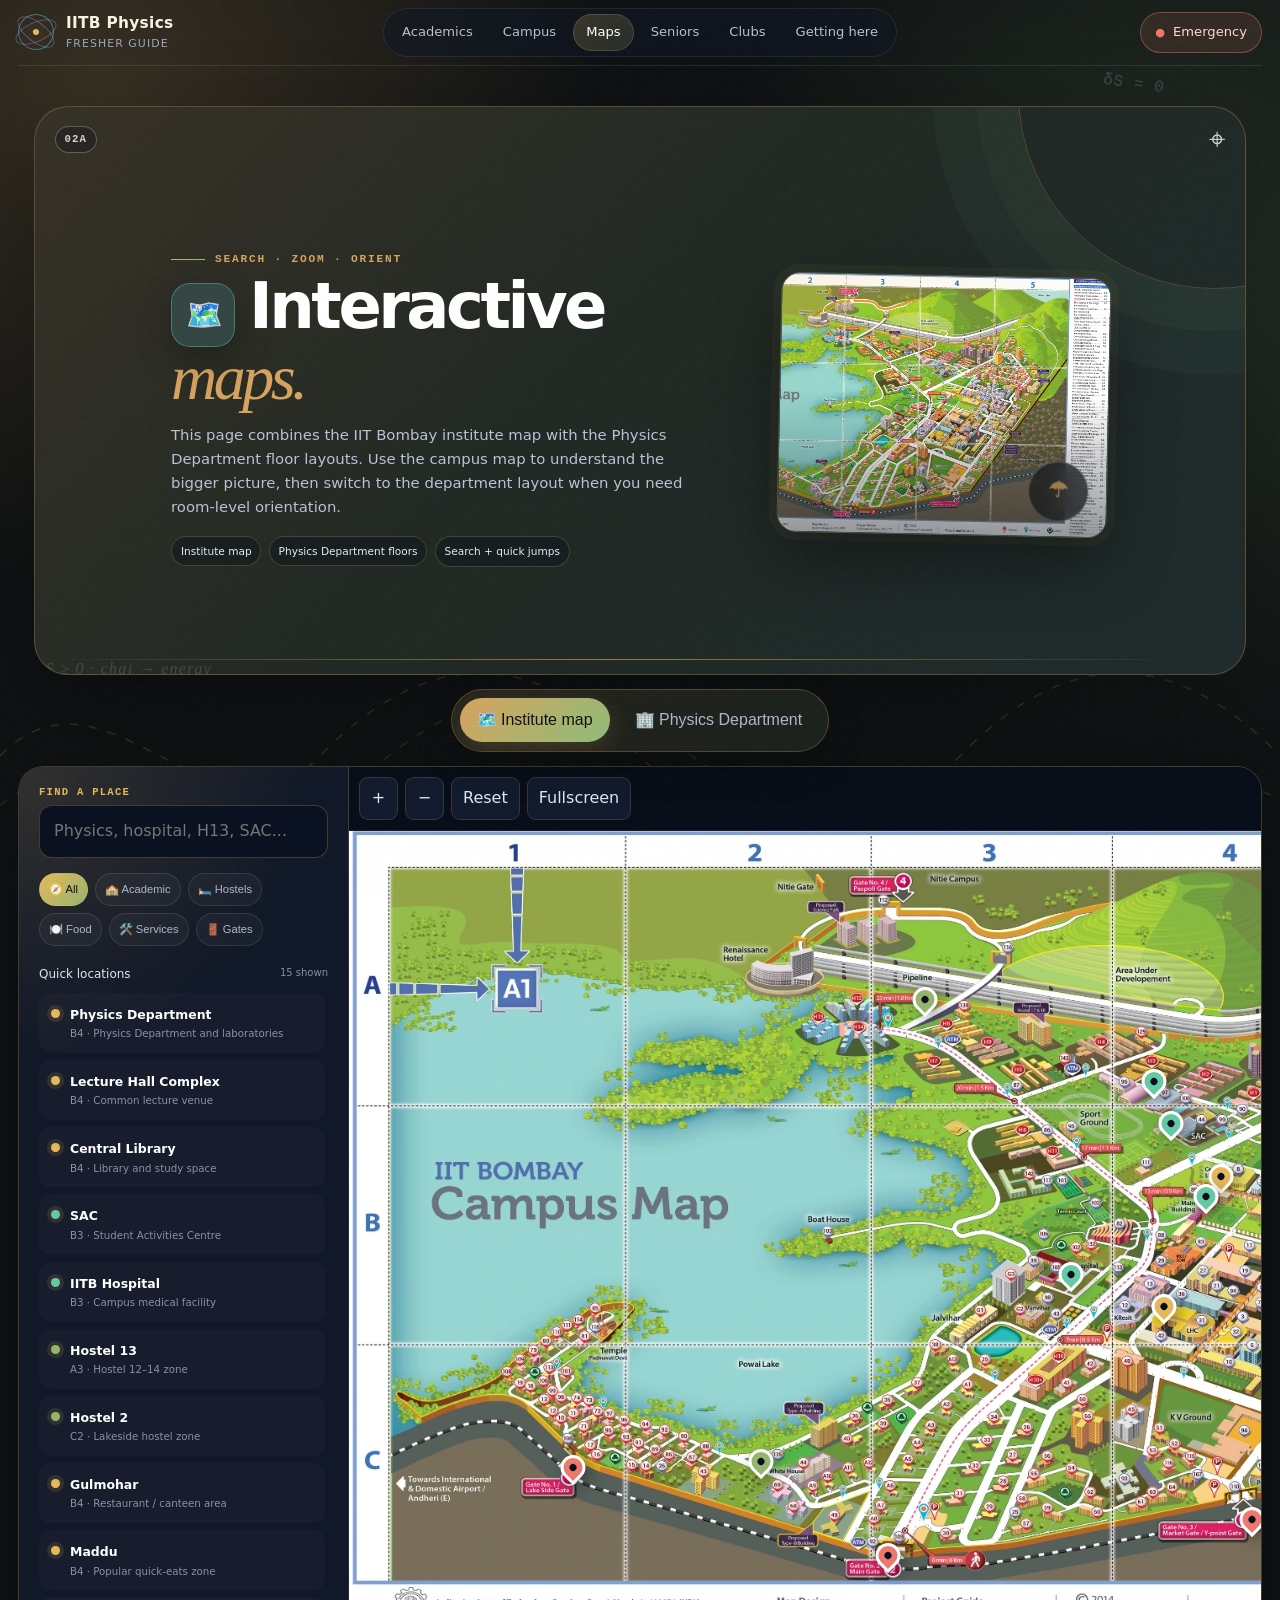
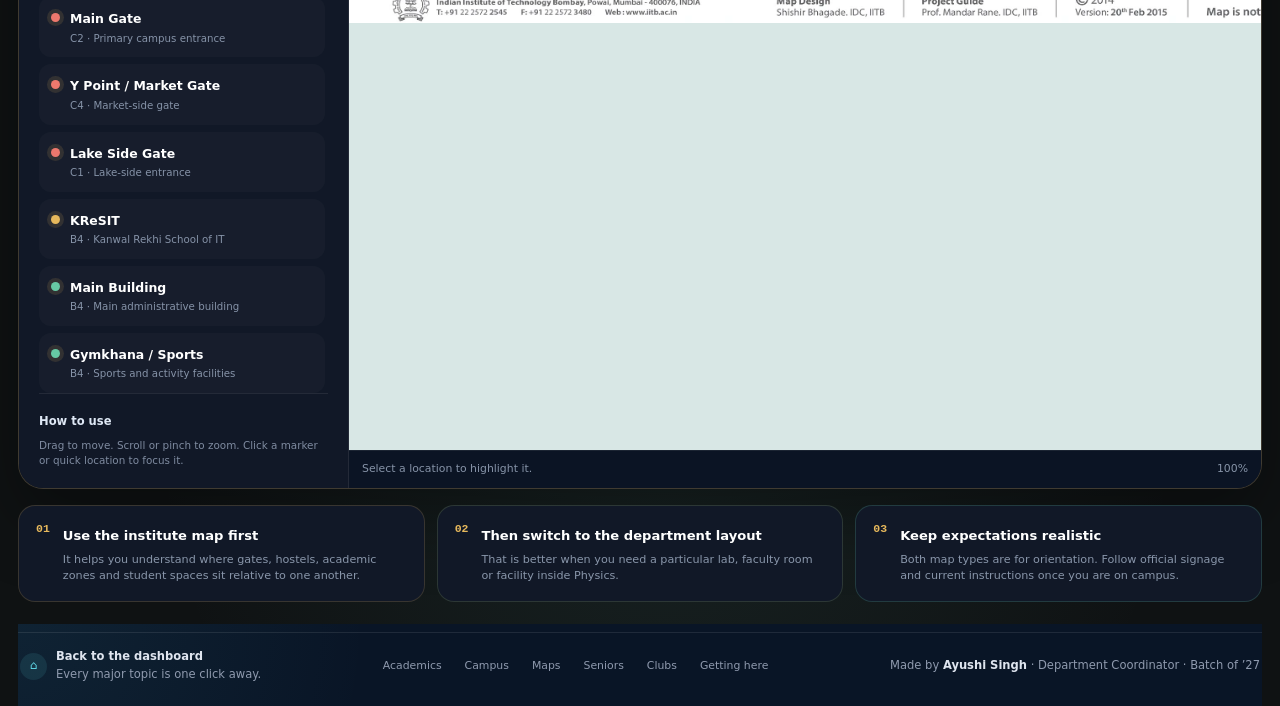
<file: campus-map.html>
<!DOCTYPE html>

<html lang="en">
<head>
<meta charset="utf-8"/>
<meta content="width=device-width,initial-scale=1" name="viewport"/>
<meta content="Interactive IIT Bombay campus map and Physics Department layouts for incoming students." name="description"/>
<meta content="#1a2238" name="theme-color"/>
<title>Interactive Maps — IITB Physics Fresher Guide</title>
<link href="./styles.css" rel="stylesheet"/>
</head>
<body class="physics-dashboard-page dashboard-subpage guide-page page-campus campus-map-page">
<a class="skip-link" href="#main">Skip to content</a>
<div aria-hidden="true" class="physics-sky subpage-physics-sky">
<span class="formula f1">r⃗ = (x,y)</span>
<span class="formula f2">δS = 0</span>
<span class="formula f3">you are here →</span>
<span class="formula f4">∇·E = ρ/ε₀</span>
<svg class="wave-field" preserveaspectratio="none" viewbox="0 0 1200 220">
<path d="M0,110 C100,20 200,200 300,110 S500,20 600,110 S800,200 900,110 S1100,20 1200,110"></path>
<path d="M0,150 C120,70 220,215 350,120 S560,55 700,140 S980,60 1200,145"></path>
</svg>
</div>
<nav aria-label="Primary navigation" class="dashboard-nav subpage-dashboard-nav">
<a class="dashboard-brand" href="./index.html"><span aria-hidden="true" class="brand-orbit"><i></i></span><span><strong>IITB Physics</strong><small>Fresher Guide</small></span></a>
<div class="dashboard-nav-links">
<a href="./academics.html">Academics</a>
<a href="./campus-life.html">Campus</a><a aria-current="page" class="active" href="./campus-map.html">Maps</a>
<a href="./seniors.html">Seniors</a>
<a href="./clubs.html">Clubs</a>
<a href="./transport.html">Getting here</a>
</div>
<a class="emergency-pill" href="./emergency.html"><span>●</span> Emergency</a>
</nav>
<main class="dashboard-main dashboard-subpage-main campus-map-main" id="main">
<section class="page-hero map-page-hero">
<div class="subpage-card-topline"><span class="card-index">02A</span><span class="card-symbol">⌖</span></div>
<div class="shell page-hero-grid map-hero-grid">
<div class="reveal">
<p class="kicker">Search · zoom · orient</p>
<h1 class="page-title"><span aria-hidden="true" class="page-title-icon icon-cyan">🗺️</span>Interactive <em>maps.</em></h1>
<p class="lede">This page combines the IIT Bombay institute map with the Physics Department floor layouts. Use the campus map to understand the bigger picture, then switch to the department layout when you need room-level orientation.</p>
<div class="subpage-meta"><span>Institute map</span><span>Physics Department floors</span><span>Search + quick jumps</span></div>
</div>
<figure class="page-visual reveal map-hero-visual"><img alt="IIT Bombay campus map preview" src="./assets/iitb-campus-map.webp"/></figure>
</div>
</section>
<section class="section">
<div class="shell">
<div class="tab-bar map-top-tabs" data-tabs=".map-panel">
<button class="tab-button" data-tab="institute-map" type="button">🗺️ Institute map</button>
<button class="tab-button" data-tab="department-layout" type="button">🏢 Physics Department</button>
</div>
<section class="map-panel active" id="institute-map">
<div class="map-shell">
<aside aria-label="Map controls" class="map-sidebar">
<div class="map-search-wrap">
<label for="map-search">Find a place</label>
<input autocomplete="off" id="map-search" placeholder="Physics, hospital, H13, SAC..." type="search"/>
</div>
<div aria-label="Filter locations" class="map-categories" role="group">
<button class="map-chip active" data-map-filter="all" type="button">🧭 All</button>
<button class="map-chip" data-map-filter="academic" type="button">🏫 Academic</button>
<button class="map-chip" data-map-filter="hostel" type="button">🛏️ Hostels</button>
<button class="map-chip" data-map-filter="food" type="button">🍽️ Food</button>
<button class="map-chip" data-map-filter="service" type="button">🛠️ Services</button>
<button class="map-chip" data-map-filter="gate" type="button">🚪 Gates</button>
</div>
<div class="map-results-head"><span>Quick locations</span><small id="map-result-count">0 shown</small></div>
<div class="map-results" id="map-results"></div>
<div class="map-help"><strong>How to use</strong><p>Drag to move. Scroll or pinch to zoom. Click a marker or quick location to focus it.</p></div>
</aside>
<div class="map-stage-wrap">
<div aria-label="Map controls" class="map-toolbar">
<button aria-label="Zoom in" id="map-zoom-in" type="button">+</button>
<button aria-label="Zoom out" id="map-zoom-out" type="button">−</button>
<button id="map-reset" type="button">Reset</button>
<button id="map-fullscreen" type="button">Fullscreen</button>
</div>
<div aria-label="Interactive IIT Bombay campus map" class="map-viewport" id="map-viewport" tabindex="0">
<div class="map-canvas" id="map-canvas">
<img alt="Illustrated IIT Bombay campus map" src="./assets/iitb-campus-map.webp"/>
<div class="map-markers" id="map-markers"></div>
</div>
</div>
<div class="map-status"><span id="map-selection">Select a location to highlight it.</span><span id="map-zoom-label">100%</span></div>
</div>
</div>
</section>
<section class="map-panel" id="department-layout">
<div class="dept-shell panel">
<div class="dept-sidebar">
<p class="eyebrow">Physics Department</p>
<h2><span aria-hidden="true" class="pop-icon icon-blue">🏢</span>Floor layouts</h2>
<p class="dept-copy">These booklet layouts are presented in a cleaner viewer so you can switch floors quickly. The original room labels are preserved, but the display is restyled for readability.</p>
<div aria-label="Physics Department floors" class="dept-floor-tabs" role="tablist">
<button aria-selected="true" class="dept-floor-tab active" data-floor="ground" role="tab" type="button">0️⃣ Ground floor</button>
<button aria-selected="false" class="dept-floor-tab" data-floor="first" role="tab" type="button">1️⃣ First floor</button>
<button aria-selected="false" class="dept-floor-tab" data-floor="second" role="tab" type="button">2️⃣ Second floor</button>
<button aria-selected="false" class="dept-floor-tab" data-floor="third" role="tab" type="button">3️⃣ Third floor</button>
</div>
<div class="dept-meta" id="dept-meta"></div>
<div class="dept-notes">
<article><span>Tip</span><p>Use this for room-level orientation after you reach the department building.</p></article>
<article><span>Note</span><p>Layouts come from the freshie booklet, so some rooms may shift over time.</p></article>
</div>
</div>
<div class="dept-viewer-wrap">
<div class="dept-toolbar">
<button id="dept-zoom-in" type="button">+</button>
<button id="dept-zoom-out" type="button">−</button>
<button id="dept-reset" type="button">Reset</button>
<button id="dept-fullscreen" type="button">Fullscreen</button>
</div>
<div aria-label="Physics Department floor viewer" class="dept-viewport" id="dept-viewport" tabindex="0">
<div class="dept-canvas" id="dept-canvas">
<img alt="Physics Department ground floor layout" id="dept-image" src="./assets/physics-ground-floor.webp"/>
</div>
</div>
</div>
</div>
</section>
<section class="map-note-grid">
<article><span>01</span><div><strong>Use the institute map first</strong><p>It helps you understand where gates, hostels, academic zones and student spaces sit relative to one another.</p></div></article>
<article><span>02</span><div><strong>Then switch to the department layout</strong><p>That is better when you need a particular lab, faculty room or facility inside Physics.</p></div></article>
<article><span>03</span><div><strong>Keep expectations realistic</strong><p>Both map types are for orientation. Follow official signage and current instructions once you are on campus.</p></div></article>
</section>
</div>
</section>
</main>
<footer class="dashboard-subpage-footer"><div class="dashboard-bottom subpage-bottom"><a class="bottom-note back-dashboard" href="./index.html"><span>⌂</span><p><strong>Back to the dashboard</strong><br/>Every major topic is one click away.</p></a><div aria-label="Guide links" class="subpage-footer-links"><a href="./academics.html">Academics</a><a href="./campus-life.html">Campus</a><a href="./campus-map.html">Maps</a><a href="./seniors.html">Seniors</a><a href="./clubs.html">Clubs</a><a href="./transport.html">Getting here</a></div><p class="maker-credit">Made by <strong>Ayushi Singh</strong> · Department Coordinator · Batch of ’27</p></div></footer>
<script src="./site.js"></script>
<script>
const locations = [
  {id:'physics', name:'Physics Department', category:'academic', zone:'B4', x:57.8, y:70.1, note:'Physics Department and laboratories'},
  {id:'lhc', name:'Lecture Hall Complex', category:'academic', zone:'B4', x:59.6, y:56.2, note:'Common lecture venue'},
  {id:'library', name:'Central Library', category:'academic', zone:'B4', x:51.5, y:45.2, note:'Library and study space'},
  {id:'sac', name:'SAC', category:'service', zone:'B3', x:48.5, y:38.5, note:'Student Activities Centre'},
  {id:'hospital', name:'IITB Hospital', category:'service', zone:'B3', x:42.6, y:57.6, note:'Campus medical facility'},
  {id:'h13', name:'Hostel 13', category:'hostel', zone:'A3', x:34.0, y:22.8, note:'Hostel 12–14 zone'},
  {id:'h2', name:'Hostel 2', category:'hostel', zone:'C2', x:24.3, y:81.2, note:'Lakeside hostel zone'},
  {id:'gulmohar', name:'Gulmohar', category:'food', zone:'B4', x:56.4, y:51.3, note:'Restaurant / canteen area'},
  {id:'maddu', name:'Maddu', category:'food', zone:'B4', x:60.8, y:52.9, note:'Popular quick-eats zone'},
  {id:'main-gate', name:'Main Gate', category:'gate', zone:'C2', x:31.8, y:93.1, note:'Primary campus entrance'},
  {id:'yp-gate', name:'Y Point / Market Gate', category:'gate', zone:'C4', x:53.3, y:88.5, note:'Market-side gate'},
  {id:'lake-gate', name:'Lake Side Gate', category:'gate', zone:'C1', x:13.2, y:82.0, note:'Lake-side entrance'},
  {id:'kresit', name:'KReSIT', category:'academic', zone:'B4', x:48.1, y:61.6, note:'Kanwal Rekhi School of IT'},
  {id:'main-building', name:'Main Building', category:'service', zone:'B4', x:50.6, y:47.7, note:'Main administrative building'},
  {id:'gymkhana', name:'Gymkhana / Sports', category:'service', zone:'B4', x:47.5, y:33.2, note:'Sports and activity facilities'}
];
const floorData = {
  ground: {title:'Ground floor', image:'./assets/physics-ground-floor.webp', note:'Clean room, materials labs, workshop, STAR lab and central facilities.'},
  first: {title:'First floor', image:'./assets/physics-first-floor.webp', note:'Electronics, general physics, solids state and nuclear physics related rooms.'},
  second: {title:'Second floor', image:'./assets/physics-second-floor.webp', note:'Faculty rooms, theory/research rooms and upper-floor academic spaces.'},
  third: {title:'Third floor', image:'./assets/physics-third-floor.webp', note:'Additional faculty and research rooms shown in the booklet layout.'}
};

function initDraggableZoom(viewport, canvas, zoomLabel, onReset){
  let scale = 1, tx = 0, ty = 0, dragging = false, start = {x:0,y:0}, origin = {x:0,y:0};
  function apply(){
    canvas.style.transform = `translate(${tx}px, ${ty}px) scale(${scale})`;
    if (zoomLabel) zoomLabel.textContent = `${Math.round(scale*100)}%`;
  }
  function clamp(v){ return Math.min(4, Math.max(.65, v)); }
  function zoomAt(next, clientX, clientY){
    const rect = viewport.getBoundingClientRect();
    const x = clientX - rect.left, y = clientY - rect.top;
    const old = scale; scale = clamp(next); const f = scale / old;
    tx = x - (x - tx) * f; ty = y - (y - ty) * f; apply();
  }
  viewport.addEventListener('wheel', e => { e.preventDefault(); zoomAt(scale * (e.deltaY < 0 ? 1.12 : .89), e.clientX, e.clientY); }, {passive:false});
  viewport.addEventListener('dblclick', e => zoomAt(scale * 1.35, e.clientX, e.clientY));
  viewport.addEventListener('pointerdown', e => {
    dragging = true; viewport.setPointerCapture(e.pointerId); start = {x:e.clientX,y:e.clientY}; origin = {x:tx,y:ty}; viewport.classList.add('dragging');
  });
  viewport.addEventListener('pointermove', e => { if(!dragging) return; tx = origin.x + e.clientX - start.x; ty = origin.y + e.clientY - start.y; apply(); });
  function endDrag(e){ if (dragging && viewport.hasPointerCapture(e.pointerId)) viewport.releasePointerCapture(e.pointerId); dragging = false; viewport.classList.remove('dragging'); }
  viewport.addEventListener('pointerup', endDrag); viewport.addEventListener('pointercancel', endDrag);
  return {
    zoomIn(){ const r=viewport.getBoundingClientRect(); zoomAt(scale*1.2, r.left+r.width/2, r.top+r.height/2); },
    zoomOut(){ const r=viewport.getBoundingClientRect(); zoomAt(scale/1.2, r.left+r.width/2, r.top+r.height/2); },
    reset(){ scale=1; tx=0; ty=0; apply(); if(onReset) onReset(); },
    setView(nextScale,nextTx,nextTy){ scale=clamp(nextScale); tx=nextTx; ty=nextTy; apply(); },
    apply
  };
}

// Institute map
const mapViewport = document.querySelector('#map-viewport');
const mapCanvas = document.querySelector('#map-canvas');
const markerLayer = document.querySelector('#map-markers');
const resultList = document.querySelector('#map-results');
const search = document.querySelector('#map-search');
const count = document.querySelector('#map-result-count');
const selection = document.querySelector('#map-selection');
const zoomLabel = document.querySelector('#map-zoom-label');
const chips = [...document.querySelectorAll('.map-chip')];
let activeFilter = 'all';
let selectedId = '';
const mapControls = initDraggableZoom(mapViewport, mapCanvas, zoomLabel, () => { selectedId=''; selection.textContent='Select a location to highlight it.'; updateMarkers(); });
function visibleLocations(){
  const q = search.value.trim().toLowerCase();
  return locations.filter(loc => (activeFilter==='all'||loc.category===activeFilter) && (!q || `${loc.name} ${loc.zone} ${loc.note}`.toLowerCase().includes(q)));
}
function focusLocation(loc){
  selectedId = loc.id;
  const rect = mapViewport.getBoundingClientRect();
  const px = mapCanvas.offsetWidth * loc.x / 100;
  const py = mapCanvas.offsetHeight * loc.y / 100;
  const focusScale = 1.85;
  const tx = rect.width / 2 - px * focusScale;
  const ty = rect.height / 2 - py * focusScale;
  mapControls.setView(focusScale, tx, ty);
  selection.innerHTML = `<strong>${loc.name}</strong> · ${loc.zone} · ${loc.note}`;
  updateMarkers();
}
function updateMarkers(){
  const ids = new Set(visibleLocations().map(v => v.id));
  [...markerLayer.children].forEach(marker => {
    marker.hidden = !ids.has(marker.dataset.id);
    marker.classList.toggle('selected', marker.dataset.id === selectedId);
  });
}
function renderResults(){
  const visible = visibleLocations();
  count.textContent = `${visible.length} shown`;
  resultList.innerHTML = '';
  visible.forEach(loc => {
    const btn = document.createElement('button');
    btn.type = 'button'; btn.className = 'map-result'; btn.dataset.category = loc.category;
    btn.innerHTML = `<span class="map-result-dot"></span><span><strong>${loc.name}</strong><small>${loc.zone} · ${loc.note}</small></span>`;
    btn.addEventListener('click', () => focusLocation(loc));
    resultList.appendChild(btn);
  });
  if (!visible.length) resultList.innerHTML = '<p class="map-empty">No matching location.</p>';
  updateMarkers();
}
locations.forEach(loc => {
  const marker = document.createElement('button');
  marker.type='button'; marker.className='map-marker'; marker.dataset.id=loc.id; marker.dataset.category=loc.category;
  marker.style.left = `${loc.x}%`; marker.style.top = `${loc.y}%`; marker.setAttribute('aria-label', loc.name);
  marker.innerHTML = '<span></span><b>'+loc.name+'</b>';
  marker.addEventListener('click', e => { e.stopPropagation(); focusLocation(loc); });
  markerLayer.appendChild(marker);
});
chips.forEach(chip => chip.addEventListener('click', () => { activeFilter = chip.dataset.mapFilter; chips.forEach(c => c.classList.toggle('active', c===chip)); renderResults(); }));
search.addEventListener('input', renderResults);
document.querySelector('#map-zoom-in').addEventListener('click', () => mapControls.zoomIn());
document.querySelector('#map-zoom-out').addEventListener('click', () => mapControls.zoomOut());
document.querySelector('#map-reset').addEventListener('click', () => mapControls.reset());
document.querySelector('#map-fullscreen').addEventListener('click', async () => { const el=document.querySelector('.map-stage-wrap'); if(!document.fullscreenElement) await el.requestFullscreen(); else await document.exitFullscreen(); });
renderResults();
mapControls.apply();

// Department layout
const deptTabs = [...document.querySelectorAll('.dept-floor-tab')];
const deptMeta = document.querySelector('#dept-meta');
const deptImage = document.querySelector('#dept-image');
const deptCanvas = document.querySelector('#dept-canvas');
const deptViewport = document.querySelector('#dept-viewport');
const deptControls = initDraggableZoom(deptViewport, deptCanvas, null, null);
function setFloor(id){
  const data = floorData[id]; if(!data) return;
  deptTabs.forEach(tab => { const active = tab.dataset.floor === id; tab.classList.toggle('active', active); tab.setAttribute('aria-selected', String(active)); });
  deptImage.src = data.image; deptImage.alt = `Physics Department ${data.title.toLowerCase()} layout`;
  deptMeta.innerHTML = `<strong>${data.title}</strong><p>${data.note}</p>`;
  deptControls.reset();
}
deptTabs.forEach(tab => tab.addEventListener('click', () => setFloor(tab.dataset.floor)));
document.querySelector('#dept-zoom-in').addEventListener('click', () => deptControls.zoomIn());
document.querySelector('#dept-zoom-out').addEventListener('click', () => deptControls.zoomOut());
document.querySelector('#dept-reset').addEventListener('click', () => deptControls.reset());
document.querySelector('#dept-fullscreen').addEventListener('click', async () => { const el=document.querySelector('.dept-viewer-wrap'); if(!document.fullscreenElement) await el.requestFullscreen(); else await document.exitFullscreen(); });
setFloor('ground');
</script>
</body>
</html>
</file>
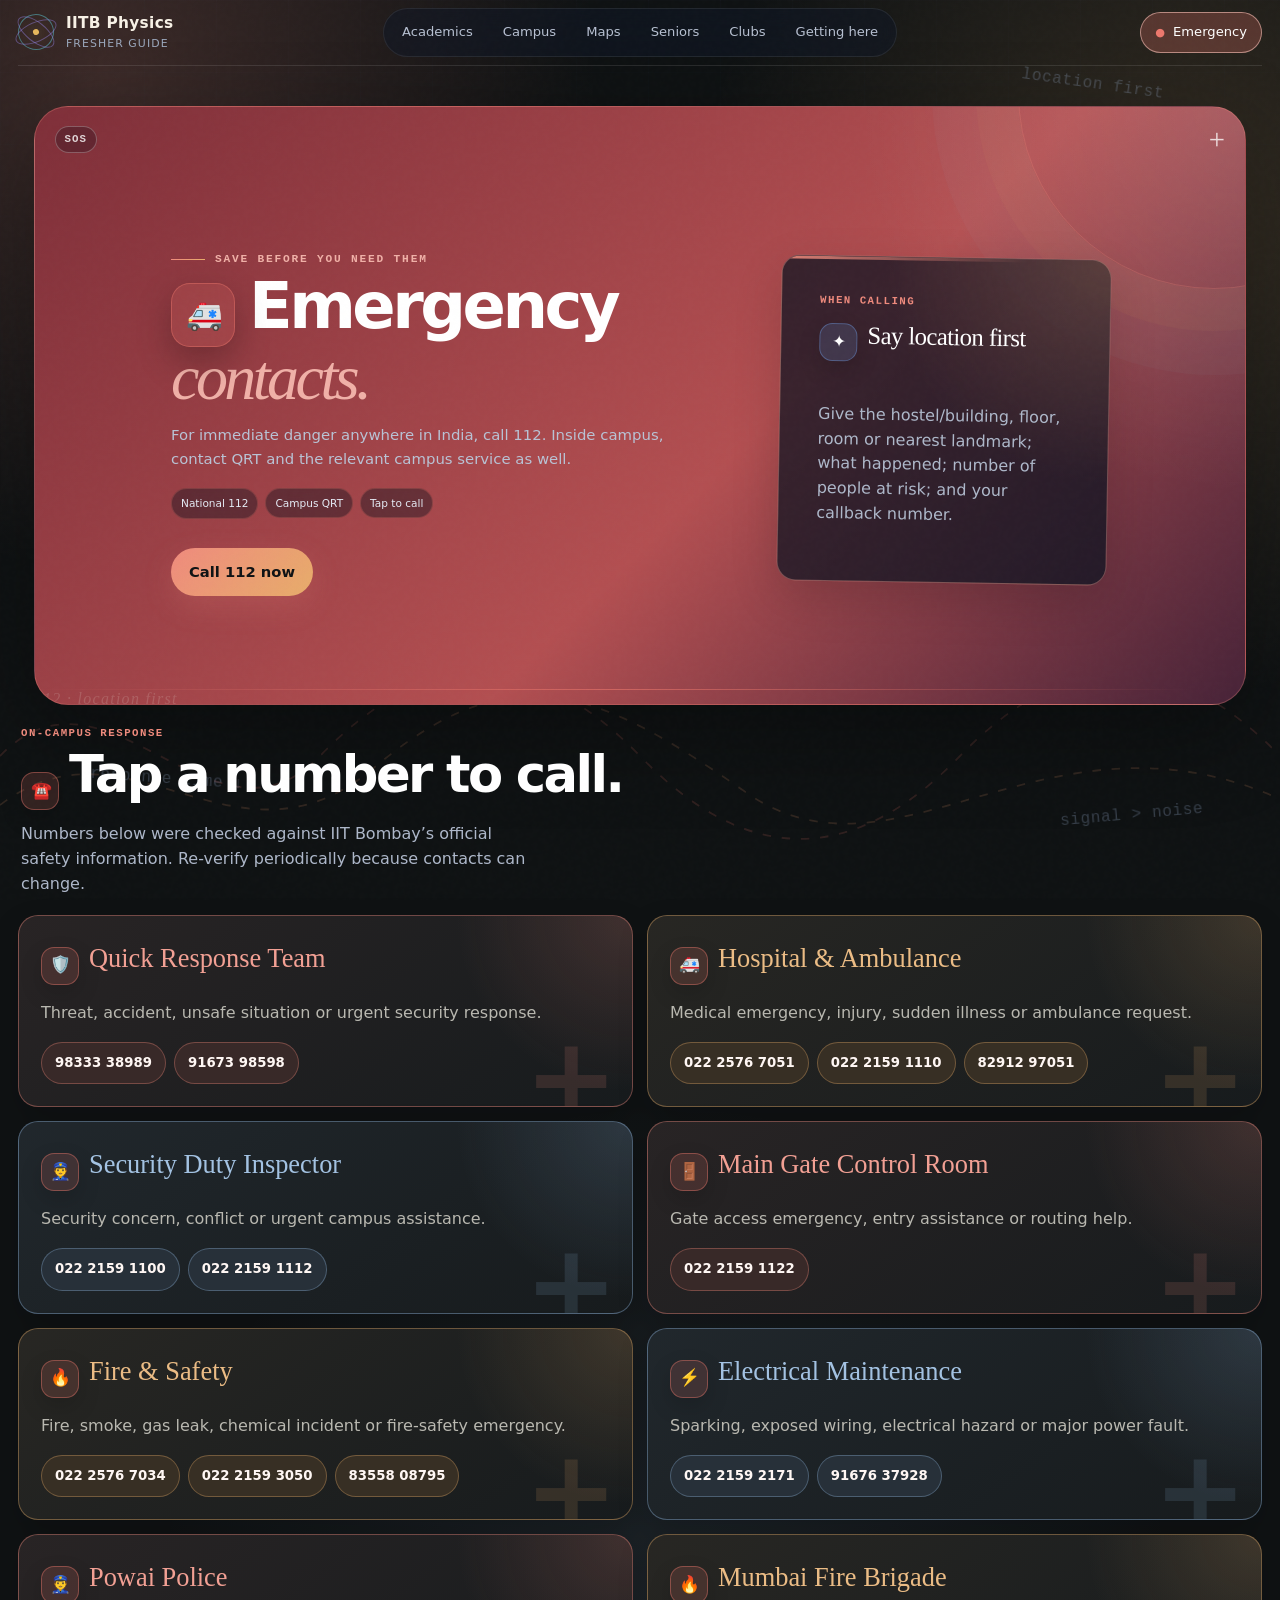
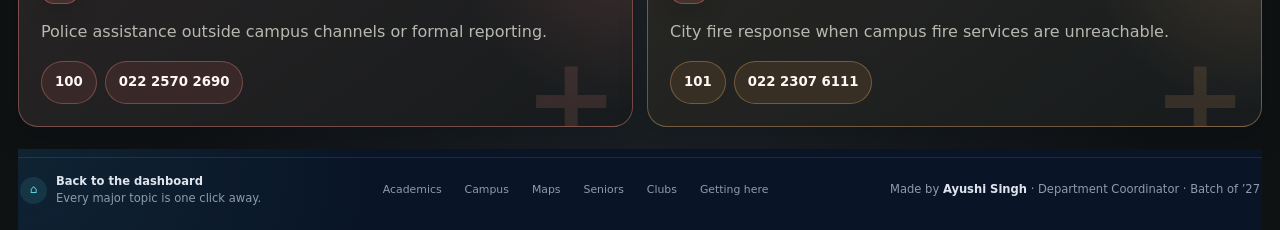
<file: emergency.html>
<!DOCTYPE html>

<html lang="en"><head><meta charset="utf-8"/><meta content="width=device-width,initial-scale=1" name="viewport"/><meta content="#4b2425" name="theme-color"/><meta content="IIT Bombay emergency contacts for security, ambulance, hospital and fire response." name="description"/><title>Emergency Contacts — IITB Fresher Guide</title><link href="./styles.css" rel="stylesheet"/><style>.call-grid{display:grid;grid-template-columns:repeat(2,1fr);gap:14px}.call-card{padding:22px;border:1px solid rgba(214,111,98,.28);border-radius:20px;background:rgba(109,64,51,.36)}.call-card h2{margin:0 0 7px;font-family:Georgia,serif;font-size:1.65rem;font-weight:500}.call-card p{color:var(--muted)}.call-actions{display:flex;flex-wrap:wrap;gap:8px;margin-top:16px}.call-button{display:inline-flex;padding:10px 13px;border-radius:999px;background:var(--ink);color:var(--paper);font-weight:800;text-decoration:none;font-size:.83rem}.national{background:#6d4033!important}@media(max-width:720px){.call-grid{grid-template-columns:1fr}}</style></head><body class="physics-dashboard-page dashboard-subpage guide-page page-emergency"><a class="skip-link" href="#main">Skip to content</a>
<div aria-hidden="true" class="physics-sky subpage-physics-sky">
<span class="formula f1">112</span>
<span class="formula f2">location first</span>
<span class="formula f3">response time ↓</span>
<span class="formula f4">signal &gt; noise</span>
<svg class="wave-field" preserveaspectratio="none" viewbox="0 0 1200 220">
<path d="M0,110 C100,20 200,200 300,110 S500,20 600,110 S800,200 900,110 S1100,20 1200,110"></path>
<path d="M0,150 C120,70 220,215 350,120 S560,55 700,140 S980,60 1200,145"></path>
</svg>
</div>
<nav aria-label="Primary navigation" class="dashboard-nav subpage-dashboard-nav">
<a class="dashboard-brand" href="./index.html">
<span aria-hidden="true" class="brand-orbit"><i></i></span>
<span><strong>IITB Physics</strong><small>Fresher Guide</small></span>
</a>
<div class="dashboard-nav-links">
<a href="./academics.html">Academics</a><a href="./campus-life.html">Campus</a><a href="./campus-map.html">Maps</a><a href="./seniors.html">Seniors</a><a href="./clubs.html">Clubs</a><a href="./transport.html">Getting here</a>
</div>
<a class="emergency-pill active" href="./emergency.html"><span>●</span> Emergency</a>
</nav><main class="dashboard-main dashboard-subpage-main" id="main"><section class="page-hero national"><div class="subpage-card-topline"><span class="card-index">SOS</span><span class="card-symbol">+</span></div><div class="shell page-hero-grid"><div><p class="kicker" style="color:#f0b1a8">Save before you need them</p><h1 class="page-title"><span aria-hidden="true" class="page-title-icon icon-red">🚑</span>Emergency <em style="color:#f0b1a8">contacts.</em></h1><p class="lede">For immediate danger anywhere in India, call 112. Inside campus, contact QRT and the relevant campus service as well.</p><div class="subpage-meta"><span>National 112</span><span>Campus QRT</span><span>Tap to call</span></div><div class="hero-actions"><a class="btn btn-primary" href="tel:112">Call 112 now</a></div></div><div class="panel"><p class="eyebrow">When calling</p><h3><span aria-hidden="true" class="pop-icon icon-blue">✦</span>Say location first</h3><p>Give the hostel/building, floor, room or nearest landmark; what happened; number of people at risk; and your callback number.</p></div></div></section><section class="section"><div class="shell"><div class="section-head"><div><p class="eyebrow">On-campus response</p><h2 class="section-title"><span aria-hidden="true" class="pop-icon icon-red">☎️</span>Tap a number to call.</h2><p class="section-copy">Numbers below were checked against IIT Bombay’s official safety information. Re-verify periodically because contacts can change.</p></div></div><div class="call-grid"><article class="call-card"><h2><span aria-hidden="true" class="pop-icon icon-red">🛡️</span>Quick Response Team</h2><p>Threat, accident, unsafe situation or urgent security response.</p><div class="call-actions"><a class="call-button" href="tel:+919833338989">98333 38989</a><a class="call-button" href="tel:+919167398598">91673 98598</a></div></article><article class="call-card"><h2><span aria-hidden="true" class="pop-icon icon-red">🚑</span>Hospital &amp; Ambulance</h2><p>Medical emergency, injury, sudden illness or ambulance request.</p><div class="call-actions"><a class="call-button" href="tel:+912225767051">022 2576 7051</a><a class="call-button" href="tel:+912221591110">022 2159 1110</a><a class="call-button" href="tel:+918291297051">82912 97051</a></div></article><article class="call-card"><h2><span aria-hidden="true" class="pop-icon icon-red">👮</span>Security Duty Inspector</h2><p>Security concern, conflict or urgent campus assistance.</p><div class="call-actions"><a class="call-button" href="tel:+912221591100">022 2159 1100</a><a class="call-button" href="tel:+912221591112">022 2159 1112</a></div></article><article class="call-card"><h2><span aria-hidden="true" class="pop-icon icon-red">🚪</span>Main Gate Control Room</h2><p>Gate access emergency, entry assistance or routing help.</p><div class="call-actions"><a class="call-button" href="tel:+912221591122">022 2159 1122</a></div></article><article class="call-card"><h2><span aria-hidden="true" class="pop-icon icon-red">🔥</span>Fire &amp; Safety</h2><p>Fire, smoke, gas leak, chemical incident or fire-safety emergency.</p><div class="call-actions"><a class="call-button" href="tel:+912225767034">022 2576 7034</a><a class="call-button" href="tel:+912221593050">022 2159 3050</a><a class="call-button" href="tel:+918355808795">83558 08795</a></div></article><article class="call-card"><h2><span aria-hidden="true" class="pop-icon icon-red">⚡</span>Electrical Maintenance</h2><p>Sparking, exposed wiring, electrical hazard or major power fault.</p><div class="call-actions"><a class="call-button" href="tel:+912221592171">022 2159 2171</a><a class="call-button" href="tel:+919167637928">91676 37928</a></div></article><article class="call-card"><h2><span aria-hidden="true" class="pop-icon icon-red">👮</span>Powai Police</h2><p>Police assistance outside campus channels or formal reporting.</p><div class="call-actions"><a class="call-button" href="tel:100">100</a><a class="call-button" href="tel:+912225702690">022 2570 2690</a></div></article><article class="call-card"><h2><span aria-hidden="true" class="pop-icon icon-red">🔥</span>Mumbai Fire Brigade</h2><p>City fire response when campus fire services are unreachable.</p><div class="call-actions"><a class="call-button" href="tel:101">101</a><a class="call-button" href="tel:+912223076111">022 2307 6111</a></div></article></div></div></section></main>
<footer class="dashboard-subpage-footer">
<div class="dashboard-bottom subpage-bottom">
<a class="bottom-note back-dashboard" href="./index.html">
<span>⌂</span>
<p><strong>Back to the dashboard</strong><br/>Every major topic is one click away.</p>
</a>
<div aria-label="Guide links" class="subpage-footer-links">
<a href="./academics.html">Academics</a>
<a href="./campus-life.html">Campus</a><a href="./campus-map.html">Maps</a>
<a href="./seniors.html">Seniors</a>
<a href="./clubs.html">Clubs</a>
<a href="./transport.html">Getting here</a>
</div>
<p class="maker-credit">Made by <strong>Ayushi Singh</strong> · Department Coordinator · Batch of ’27</p>
</div>
</footer><script src="./site.js"></script></body></html>
</file>
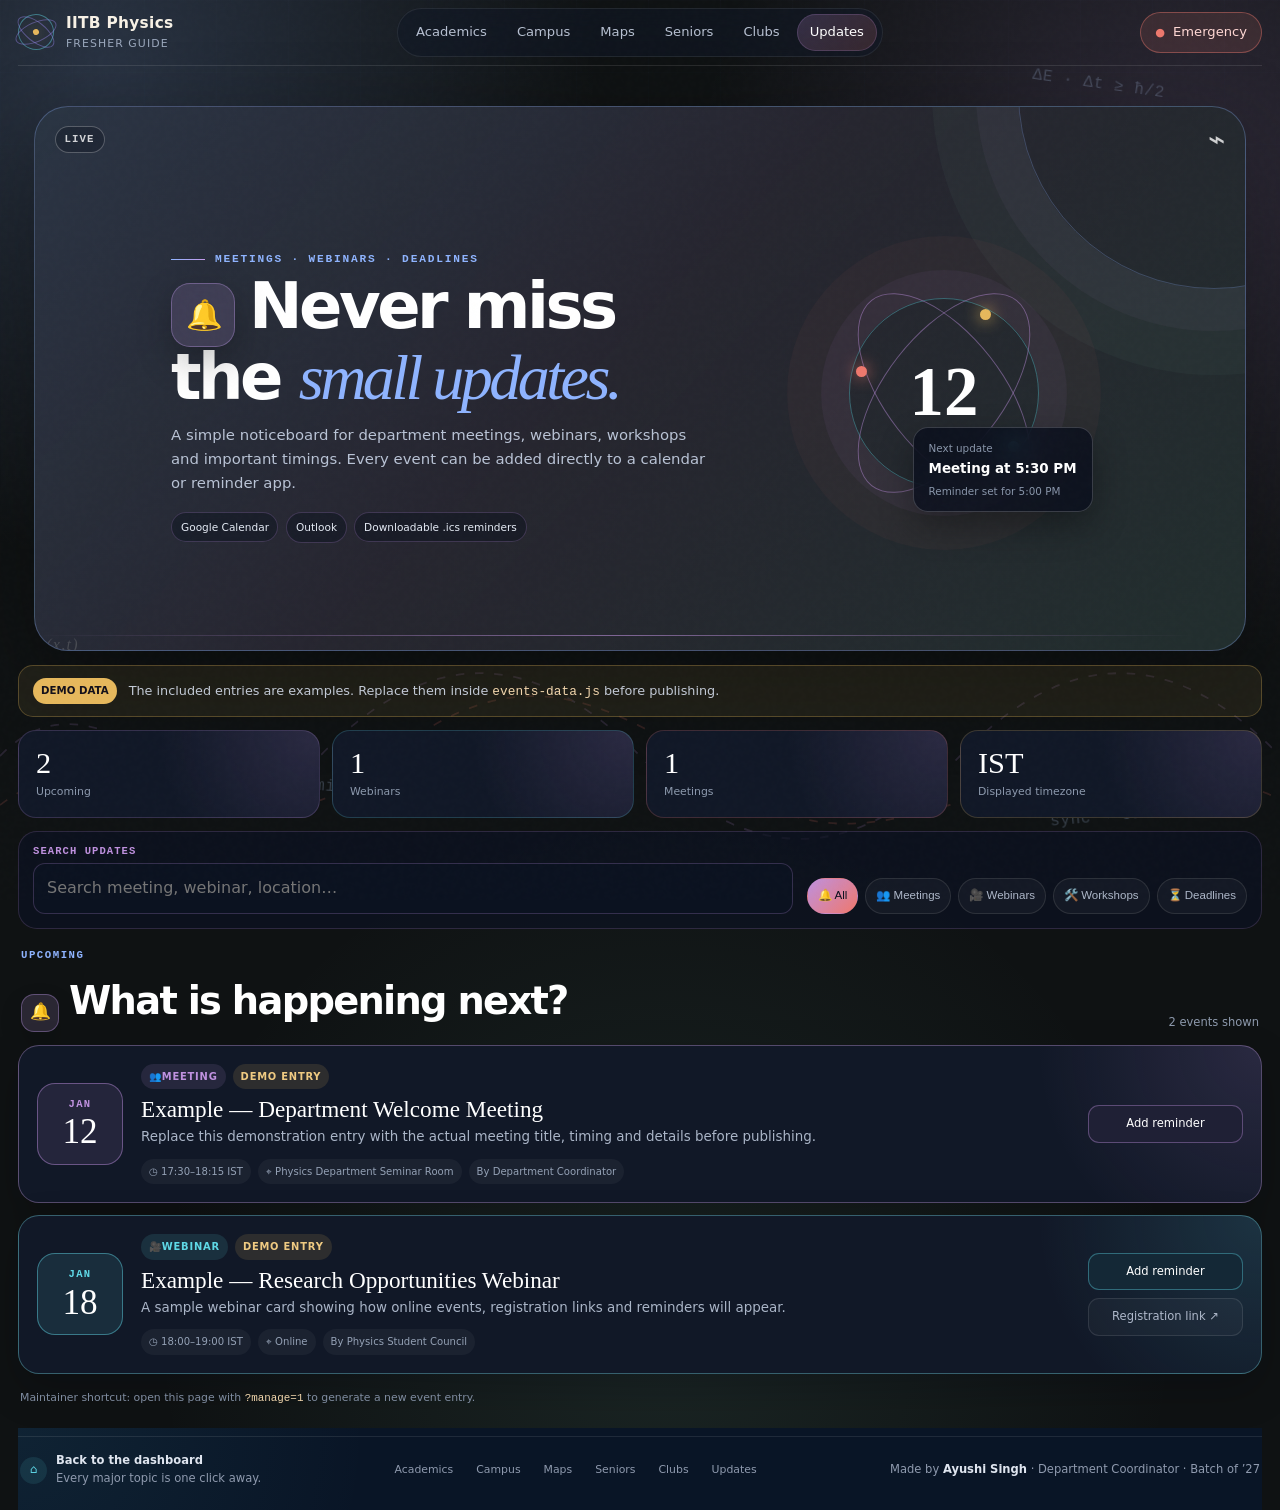
<file: events.html>
<!DOCTYPE html>

<html lang="en">
<head>
<meta charset="utf-8"/>
<meta content="width=device-width,initial-scale=1" name="viewport"/>
<meta content="Meetings, webinars, deadlines and student updates for IIT Bombay MSc Physics freshers." name="description"/>
<meta content="#291c3b" name="theme-color"/>
<title>Events &amp; Updates — IITB Physics Fresher Guide</title>
<link href="./styles.css" rel="stylesheet"/>
</head>
<body class="physics-dashboard-page dashboard-subpage guide-page page-events">
<a class="skip-link" href="#main">Skip to updates</a>
<div aria-hidden="true" class="physics-sky subpage-physics-sky">
<span class="formula f1">t → next event</span>
<span class="formula f2">ΔE · Δt ≥ ħ/2</span>
<span class="formula f3">reminder = event − 30 min</span>
<span class="formula f4">sync → calendar</span>
<svg class="wave-field" preserveaspectratio="none" viewbox="0 0 1200 220">
<path d="M0,110 C100,20 200,200 300,110 S500,20 600,110 S800,200 900,110 S1100,20 1200,110"></path>
<path d="M0,150 C120,70 220,215 350,120 S560,55 700,140 S980,60 1200,145"></path>
</svg>
</div>
<nav aria-label="Primary navigation" class="dashboard-nav subpage-dashboard-nav">
<a class="dashboard-brand" href="./index.html">
<span aria-hidden="true" class="brand-orbit"><i></i></span>
<span><strong>IITB Physics</strong><small>Fresher Guide</small></span>
</a>
<div class="dashboard-nav-links">
<a href="./academics.html">Academics</a>
<a href="./campus-life.html">Campus</a><a href="./campus-map.html">Maps</a>
<a href="./seniors.html">Seniors</a>
<a href="./clubs.html">Clubs</a>
<a class="active" href="./events.html">Updates</a>
</div>
<a class="emergency-pill" href="./emergency.html"><span>●</span> Emergency</a>
</nav>
<main class="dashboard-main dashboard-subpage-main" id="main">
<section class="page-hero events-page-hero">
<div class="subpage-card-topline">
<span class="card-index">LIVE</span>
<span class="card-symbol">⌁</span>
</div>
<div class="shell page-hero-grid">
<div class="reveal">
<p class="kicker">Meetings · Webinars · Deadlines</p>
<h1 class="page-title"><span aria-hidden="true" class="page-title-icon icon-violet">🔔</span>Never miss the <em>small updates.</em></h1>
<p class="lede">A simple noticeboard for department meetings, webinars, workshops and important timings. Every event can be added directly to a calendar or reminder app.</p>
<div class="subpage-meta">
<span>Google Calendar</span>
<span>Outlook</span>
<span>Downloadable .ics reminders</span>
</div>
</div>
<div aria-hidden="true" class="events-hero-visual reveal">
<div class="event-orbit">
<span class="orbit-date">12</span>
<i class="orbit-one"></i>
<i class="orbit-two"></i>
<i class="orbit-three"></i>
</div>
<div class="hero-notice-card">
<span>Next update</span>
<strong>Meeting at 5:30 PM</strong>
<small>Reminder set for 5:00 PM</small>
</div>
</div>
</div>
</section>
<section class="section">
<div class="shell">
<div class="events-demo-banner" id="demo-banner">
<span>Demo data</span>
<p>The included entries are examples. Replace them inside <code>events-data.js</code> before publishing.</p>
</div>
<section aria-label="Event summary" class="events-summary">
<div><strong id="upcoming-count">2</strong><span>Upcoming</span></div>
<div><strong id="webinar-count">1</strong><span>Webinars</span></div>
<div><strong id="meeting-count">1</strong><span>Meetings</span></div>
<div><strong>IST</strong><span>Displayed timezone</span></div>
</section>
<section aria-label="Search and filter events" class="events-controls">
<label class="events-search">
<span>Search updates</span>
<input autocomplete="off" id="event-search" placeholder="Search meeting, webinar, location…" type="search"/>
</label>
<div aria-label="Filter event category" class="event-filter-row" role="group">
<button class="event-filter active" data-event-filter="all" type="button">🔔 All</button>
<button class="event-filter" data-event-filter="meeting" type="button">👥 Meetings</button>
<button class="event-filter" data-event-filter="webinar" type="button">🎥 Webinars</button>
<button class="event-filter" data-event-filter="workshop" type="button">🛠️ Workshops</button>
<button class="event-filter" data-event-filter="deadline" type="button">⏳ Deadlines</button>
</div>
</section>
<section class="events-section-head">
<div>
<p class="eyebrow">Upcoming</p>
<h2><span aria-hidden="true" class="pop-icon icon-violet">🔔</span>What is happening next?</h2>
</div>
<p aria-live="polite" id="event-result-count">2 events shown</p>
</section>
<div class="events-list" id="events-list">
<article class="event-card" data-event-category="meeting">
<div class="event-date-tile"><span>JAN</span><strong>12</strong></div>
<div class="event-card-main">
<div class="event-card-topline">
<span class="event-category">Meeting</span>
<span class="event-draft-badge">Demo entry</span>
</div>
<h3><span aria-hidden="true" class="pop-icon icon-blue">✦</span>Example — Department Welcome Meeting</h3>
<p>Replace this demonstration entry with the actual meeting title, timing and details before publishing.</p>
<div class="event-meta">
<span>◷ 17:30–18:15 IST</span>
<span>⌖ Physics Department Seminar Room</span>
<span>By Department Coordinator</span>
</div>
</div>
<div class="event-card-actions">
<details class="reminder-menu">
<summary>Add reminder</summary>
<div class="reminder-options">
<button disabled="" type="button">Google Calendar</button>
<button disabled="" type="button">Outlook</button>
<button disabled="" type="button">Download .ics</button>
</div>
</details>
</div>
</article>
<article class="event-card" data-event-category="webinar">
<div class="event-date-tile"><span>JAN</span><strong>18</strong></div>
<div class="event-card-main">
<div class="event-card-topline">
<span class="event-category">Webinar</span>
<span class="event-draft-badge">Demo entry</span>
</div>
<h3><span aria-hidden="true" class="pop-icon icon-cyan">🔬</span>Example — Research Opportunities Webinar</h3>
<p>A sample webinar card showing how online events, registration links and reminders will appear.</p>
<div class="event-meta">
<span>◷ 18:00–19:00 IST</span>
<span>⌖ Online</span>
<span>By Physics Student Council</span>
</div>
</div>
<div class="event-card-actions">
<details class="reminder-menu">
<summary>Add reminder</summary>
<div class="reminder-options">
<button disabled="" type="button">Google Calendar</button>
<button disabled="" type="button">Outlook</button>
<button disabled="" type="button">Download .ics</button>
</div>
</details>
<a class="event-secondary-action" href="https://example.com/replace-this-link" rel="noopener" target="_blank">Registration link ↗</a>
</div>
</article>
</div>
<section class="past-events-section" hidden="" id="past-events-section">
<details>
<summary>View previous updates <span id="past-count"></span></summary>
<div class="events-list compact" id="past-events-list"></div>
</details>
</section>
<section class="event-manager panel" hidden="" id="event-manager">
<div class="event-manager-intro">
<p class="eyebrow">Maintainer helper</p>
<h2><span aria-hidden="true" class="pop-icon icon-violet">🔔</span>Generate an event entry</h2>
<p>This form creates a ready-to-paste event object. It does not publish automatically because the website is hosted as a static GitHub Pages site.</p>
</div>
<form class="event-builder-grid" id="event-builder-form">
<label>Title<input name="title" placeholder="Department meeting" required=""/></label>
<label>Category
            <select name="category">
<option>Meeting</option><option>Webinar</option><option>Workshop</option>
<option>Deadline</option><option>Orientation</option><option>Social</option>
</select>
</label>
<label>Date<input name="date" required="" type="date"/></label>
<label>Start time<input name="start" required="" type="time"/></label>
<label>End time<input name="end" required="" type="time"/></label>
<label>Location / platform<input name="location" placeholder="Seminar room or Zoom"/></label>
<label class="builder-wide">Description<textarea name="description" rows="3"></textarea></label>
<label>Organizer<input name="organizer" placeholder="Department Coordinator"/></label>
<label>Registration URL<input name="registrationUrl" placeholder="https://…" type="url"/></label>
<button class="btn btn-primary builder-wide" type="submit">Generate event code</button>
</form>
<div class="event-code-output" hidden="" id="event-code-output">
<div><strong>Copy this object into events-data.js</strong><button id="copy-event-code" type="button">Copy</button></div>
<pre><code id="event-code"></code></pre>
</div>
</section>
<p class="events-admin-note">Maintainer shortcut: open this page with <code>?manage=1</code> to generate a new event entry.</p>
</div>
</section>
</main>
<footer class="dashboard-subpage-footer">
<div class="dashboard-bottom subpage-bottom">
<a class="bottom-note back-dashboard" href="./index.html">
<span>⌂</span>
<p><strong>Back to the dashboard</strong><br/>Every major topic is one click away.</p>
</a>
<div aria-label="Guide links" class="subpage-footer-links">
<a href="./academics.html">Academics</a>
<a href="./campus-life.html">Campus</a><a href="./campus-map.html">Maps</a>
<a href="./seniors.html">Seniors</a>
<a href="./clubs.html">Clubs</a>
<a href="./events.html">Updates</a>
</div>
<p class="maker-credit">Made by <strong>Ayushi Singh</strong> · Department Coordinator · Batch of ’27</p>
</div>
</footer>
<script src="./site.js"></script>
<script src="./events-data.js"></script>
<script>
const eventsData = Array.isArray(window.EVENTS_DATA) ? window.EVENTS_DATA : [];
const eventsList = document.querySelector('#events-list');
const pastList = document.querySelector('#past-events-list');
const pastSection = document.querySelector('#past-events-section');
const searchInput = document.querySelector('#event-search');
const filterButtons = [...document.querySelectorAll('.event-filter')];
const resultCount = document.querySelector('#event-result-count');
let activeEventFilter = 'all';

function eventDate(event, key = 'start') {
  const time = event[key] || event.start || '00:00';
  return new Date(`${event.date}T${time}:00+05:30`);
}

function dateParts(event) {
  const date = eventDate(event);
  return {
    month: date.toLocaleDateString('en-IN', { month: 'short', timeZone: 'Asia/Kolkata' }).toUpperCase(),
    day: date.toLocaleDateString('en-IN', { day: '2-digit', timeZone: 'Asia/Kolkata' }),
    full: date.toLocaleDateString('en-IN', { weekday: 'short', day: 'numeric', month: 'short', year: 'numeric', timeZone: 'Asia/Kolkata' })
  };
}

function safeText(value) {
  const node = document.createElement('div');
  node.textContent = value || '';
  return node.innerHTML;
}

function calendarDescription(event) {
  return [event.description, event.organizer ? `Organizer: ${event.organizer}` : '', event.registrationUrl ? `Registration: ${event.registrationUrl}` : '']
    .filter(Boolean).join('\n\n');
}

function compactUtc(date) {
  return date.toISOString().replace(/[-:]/g, '').replace(/\.\d{3}Z$/, 'Z');
}

function googleCalendarUrl(event) {
  const params = new URLSearchParams({
    action: 'TEMPLATE',
    text: event.title,
    dates: `${compactUtc(eventDate(event, 'start'))}/${compactUtc(eventDate(event, 'end'))}`,
    ctz: event.timezone || 'Asia/Kolkata',
    details: calendarDescription(event),
    location: event.location || ''
  });
  return `https://calendar.google.com/calendar/render?${params.toString()}`;
}

function outlookCalendarUrl(event) {
  const params = new URLSearchParams({
    subject: event.title,
    startdt: eventDate(event, 'start').toISOString(),
    enddt: eventDate(event, 'end').toISOString(),
    body: calendarDescription(event),
    location: event.location || '',
    path: '/calendar/action/compose',
    rru: 'addevent'
  });
  return `https://outlook.live.com/calendar/0/deeplink/compose?${params.toString()}`;
}

function downloadIcs(event) {
  const content = [
    'BEGIN:VCALENDAR',
    'VERSION:2.0',
    'PRODID:-//IITB Physics Fresher Guide//Events//EN',
    'BEGIN:VEVENT',
    `UID:${event.id}@iitbphysicsfreshie`,
    `DTSTAMP:${compactUtc(new Date())}`,
    `DTSTART:${compactUtc(eventDate(event, 'start'))}`,
    `DTEND:${compactUtc(eventDate(event, 'end'))}`,
    `SUMMARY:${String(event.title).replace(/,/g, '\\,')}`,
    `DESCRIPTION:${calendarDescription(event).replace(/\n/g, '\\n').replace(/,/g, '\\,')}`,
    `LOCATION:${String(event.location || '').replace(/,/g, '\\,')}`,
    'END:VEVENT',
    'END:VCALENDAR'
  ].join('\r\n');

  const blob = new Blob([content], { type: 'text/calendar;charset=utf-8' });
  const link = document.createElement('a');
  link.href = URL.createObjectURL(blob);
  link.download = `${event.id || 'event'}.ics`;
  document.body.appendChild(link);
  link.click();
  link.remove();
  URL.revokeObjectURL(link.href);
}

function countdown(event) {
  const diff = eventDate(event) - new Date();
  if (diff <= 0) return 'Starting soon';
  const days = Math.floor(diff / 86400000);
  const hours = Math.floor((diff % 86400000) / 3600000);
  if (days > 0) return `In ${days} day${days === 1 ? '' : 's'}`;
  if (hours > 0) return `In ${hours} hour${hours === 1 ? '' : 's'}`;
  return 'Starting soon';
}

function createEventCard(event, compact = false) {
  const date = dateParts(event);
  const article = document.createElement('article');
  article.className = `event-card${compact ? ' event-card-compact' : ''}`;
  article.dataset.eventCategory = String(event.category || '').toLowerCase();

  const registration = event.registrationUrl
    ? `<a class="event-secondary-action" href="${safeText(event.registrationUrl)}" target="_blank" rel="noopener">Registration link ↗</a>`
    : '';

  article.innerHTML = `
    <div class="event-date-tile"><span>${date.month}</span><strong>${date.day}</strong></div>
    <div class="event-card-main">
      <div class="event-card-topline">
        <span class="event-category">${safeText(event.category || 'Update')}</span>
        ${event.draft ? '<span class="event-draft-badge">Demo entry</span>' : `<span class="event-countdown">${countdown(event)}</span>`}
      </div>
      <h3>${safeText(event.title)}</h3>
      <p>${safeText(event.description)}</p>
      <div class="event-meta">
        <span>◷ ${safeText(event.start)}–${safeText(event.end)} IST</span>
        <span>⌖ ${safeText(event.location || event.mode || 'Details soon')}</span>
        ${event.organizer ? `<span>By ${safeText(event.organizer)}</span>` : ''}
      </div>
    </div>
    <div class="event-card-actions">
      <details class="reminder-menu">
        <summary>Add reminder</summary>
        <div class="reminder-options">
          <a href="${googleCalendarUrl(event)}" target="_blank" rel="noopener">Google Calendar</a>
          <a href="${outlookCalendarUrl(event)}" target="_blank" rel="noopener">Outlook Calendar</a>
          <button class="ics-button" type="button">Download .ics</button>
        </div>
      </details>
      ${registration}
    </div>`;

  article.querySelector('.ics-button').addEventListener('click', () => downloadIcs(event));
  return article;
}

function filteredEvents(items) {
  const query = searchInput.value.trim().toLowerCase();
  return items.filter(event => {
    const categoryMatch = activeEventFilter === 'all' || String(event.category).toLowerCase() === activeEventFilter;
    const searchText = `${event.title} ${event.category} ${event.location} ${event.description} ${event.organizer}`.toLowerCase();
    return categoryMatch && (!query || searchText.includes(query));
  });
}

function renderEvents() {
  const now = new Date();
  const upcoming = eventsData
    .filter(event => eventDate(event, 'end') >= now)
    .sort((a, b) => eventDate(a) - eventDate(b));
  const past = eventsData
    .filter(event => eventDate(event, 'end') < now)
    .sort((a, b) => eventDate(b) - eventDate(a));

  const visibleUpcoming = filteredEvents(upcoming);
  eventsList.replaceChildren();

  if (!visibleUpcoming.length) {
    const empty = document.createElement('div');
    empty.className = 'events-empty';
    empty.innerHTML = '<span>∅</span><h3>No matching upcoming events</h3><p>Try another filter, or add a new entry in events-data.js.</p>';
    eventsList.appendChild(empty);
  } else {
    visibleUpcoming.forEach(event => eventsList.appendChild(createEventCard(event)));
  }

  const visiblePast = filteredEvents(past);
  pastList.replaceChildren();
  visiblePast.forEach(event => pastList.appendChild(createEventCard(event, true)));
  pastSection.hidden = !visiblePast.length;
  document.querySelector('#past-count').textContent = visiblePast.length ? `(${visiblePast.length})` : '';

  resultCount.textContent = `${visibleUpcoming.length} event${visibleUpcoming.length === 1 ? '' : 's'} shown`;
  document.querySelector('#upcoming-count').textContent = upcoming.length;
  document.querySelector('#webinar-count').textContent = upcoming.filter(e => String(e.category).toLowerCase() === 'webinar').length;
  document.querySelector('#meeting-count').textContent = upcoming.filter(e => String(e.category).toLowerCase() === 'meeting').length;
  document.querySelector('#demo-banner').hidden = !eventsData.some(event => event.draft);
}

filterButtons.forEach(button => button.addEventListener('click', () => {
  activeEventFilter = button.dataset.eventFilter;
  filterButtons.forEach(item => item.classList.toggle('active', item === button));
  renderEvents();
}));
searchInput.addEventListener('input', renderEvents);

// Maintainer helper — available only with ?manage=1
const manager = document.querySelector('#event-manager');
if (new URLSearchParams(location.search).get('manage') === '1') manager.hidden = false;

const builderForm = document.querySelector('#event-builder-form');
const codeOutput = document.querySelector('#event-code-output');
const eventCode = document.querySelector('#event-code');

builderForm.addEventListener('submit', event => {
  event.preventDefault();
  const data = Object.fromEntries(new FormData(builderForm));
  const id = `${data.date || 'event'}-${String(data.title || 'update').toLowerCase().replace(/[^a-z0-9]+/g, '-').replace(/^-|-$/g, '')}`;
  const object = {
    id,
    title: data.title,
    category: data.category,
    date: data.date,
    start: data.start,
    end: data.end,
    timezone: 'Asia/Kolkata',
    location: data.location,
    mode: data.location && data.location.toLowerCase().includes('online') ? 'Online' : 'In person',
    description: data.description,
    organizer: data.organizer,
    registrationUrl: data.registrationUrl,
    featured: false,
    draft: false
  };
  eventCode.textContent = JSON.stringify(object, null, 2) + ',';
  codeOutput.hidden = false;
});

document.querySelector('#copy-event-code').addEventListener('click', async () => {
  await navigator.clipboard.writeText(eventCode.textContent);
  document.querySelector('#copy-event-code').textContent = 'Copied';
  setTimeout(() => document.querySelector('#copy-event-code').textContent = 'Copy', 1400);
});

renderEvents();
</script>
</body>
</html>
</file>
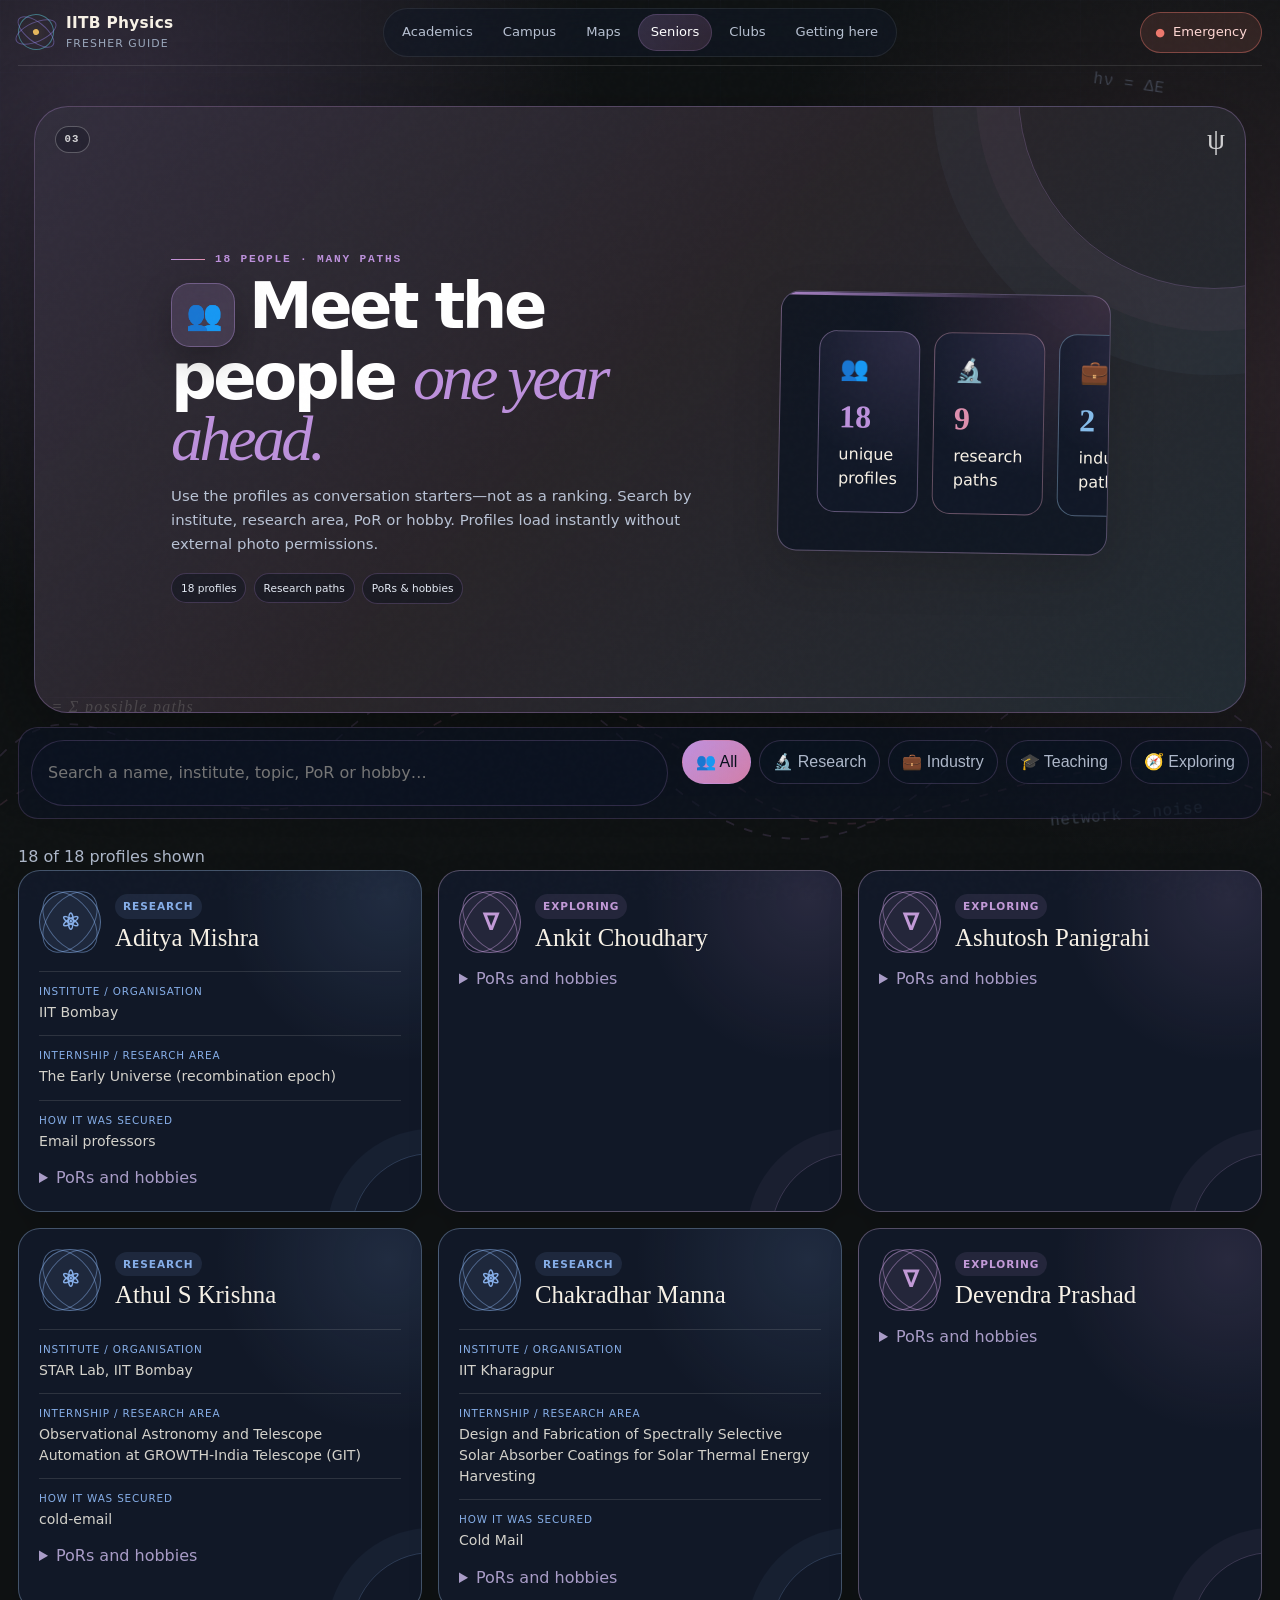
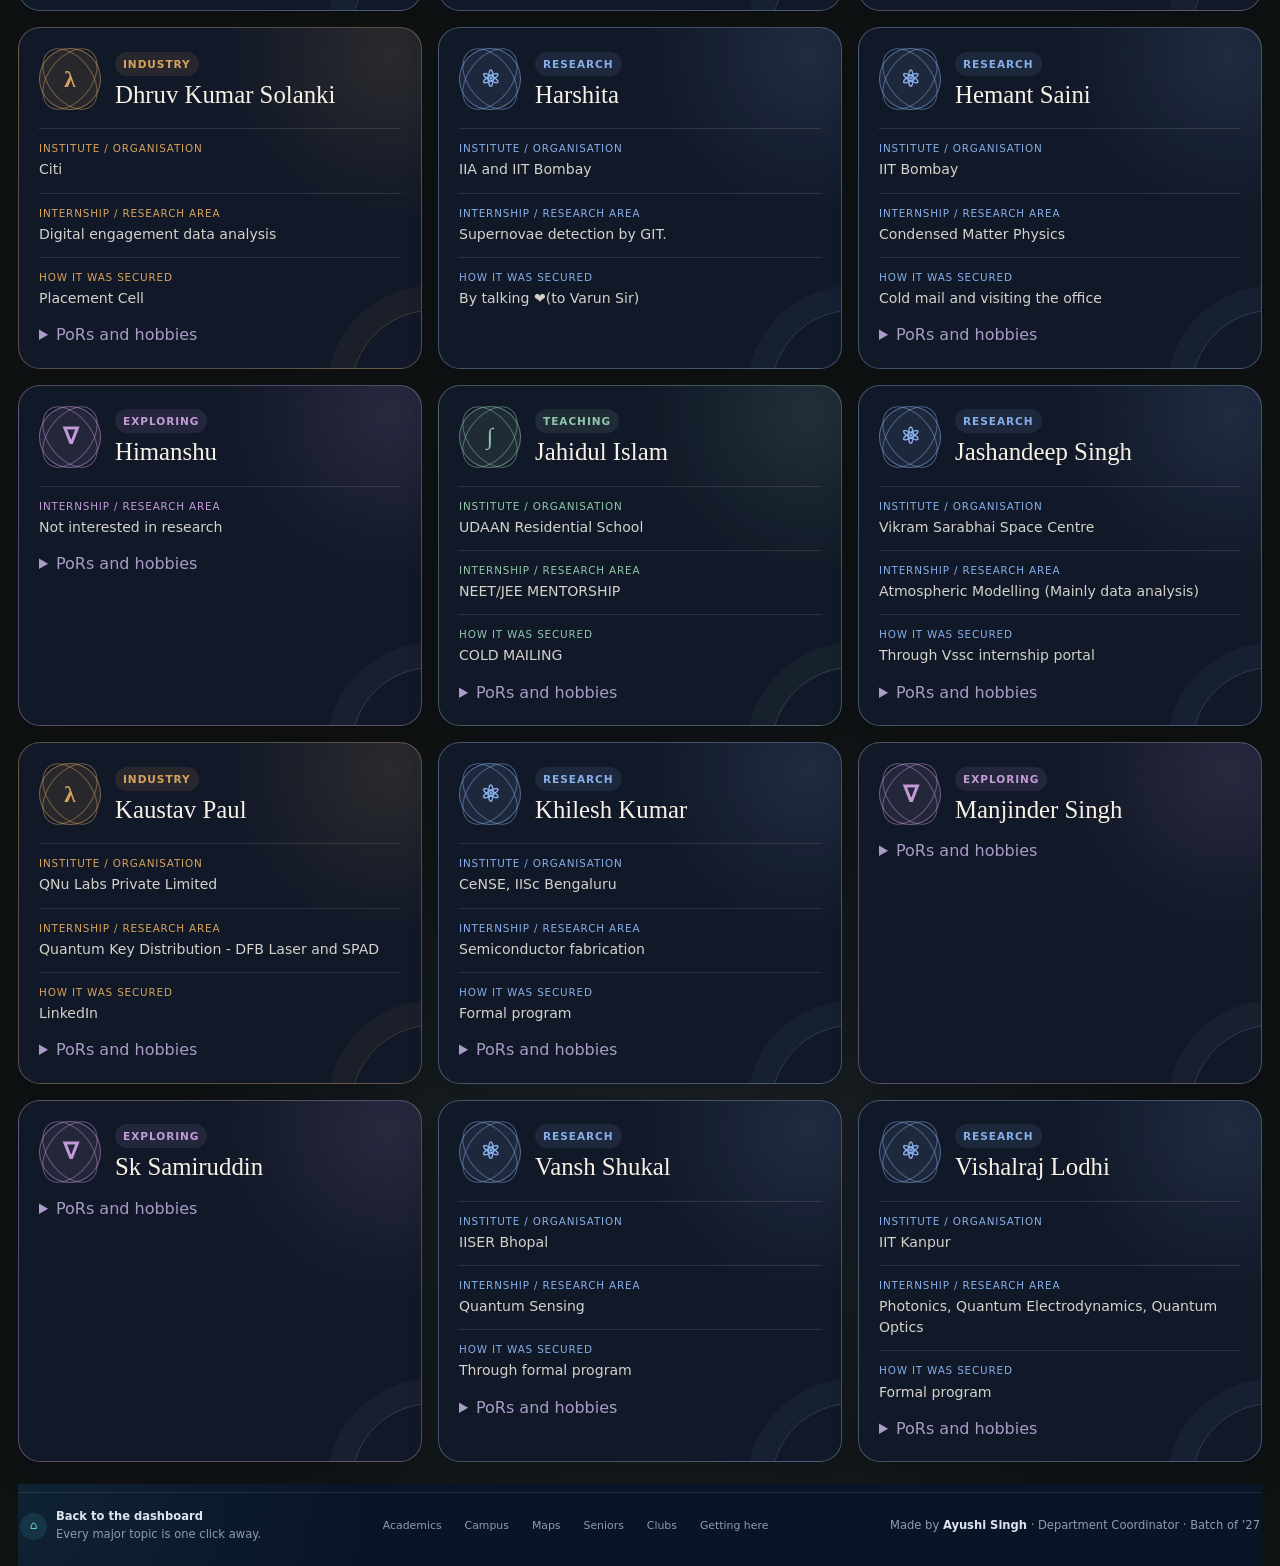
<file: seniors.html>
<!DOCTYPE html>

<html lang="en"><head><meta charset="utf-8"/><meta content="width=device-width,initial-scale=1" name="viewport"/><meta content="Meet IIT Bombay MSc Physics seniors and explore their internships, research areas, PoRs and hobbies." name="description"/><meta content="#342643" name="theme-color"/><title>Meet Your Seniors — IITB Fresher Guide</title><link href="./styles.css" rel="stylesheet"/></head><body class="physics-dashboard-page dashboard-subpage guide-page page-seniors">
<a class="skip-link" href="#main">Skip to content</a>
<div aria-hidden="true" class="physics-sky subpage-physics-sky">
<span class="formula f1">ψ = Σ possible paths</span>
<span class="formula f2">hν = ΔE</span>
<span class="formula f3">∇·B = 0</span>
<span class="formula f4">network &gt; noise</span>
<svg class="wave-field" preserveaspectratio="none" viewbox="0 0 1200 220">
<path d="M0,110 C100,20 200,200 300,110 S500,20 600,110 S800,200 900,110 S1100,20 1200,110"></path>
<path d="M0,150 C120,70 220,215 350,120 S560,55 700,140 S980,60 1200,145"></path>
</svg>
</div>
<nav aria-label="Primary navigation" class="dashboard-nav subpage-dashboard-nav">
<a class="dashboard-brand" href="./index.html">
<span aria-hidden="true" class="brand-orbit"><i></i></span>
<span><strong>IITB Physics</strong><small>Fresher Guide</small></span>
</a>
<div class="dashboard-nav-links">
<a href="./academics.html">Academics</a><a href="./campus-life.html">Campus</a><a href="./campus-map.html">Maps</a><a class="active" href="./seniors.html">Seniors</a><a href="./clubs.html">Clubs</a><a href="./transport.html">Getting here</a>
</div>
<a class="emergency-pill" href="./emergency.html"><span>●</span> Emergency</a>
</nav><main class="dashboard-main dashboard-subpage-main" id="main"><section class="page-hero"><div class="subpage-card-topline"><span class="card-index">03</span><span class="card-symbol">ψ</span></div><div class="shell page-hero-grid"><div class="reveal visible"><p class="kicker">18 people · many paths</p><h1 class="page-title"><span aria-hidden="true" class="page-title-icon icon-violet">👥</span>Meet the people <em>one year ahead.</em></h1><p class="lede">Use the profiles as conversation starters—not as a ranking. Search by institute, research area, PoR or hobby. Profiles load instantly without external photo permissions.</p><div class="subpage-meta"><span>18 profiles</span><span>Research paths</span><span>PoRs &amp; hobbies</span></div></div><div class="panel reveal visible"><div class="info-strip"><div><span aria-hidden="true" class="stat-symbol">👥</span><strong id="senior-total">0</strong><span>unique profiles</span></div><div><span aria-hidden="true" class="stat-symbol">🔬</span><strong id="senior-research">0</strong><span>research paths</span></div><div><span aria-hidden="true" class="stat-symbol">💼</span><strong id="senior-industry">0</strong><span>industry paths</span></div></div></div></div></section><section class="section"><div class="shell"><div class="senior-controls"><input aria-label="Search seniors" class="search-box" id="senior-search" placeholder="Search a name, institute, topic, PoR or hobby…" type="search"/><div class="filters" id="senior-filters"><button class="filter-chip active" data-category="all">👥 All</button><button class="filter-chip" data-category="research">🔬 Research</button><button class="filter-chip" data-category="industry">💼 Industry</button><button class="filter-chip" data-category="teaching">🎓 Teaching</button><button class="filter-chip" data-category="exploring">🧭 Exploring</button></div></div><p aria-live="polite" class="section-copy" id="senior-results"></p><div class="senior-grid" id="senior-grid"></div></div></section></main>
<footer class="dashboard-subpage-footer">
<div class="dashboard-bottom subpage-bottom">
<a class="bottom-note back-dashboard" href="./index.html">
<span>⌂</span>
<p><strong>Back to the dashboard</strong><br/>Every major topic is one click away.</p>
</a>
<div aria-label="Guide links" class="subpage-footer-links">
<a href="./academics.html">Academics</a>
<a href="./campus-life.html">Campus</a><a href="./campus-map.html">Maps</a>
<a href="./seniors.html">Seniors</a>
<a href="./clubs.html">Clubs</a>
<a href="./transport.html">Getting here</a>
</div>
<p class="maker-credit">Made by <strong>Ayushi Singh</strong> · Department Coordinator · Batch of ’27</p>
</div>
</footer>
<script src="./site.js"></script>
<script>window.SENIORS_DATA=[
  {
    "name": "Aditya Mishra",
    "institute": "IIT Bombay",
    "topic": "The Early Universe (recombination epoch)",
    "route": "Email professors",
    "previousPor": "None listed",
    "currentPor": "None listed",
    "hobbies": "Swimming, chess, cricket, cycling, reading random books, etc.",
    "category": "research"
  },
  {
    "name": "Ankit Choudhary",
    "institute": "No internship listed",
    "topic": "Not listed",
    "route": "Not listed",
    "previousPor": "Maintenance Councillor of Tansa House",
    "currentPor": "None listed",
    "hobbies": "Playing Cricket",
    "category": "exploring"
  },
  {
    "name": "Ashutosh Panigrahi",
    "institute": "No internship listed",
    "topic": "Not listed",
    "route": "Not listed",
    "previousPor": "None listed",
    "currentPor": "None listed",
    "hobbies": "Playing table tennis, badminton, watching football, cricket, solving mathematical problems.",
    "category": "exploring"
  },
  {
    "name": "Athul S Krishna",
    "institute": "STAR Lab, IIT Bombay",
    "topic": "Observational Astronomy and Telescope Automation at GROWTH-India Telescope (GIT)",
    "route": "cold-email",
    "previousPor": "Sports Councillor, Tansa House",
    "currentPor": "None listed",
    "hobbies": "Playing football (especially football) and all the other things normal humans do.",
    "category": "research"
  },
  {
    "name": "Chakradhar Manna",
    "institute": "IIT Kharagpur",
    "topic": "Design and Fabrication of Spectrally Selective Solar Absorber Coatings for Solar Thermal Energy Harvesting",
    "route": "Cold Mail",
    "previousPor": "None listed",
    "currentPor": "None listed",
    "hobbies": "Drawing, reading detective novels and fiction, playing cricket, badminton, table tennis, carrom, and 8-ball pool, exploring new foods, and eating a lot, don't judge my appetite by my looks!",
    "category": "research"
  },
  {
    "name": "Devendra Prashad",
    "institute": "No internship listed",
    "topic": "Not listed",
    "route": "Not listed",
    "previousPor": "Interview Co-ordinator",
    "currentPor": "None listed",
    "hobbies": "I am a part time gamedev...love exploring how game system works.",
    "category": "exploring"
  },
  {
    "name": "Dhruv Kumar Solanki",
    "institute": "Citi",
    "topic": "Digital engagement data analysis",
    "route": "Placement Cell",
    "previousPor": "Nope..not in masters, but held a lot in Bachelors",
    "currentPor": "None listed",
    "hobbies": "A lot actually...I play badminton, football, cricket, chess ( Don't play any of them on a proficient level though), I write poetry, I vibe-code for fun, I like to read about finance etc.",
    "category": "industry"
  },
  {
    "name": "Harshita",
    "institute": "IIA and IIT Bombay",
    "topic": "Supernovae detection by GIT.",
    "route": "By talking ❤️(to Varun Sir)",
    "previousPor": "None listed",
    "currentPor": "None listed",
    "hobbies": "Not listed",
    "category": "research"
  },
  {
    "name": "Hemant Saini",
    "institute": "IIT Bombay",
    "topic": "Condensed Matter Physics",
    "route": "Cold mail and visiting the office",
    "previousPor": "CR, Tech Councillor tansa",
    "currentPor": "Sports secy",
    "hobbies": "I love to play cricket, volleyball and BGMI.",
    "category": "research"
  },
  {
    "name": "Himanshu",
    "institute": "No internship listed",
    "topic": "Not interested in research",
    "route": "Not listed",
    "previousPor": "PR and logistics coordinator in pg cult",
    "currentPor": "None listed",
    "hobbies": "My hobbies are to listen music, play video games, and watching movies. Other than that i like cycling",
    "category": "exploring"
  },
  {
    "name": "Jahidul Islam",
    "institute": "UDAAN Residential School",
    "topic": "NEET/JEE MENTORSHIP",
    "route": "COLD MAILING",
    "previousPor": "None listed",
    "currentPor": "None listed",
    "hobbies": "I enjoy playing cricket and carrom",
    "category": "teaching"
  },
  {
    "name": "Jashandeep Singh",
    "institute": "Vikram Sarabhai Space Centre",
    "topic": "Atmospheric Modelling (Mainly data analysis)",
    "route": "Through Vssc internship portal",
    "previousPor": "None listed",
    "currentPor": "None listed",
    "hobbies": "Doing Calisthenics, Playing Basketball, online games",
    "category": "research"
  },
  {
    "name": "Kaustav Paul",
    "institute": "QNu Labs Private Limited",
    "topic": "Quantum Key Distribution - DFB Laser and SPAD",
    "route": "LinkedIn",
    "previousPor": "None listed",
    "currentPor": "None listed",
    "hobbies": "Swimming, Tennis, Table Tennis, Cricket",
    "category": "industry"
  },
  {
    "name": "Khilesh Kumar",
    "institute": "CeNSE, IISc Bengaluru",
    "topic": "Semiconductor fabrication",
    "route": "Formal program",
    "previousPor": "None listed",
    "currentPor": "None listed",
    "hobbies": "Tennis gym swimming",
    "category": "research"
  },
  {
    "name": "Manjinder Singh",
    "institute": "No internship listed",
    "topic": "Not listed",
    "route": "Not listed",
    "previousPor": "None listed",
    "currentPor": "None listed",
    "hobbies": "Sketching, Journaling",
    "category": "exploring"
  },
  {
    "name": "Sk Samiruddin",
    "institute": "No internship listed",
    "topic": "Not listed",
    "route": "Not listed",
    "previousPor": "None listed",
    "currentPor": "None listed",
    "hobbies": "Reading manga",
    "category": "exploring"
  },
  {
    "name": "Vansh Shukal",
    "institute": "IISER Bhopal",
    "topic": "Quantum Sensing",
    "route": "Through formal program",
    "previousPor": "Interview Coordinator",
    "currentPor": "SC",
    "hobbies": "Travelling, Gym workouts, Badminton, Table Tennis, Swimming, Listening to Meaningful Music",
    "category": "research"
  },
  {
    "name": "Vishalraj Lodhi",
    "institute": "IIT Kanpur",
    "topic": "Photonics, Quantum Electrodynamics, Quantum Optics",
    "route": "Formal program",
    "previousPor": "None listed",
    "currentPor": "None listed",
    "hobbies": "Singing",
    "category": "research"
  }
];</script><script>
const people=window.SENIORS_DATA||[],grid=document.querySelector('#senior-grid'),search=document.querySelector('#senior-search'),buttons=[...document.querySelectorAll('[data-category]')];let category='all';
const missing=v=>['','not listed','none listed','no internship listed','n/a','na','none','nil'].includes(String(v||'').trim().toLowerCase());
const categoryVisuals={
  research:{symbol:'⚛',label:'Research'},
  industry:{symbol:'λ',label:'Industry'},
  teaching:{symbol:'∫',label:'Teaching'},
  exploring:{symbol:'∇',label:'Exploring'}
};
function field(label,value){
  if(missing(value))return '';
  return `<div><small>${label}</small><p>${value}</p></div>`;
}
function card(p){
  const visual=categoryVisuals[p.category]||{symbol:'ψ',label:p.category};
  const main=[
    field('Institute / organisation',p.institute),
    field('Internship / research area',p.topic),
    field('How it was secured',p.route)
  ].join('');
  const extra=[
    field('Previous PoR',p.previousPor),
    field('Current PoR',p.currentPor),
    field('Hobbies',p.hobbies)
  ].join('');

  return `<article class="senior-card" data-senior-category="${p.category}">
    <div class="senior-card-head">
      <div class="senior-orbit" aria-hidden="true"><span>${visual.symbol}</span></div>
      <div class="senior-heading">
        <span class="senior-badge">${visual.label}</span>
        <h2>${p.name}</h2>
      </div>
    </div>
    <div class="senior-body">
      ${main?`<div class="senior-info">${main}</div>`:''}
      ${extra?`<details class="senior-details"><summary>PoRs and hobbies</summary><div class="senior-info">${extra}</div></details>`:''}
    </div>
  </article>`;
}
function render(){const q=search.value.trim().toLowerCase();const filtered=people.filter(p=>(category==='all'||p.category===category)&&(!q||Object.values(p).join(' ').toLowerCase().includes(q)));grid.innerHTML=filtered.length?filtered.map(card).join(''):'<div class="empty-state">No profile matches this search.</div>';document.querySelector('#senior-results').textContent=`${filtered.length} of ${people.length} profiles shown`;}
document.querySelector('#senior-total').textContent=people.length;document.querySelector('#senior-research').textContent=people.filter(p=>p.category==='research').length;document.querySelector('#senior-industry').textContent=people.filter(p=>p.category==='industry').length;search.addEventListener('input',render);buttons.forEach(b=>b.addEventListener('click',()=>{category=b.dataset.category;buttons.forEach(x=>x.classList.toggle('active',x===b));render()}));render();
</script></body></html>
</file>
<file: styles.css>
:root {
  --ink: #f4f1e8;
  --muted: #b9b8b0;
  --paper: #111411;
  --paper-2: #171a17;
  --paper-3: #20231f;
  --sage: #a8b89a;
  --sage-deep: #697b61;
  --clay: #c9896b;
  --lavender: #a99cc7;
  --sand: #d3bd95;
  --blue: #8faeb4;
  --danger: #d66f62;
  --line: rgba(244, 241, 232, .12);
  --shadow: 0 22px 70px rgba(0,0,0,.35);
  --radius-xl: 32px;
  --radius-lg: 24px;
  --radius-md: 16px;
  --max: 1220px;
}

* { box-sizing: border-box; }
html { scroll-behavior: smooth; }
body {
  margin: 0;
  min-height: 100vh;
  background:
    radial-gradient(circle at 12% 0%, rgba(168,184,154,.13), transparent 34rem),
    radial-gradient(circle at 90% 10%, rgba(169,156,199,.1), transparent 30rem),
    var(--paper);
  color: var(--ink);
  font-family: Inter, ui-sans-serif, system-ui, -apple-system, BlinkMacSystemFont, "Segoe UI", sans-serif;
  line-height: 1.55;
  -webkit-font-smoothing: antialiased;
}
body::before {
  content: "";
  position: fixed;
  inset: 0;
  pointer-events: none;
  opacity: .16;
  z-index: 99;
  background-image: url("data:image/svg+xml,%3Csvg viewBox='0 0 180 180' xmlns='http://www.w3.org/2000/svg'%3E%3Cfilter id='n'%3E%3CfeTurbulence type='fractalNoise' baseFrequency='.9' numOctaves='3' stitchTiles='stitch'/%3E%3C/filter%3E%3Crect width='100%25' height='100%25' filter='url(%23n)' opacity='.22'/%3E%3C/svg%3E");
}
a { color: inherit; }
img { max-width: 100%; display: block; }
button, input, select { font: inherit; }
button { color: inherit; }

.shell { width: min(calc(100% - 32px), var(--max)); margin-inline: auto; }
.skip-link { position: fixed; top: 12px; left: 12px; z-index: 200; transform: translateY(-150%); background: var(--ink); color: var(--paper); padding: 10px 14px; border-radius: 10px; }
.skip-link:focus { transform: translateY(0); }

.site-nav {
  position: sticky; top: 0; z-index: 80;
  border-bottom: 1px solid transparent;
  transition: background .25s ease, border-color .25s ease, backdrop-filter .25s ease;
}
.site-nav.scrolled { background: rgba(17,20,17,.82); border-color: var(--line); backdrop-filter: blur(18px); }
.nav-inner { min-height: 74px; display:flex; align-items:center; justify-content:space-between; gap: 20px; }
.brand { display:flex; align-items:center; gap:12px; text-decoration:none; font-weight:750; letter-spacing:-.02em; }
.brand-mark { width:38px; height:38px; display:grid; place-items:center; border-radius:50%; background:var(--sage); color:#172016; font-family:Georgia,serif; font-size:20px; }
.nav-links { display:flex; align-items:center; gap:8px; }
.nav-links a { padding:10px 13px; color:var(--muted); text-decoration:none; border-radius:999px; font-size:.9rem; }
.nav-links a:hover, .nav-links a[aria-current="page"] { color:var(--ink); background:rgba(244,241,232,.07); }
.nav-urgent { border:1px solid rgba(214,111,98,.35)!important; color:#efb0a8!important; }
.menu-toggle { display:none; width:44px; height:44px; border:1px solid var(--line); background:var(--paper-2); border-radius:50%; cursor:pointer; }

.hero { padding:72px 0 64px; }
.hero-grid { display:grid; grid-template-columns:1.04fr .96fr; align-items:center; gap:clamp(38px,7vw,96px); }
.kicker { display:inline-flex; align-items:center; gap:10px; margin:0 0 20px; color:var(--sage); font-size:.78rem; text-transform:uppercase; letter-spacing:.18em; font-weight:800; }
.kicker::before { content:""; width:34px; height:1px; background:currentColor; }
.display { margin:0; max-width:760px; font-family:Georgia, "Times New Roman", serif; font-weight:500; line-height:.98; letter-spacing:-.055em; font-size:clamp(3.35rem,8vw,7.15rem); text-wrap:balance; }
.display em { color:var(--sage); font-weight:400; }
.lede { max-width:650px; margin:26px 0 0; color:var(--muted); font-size:clamp(1rem,1.8vw,1.18rem); }
.hero-actions { display:flex; flex-wrap:wrap; gap:12px; margin-top:30px; }
.btn { display:inline-flex; align-items:center; justify-content:center; gap:9px; min-height:48px; padding:0 18px; border:1px solid var(--line); border-radius:999px; text-decoration:none; font-weight:700; font-size:.92rem; transition:transform .2s ease, background .2s ease, border-color .2s ease; }
.btn:hover { transform:translateY(-2px); }
.btn-primary { background:var(--ink); color:var(--paper); border-color:var(--ink); }
.btn-secondary { background:rgba(244,241,232,.04); }

.hero-collage { position:relative; min-height:560px; }
.photo { position:absolute; overflow:hidden; border-radius:var(--radius-xl); border:1px solid rgba(244,241,232,.18); box-shadow:var(--shadow); background:var(--paper-2); }
.photo img { width:100%; height:100%; object-fit:cover; transition:transform .8s cubic-bezier(.2,.8,.2,1); }
.photo:hover img { transform:scale(1.04); }
.photo-main { inset:0 56px 70px 0; transform:rotate(-2.4deg); }
.photo-small { width:42%; height:39%; right:0; bottom:0; transform:rotate(3deg); }
.photo-note { position:absolute; right:2%; top:4%; width:190px; padding:18px; border-radius:20px; background:var(--sand); color:#242016; transform:rotate(4deg); box-shadow:var(--shadow); font-size:.87rem; }
.photo-note strong { display:block; font-family:Georgia,serif; font-size:1.4rem; margin-bottom:5px; }

.marquee { overflow:hidden; border-block:1px solid var(--line); background:rgba(244,241,232,.025); }
.marquee-track { display:flex; width:max-content; gap:42px; padding:13px 0; color:#cac8bf; font-size:.78rem; letter-spacing:.14em; text-transform:uppercase; animation:marquee 28s linear infinite; }
.marquee-track span::before { content:"✦"; color:var(--sage); margin-right:42px; }
@keyframes marquee { to { transform:translateX(-50%); } }

.section { padding:92px 0; }
.section-head { display:grid; grid-template-columns:1fr auto; gap:24px; align-items:end; margin-bottom:34px; }
.eyebrow { margin:0 0 8px; color:var(--sage); text-transform:uppercase; letter-spacing:.16em; font-size:.74rem; font-weight:800; }
.section-title { margin:0; font-family:Georgia,serif; font-size:clamp(2.15rem,5vw,4.2rem); font-weight:500; line-height:1.03; letter-spacing:-.04em; }
.section-copy { max-width:520px; margin:12px 0 0; color:var(--muted); }
.text-link { color:var(--ink); text-underline-offset:5px; }

.bento { display:grid; grid-template-columns:repeat(12,1fr); gap:18px; }
.bento-card { position:relative; min-height:280px; overflow:hidden; border:1px solid var(--line); border-radius:var(--radius-lg); background:var(--paper-2); text-decoration:none; isolation:isolate; transition:transform .35s cubic-bezier(.2,.8,.2,1), border-color .3s ease; }
.bento-card:hover { transform:translateY(-6px); border-color:rgba(244,241,232,.28); }
.bento-card:focus-visible { outline:2px solid var(--sage); outline-offset:4px; }
.bento-card img { position:absolute; inset:0; width:100%; height:100%; object-fit:cover; z-index:-2; transition:transform .7s cubic-bezier(.2,.8,.2,1); }
.bento-card:hover img { transform:scale(1.045); }
.bento-card::after { content:""; position:absolute; inset:0; z-index:-1; background:linear-gradient(180deg,transparent 12%,rgba(11,13,11,.24) 50%,rgba(11,13,11,.94) 100%); }
.card-content { position:absolute; inset:auto 0 0; padding:26px; }
.card-number { display:inline-grid; place-items:center; width:34px; height:34px; border-radius:50%; background:rgba(244,241,232,.12); backdrop-filter:blur(12px); font-size:.73rem; margin-bottom:42px; }
.card-title { margin:0; font-family:Georgia,serif; font-size:clamp(1.8rem,3vw,2.75rem); font-weight:500; letter-spacing:-.035em; }
.card-copy { max-width:520px; margin:9px 0 0; color:#cfcec7; font-size:.94rem; }
.card-tags { display:flex; flex-wrap:wrap; gap:7px; margin-top:16px; }
.card-tags span { padding:6px 10px; border-radius:999px; background:rgba(244,241,232,.1); color:#e2e0d8; font-size:.72rem; }
.card-arrow { position:absolute; top:22px; right:22px; width:46px; height:46px; display:grid; place-items:center; border-radius:50%; background:rgba(17,20,17,.72); backdrop-filter:blur(12px); font-size:1.15rem; transition:transform .3s ease; }
.bento-card:hover .card-arrow { transform:rotate(45deg); }
.span-7 { grid-column:span 7; }
.span-5 { grid-column:span 5; }
.span-4 { grid-column:span 4; }
.span-8 { grid-column:span 8; }
.tall { min-height:470px; }
.medium { min-height:350px; }
.solid-sage { background:var(--sage-deep); }
.solid-clay { background:#6d4033; }
.solid-lavender { background:#554d68; }
.solid-sage::after, .solid-clay::after, .solid-lavender::after { background:linear-gradient(180deg,rgba(0,0,0,.03),rgba(0,0,0,.42)); }

.senior-mosaic { position:absolute; inset:24px 24px auto auto; display:flex; }
.senior-mosaic img, .senior-mosaic .avatar-dot { width:58px; height:58px; margin-left:-12px; border-radius:50%; object-fit:cover; object-position:center 25%; border:3px solid #554d68; background:var(--paper-3); }

.quick-grid { display:grid; grid-template-columns:repeat(4,1fr); gap:14px; }
.quick-item { padding:22px; border:1px solid var(--line); border-radius:var(--radius-md); background:rgba(244,241,232,.03); }
.quick-icon { width:42px; height:42px; display:grid; place-items:center; border-radius:14px; background:rgba(168,184,154,.13); color:var(--sage); margin-bottom:28px; }
.quick-item h3 { margin:0 0 6px; font-size:1rem; }
.quick-item p { margin:0; color:var(--muted); font-size:.84rem; }

.page-hero { padding:56px 0 54px; }
.page-hero-grid { display:grid; grid-template-columns:1fr .82fr; gap:55px; align-items:center; }
.page-title { margin:0; font-family:Georgia,serif; font-size:clamp(3.2rem,8vw,6.6rem); line-height:.97; letter-spacing:-.055em; font-weight:500; }
.page-title em { color:var(--sage); }
.page-visual { height:430px; border-radius:var(--radius-xl); overflow:hidden; border:1px solid var(--line); box-shadow:var(--shadow); }
.page-visual img { width:100%; height:100%; object-fit:cover; }

.tab-bar { position:sticky; top:74px; z-index:40; display:flex; gap:8px; padding:8px; margin:0 auto 34px; width:max-content; max-width:100%; overflow:auto; border:1px solid var(--line); border-radius:999px; background:rgba(23,26,23,.85); backdrop-filter:blur(18px); }
.tab-button { border:0; background:transparent; color:var(--muted); padding:10px 17px; border-radius:999px; cursor:pointer; white-space:nowrap; }
.tab-button.active { background:var(--ink); color:var(--paper); }
.tab-panel { display:none; }
.tab-panel.active { display:block; animation:panel-in .36s ease both; }
@keyframes panel-in { from { opacity:0; transform:translateY(9px); } }

.content-grid { display:grid; grid-template-columns:repeat(12,1fr); gap:18px; }
.panel { border:1px solid var(--line); border-radius:var(--radius-lg); background:var(--paper-2); padding:clamp(22px,4vw,38px); }
.panel h2, .panel h3 { margin-top:0; font-family:Georgia,serif; font-weight:500; letter-spacing:-.025em; }
.panel h2 { font-size:clamp(2rem,4vw,3.3rem); }
.panel h3 { font-size:1.55rem; }
.panel p { color:var(--muted); }
.panel.span-8, .panel.span-4, .panel.span-6 { min-height:100%; }
.span-6 { grid-column:span 6; }

.course-list { display:grid; gap:12px; }
.course { border:1px solid var(--line); border-radius:18px; overflow:hidden; background:rgba(244,241,232,.025); }
.course summary { display:grid; grid-template-columns:70px 1fr auto; align-items:center; gap:16px; padding:20px; cursor:pointer; list-style:none; }
.course summary::-webkit-details-marker { display:none; }
.course-code { color:var(--sage); font-size:.77rem; font-weight:800; letter-spacing:.08em; }
.course-title { font-weight:750; }
.course-plus { width:34px; height:34px; display:grid; place-items:center; border-radius:50%; background:rgba(244,241,232,.06); transition:transform .25s ease; }
.course[open] .course-plus { transform:rotate(45deg); }
.course-body { padding:0 20px 22px 106px; color:var(--muted); }
.book-list { margin:9px 0 0; padding-left:18px; }

.grade-ladder { display:grid; gap:9px; }
.grade-row { display:grid; grid-template-columns:72px 60px 1fr; align-items:center; gap:12px; padding:13px 15px; border-radius:14px; background:rgba(244,241,232,.035); }
.grade-letter { font-weight:850; color:var(--sage); }
.grade-point { font-family:Georgia,serif; font-size:1.3rem; }

.calculator { display:grid; gap:14px; }
.calc-row { display:grid; grid-template-columns:1.5fr .65fr 1fr 42px; gap:10px; }
.field { width:100%; min-height:46px; border:1px solid var(--line); border-radius:12px; background:#0e110e; color:var(--ink); padding:0 12px; }
.remove-row { border:1px solid var(--line); background:transparent; border-radius:12px; cursor:pointer; }
.calc-actions { display:flex; gap:10px; flex-wrap:wrap; }
.calc-result { margin-top:12px; padding:24px; border-radius:20px; background:var(--sage); color:#172016; }
.calc-result strong { display:block; font-family:Georgia,serif; font-size:3.8rem; line-height:1; }

.filters { display:flex; flex-wrap:wrap; gap:8px; margin-bottom:22px; }
.filter-chip { border:1px solid var(--line); background:transparent; color:var(--muted); padding:9px 13px; border-radius:999px; cursor:pointer; }
.filter-chip.active { background:var(--sage); color:#172016; border-color:var(--sage); }
.food-grid { display:grid; grid-template-columns:repeat(3,1fr); gap:14px; }
.food-card { border:1px solid var(--line); border-radius:18px; padding:20px; background:rgba(244,241,232,.025); transition:transform .2s ease, border-color .2s ease; }
.food-card:hover { transform:translateY(-3px); border-color:rgba(168,184,154,.45); }
.food-card h3 { margin:0 0 6px; font-family:Georgia,serif; font-size:1.45rem; font-weight:500; }
.food-meta { display:flex; gap:7px; flex-wrap:wrap; margin-bottom:15px; }
.food-meta span { color:var(--sage); font-size:.72rem; }
.food-card p { min-height:66px; }
.map-link { display:inline-flex; gap:7px; color:var(--ink); text-underline-offset:4px; font-size:.88rem; }

.checklist { display:grid; gap:10px; }
.check { display:flex; gap:14px; align-items:flex-start; padding:16px; border:1px solid var(--line); border-radius:15px; background:rgba(244,241,232,.025); cursor:pointer; }
.check input { margin-top:4px; accent-color:var(--sage); }
.check.done { opacity:.55; }
.check.done strong { text-decoration:line-through; }
.check small { display:block; color:var(--muted); margin-top:3px; }

.senior-controls { display:grid; grid-template-columns:1fr auto; gap:14px; margin-bottom:26px; }
.search-box { min-height:50px; padding:0 16px; border:1px solid var(--line); border-radius:999px; background:var(--paper-2); color:var(--ink); }
.senior-grid { display:grid; grid-template-columns:repeat(3,1fr); gap:16px; }
.senior-card {
  --senior-accent:var(--sage);
  position:relative;
  overflow:hidden;
  min-height:260px;
  padding:20px;
  border:1px solid color-mix(in srgb,var(--senior-accent) 26%,var(--line));
  border-radius:22px;
  background:
    radial-gradient(circle at 92% 8%,color-mix(in srgb,var(--senior-accent) 13%,transparent),transparent 34%),
    var(--paper-2);
  transition:transform .3s ease,border-color .3s ease,box-shadow .3s ease;
}
.senior-card::after {
  content:"";
  position:absolute;
  width:160px;
  height:160px;
  right:-92px;
  bottom:-104px;
  border:1px solid color-mix(in srgb,var(--senior-accent) 23%,transparent);
  border-radius:50%;
  box-shadow:0 0 0 24px color-mix(in srgb,var(--senior-accent) 5%,transparent);
  pointer-events:none;
}
.senior-card:hover {
  transform:translateY(-5px);
  border-color:color-mix(in srgb,var(--senior-accent) 52%,var(--line));
  box-shadow:0 18px 38px rgba(0,0,0,.18);
}
.senior-card[data-senior-category="research"] { --senior-accent:#86aee8; }
.senior-card[data-senior-category="industry"] { --senior-accent:#d6a35d; }
.senior-card[data-senior-category="teaching"] { --senior-accent:#8fc7ac; }
.senior-card[data-senior-category="exploring"] { --senior-accent:#c29ad7; }
.senior-card-head { display:flex; align-items:center; gap:14px; position:relative; z-index:1; }
.senior-orbit {
  position:relative;
  display:grid;
  flex:0 0 62px;
  width:62px;
  height:62px;
  place-items:center;
  border:1px solid color-mix(in srgb,var(--senior-accent) 52%,transparent);
  border-radius:50%;
  background:color-mix(in srgb,var(--senior-accent) 11%,transparent);
}
.senior-orbit::before,
.senior-orbit::after {
  content:"";
  position:absolute;
  inset:8px -5px;
  border:1px solid color-mix(in srgb,var(--senior-accent) 48%,transparent);
  border-radius:50%;
  transform:rotate(52deg);
}
.senior-orbit::after { transform:rotate(-52deg); }
.senior-orbit span { position:relative; z-index:1; color:var(--senior-accent); font:600 1.45rem/1 Georgia,serif; }
.senior-heading { min-width:0; }
.senior-heading h2 { margin:5px 0 0; font-family:Georgia,serif; font-size:1.55rem; font-weight:500; line-height:1.1; }
.senior-badge {
  display:inline-flex;
  padding:4px 8px;
  border-radius:999px;
  background:color-mix(in srgb,var(--senior-accent) 11%,transparent);
  color:var(--senior-accent);
  font-size:.66rem;
  font-weight:700;
  text-transform:uppercase;
  letter-spacing:.09em;
}
.senior-body { position:relative; z-index:1; padding:0; }
.senior-info { margin-top:18px; display:grid; gap:12px; }
.senior-info div { border-top:1px solid var(--line); padding-top:11px; }
.senior-info small { display:block; color:var(--senior-accent); text-transform:uppercase; letter-spacing:.08em; font-size:.65rem; margin-bottom:3px; }
.senior-info p { margin:0; color:#d4d2cb; font-size:.88rem; line-height:1.5; }
.senior-details { margin-top:14px; }
.senior-details summary { cursor:pointer; color:var(--lavender); }
.empty-state { grid-column:1/-1; padding:50px; text-align:center; border:1px dashed var(--line); border-radius:22px; color:var(--muted); }

.info-strip { display:grid; grid-template-columns:repeat(3,1fr); gap:14px; }
.info-strip > div { padding:20px; border-radius:18px; background:rgba(244,241,232,.035); border:1px solid var(--line); }
.info-strip strong { display:block; font-family:Georgia,serif; font-size:2rem; color:var(--sage); }

.site-footer { margin-top:70px; border-top:1px solid var(--line); }
.footer-main { display:grid; grid-template-columns:1.2fr 1fr; gap:40px; padding:54px 0 32px; }
.footer-title { margin:0; font-family:Georgia,serif; font-size:2.25rem; font-weight:500; }
.footer-links { display:grid; grid-template-columns:repeat(2,1fr); gap:10px; }
.footer-links a { color:var(--muted); text-decoration:none; }
.footer-links a:hover { color:var(--ink); }
.credit-band { padding:16px 0 20px; border-top:1px solid var(--line); color:var(--muted); font-size:.82rem; display:flex; justify-content:space-between; gap:20px; flex-wrap:wrap; }
.credit-band strong { color:var(--ink); }

.reveal { opacity:0; transform:translateY(22px); transition:opacity .7s ease, transform .7s ease; }
.reveal.visible { opacity:1; transform:none; }

@media (max-width: 980px) {
  .hero-grid, .page-hero-grid { grid-template-columns:1fr; }
  .hero-collage { min-height:490px; }
  .span-7,.span-5,.span-4,.span-8,.span-6 { grid-column:span 12; }
  .tall,.medium { min-height:390px; }
  .quick-grid { grid-template-columns:repeat(2,1fr); }
  .food-grid,.senior-grid { grid-template-columns:repeat(2,1fr); }
  .footer-main { grid-template-columns:1fr; }
}

@media (max-width: 760px) {
  .nav-links { display:none; position:absolute; top:68px; left:16px; right:16px; padding:12px; flex-direction:column; align-items:stretch; border:1px solid var(--line); border-radius:20px; background:rgba(17,20,17,.96); backdrop-filter:blur(18px); }
  .nav-links.open { display:flex; }
  .nav-links a { padding:12px 14px; }
  .menu-toggle { display:grid; place-items:center; }
  .hero { padding-top:42px; }
  .hero-collage { min-height:400px; }
  .photo-main { inset:0 36px 55px 0; }
  .photo-note { width:155px; font-size:.75rem; }
  .section { padding:68px 0; }
  .section-head { grid-template-columns:1fr; }
  .section-head .btn { justify-self:start; }
  .food-grid,.senior-grid { grid-template-columns:1fr; }
  .senior-controls { grid-template-columns:1fr; }
  .calc-row { grid-template-columns:1fr 80px 1fr 42px; }
  .info-strip { grid-template-columns:1fr; }
  .page-visual { height:330px; }
}

@media (max-width: 520px) {
  .shell { width:min(calc(100% - 20px),var(--max)); }
  .display { font-size:3.35rem; }
  .hero-collage { min-height:350px; }
  .photo-note { display:none; }
  .quick-grid { grid-template-columns:1fr; }
  .card-content { padding:22px; }
  .calc-row { grid-template-columns:1fr 74px; }
  .calc-row .grade-select { grid-column:1; }
  .remove-row { grid-column:2; grid-row:2; }
  .course summary { grid-template-columns:58px 1fr auto; padding:16px; }
  .course-body { padding:0 16px 18px; }
  .grade-row { grid-template-columns:60px 48px 1fr; font-size:.84rem; }
}

@media (prefers-reduced-motion: reduce) {
  *,*::before,*::after { scroll-behavior:auto!important; animation:none!important; transition-duration:.01ms!important; }
  .reveal { opacity:1; transform:none; }
}

/* =========================================================
   Physics dashboard homepage — compact, colourful, immediate
   ========================================================= */
.physics-dashboard-page {
  --dash-bg: #090e1a;
  --dash-panel: #111827;
  --dash-cream: #f7f1e6;
  --dash-muted: #c3cad8;
  --dash-cyan: #5fd8e6;
  --dash-violet: #9b8af7;
  --dash-mango: #e6b85c;
  --dash-coral: #ed786d;
  --dash-mint: #66c9a4;
  --dash-blue: #6f9fe8;
  background:
    radial-gradient(circle at 15% 5%, rgba(83, 92, 170, .23), transparent 34rem),
    radial-gradient(circle at 82% 20%, rgba(45, 137, 151, .18), transparent 32rem),
    linear-gradient(155deg, #080d18 0%, #0d1424 60%, #080c16 100%);
  color: var(--dash-cream);
  overflow-x: hidden;
}

.physics-dashboard-page::before {
  opacity: .08;
}

.physics-sky {
  position: fixed;
  inset: 0;
  z-index: 0;
  overflow: hidden;
  pointer-events: none;
}
.physics-sky::before {
  content: "";
  position: absolute;
  inset: 0;
  opacity: .17;
  background-image:
    linear-gradient(rgba(137, 161, 210, .14) 1px, transparent 1px),
    linear-gradient(90deg, rgba(137, 161, 210, .14) 1px, transparent 1px);
  background-size: 72px 72px;
  mask-image: linear-gradient(to bottom, black, transparent 80%);
}
.formula {
  position: absolute;
  font-family: "Courier New", monospace;
  color: rgba(180, 204, 244, .28);
  letter-spacing: .04em;
  filter: blur(.1px);
}
.f1 { top: 13%; left: 3%; transform: rotate(-9deg); }
.f2 { top: 8%; right: 9%; transform: rotate(8deg); }
.f3 { bottom: 12%; left: 7%; transform: rotate(4deg); }
.f4 { bottom: 8%; right: 6%; transform: rotate(-5deg); }
.wave-field { position: absolute; inset: auto 0 1% 0; width: 100%; height: 30%; opacity: .17; }
.wave-field path { fill: none; stroke: var(--dash-cyan); stroke-width: 1.5; stroke-dasharray: 8 10; }
.wave-field path:last-child { stroke: var(--dash-violet); }

.dashboard-nav {
  position: relative;
  z-index: 10;
  width: min(calc(100% - 36px), 1480px);
  min-height: 66px;
  margin: 0 auto;
  display: grid;
  grid-template-columns: 1fr auto 1fr;
  align-items: center;
  gap: 24px;
  border-bottom: 1px solid rgba(255,255,255,.1);
}
.dashboard-brand { display: inline-flex; align-items: center; gap: 12px; width: max-content; text-decoration: none; }
.dashboard-brand strong { display: block; font-size: .96rem; letter-spacing: .02em; }
.dashboard-brand small { display: block; margin-top: 1px; color: #9ba8bd; font-size: .68rem; letter-spacing: .1em; text-transform: uppercase; }
.brand-orbit { position: relative; width: 36px; height: 36px; border: 1px solid rgba(95,216,230,.45); border-radius: 50%; transform: rotate(-24deg); }
.brand-orbit::before, .brand-orbit::after { content:""; position:absolute; inset: 7px -5px; border:1px solid rgba(155,138,247,.42); border-radius:50%; }
.brand-orbit::after { transform: rotate(62deg); }
.brand-orbit i { position:absolute; left:50%; top:50%; width:6px; height:6px; border-radius:50%; background:var(--dash-mango); transform:translate(-50%,-50%); box-shadow:0 0 16px rgba(230,184,92,.75); }
.dashboard-nav-links { display: flex; gap: 4px; padding: 5px; border: 1px solid rgba(255,255,255,.08); border-radius: 999px; background: rgba(17,24,39,.55); backdrop-filter: blur(16px); }
.dashboard-nav-links a { padding: 8px 13px; border-radius: 999px; color: #b7c0d1; text-decoration: none; font-size: .82rem; }
.dashboard-nav-links a:hover, .dashboard-nav-links a:focus-visible { background: rgba(255,255,255,.08); color: white; outline: none; }
.emergency-pill { justify-self: end; display:inline-flex; align-items:center; gap:8px; padding:9px 14px; border-radius:999px; background:rgba(237,120,109,.12); border:1px solid rgba(237,120,109,.42); color:#ffd8d4; text-decoration:none; font-size:.82rem; }
.emergency-pill span { color:var(--dash-coral); font-size:.7rem; animation:emergency-pulse 1.7s ease-in-out infinite; }
@keyframes emergency-pulse { 50% { opacity:.35; transform:scale(.72); } }

.dashboard-main { position: relative; z-index: 2; width: min(calc(100% - 36px), 1480px); margin: 0 auto; padding: 24px 0 22px; }
.dashboard-intro { display: grid; grid-template-columns: minmax(0, 1.3fr) minmax(300px, .7fr); gap: 42px; align-items: end; margin-bottom: 20px; }
.dashboard-kicker { margin: 0 0 8px; color: var(--dash-cyan); font: 700 .72rem/1.3 "Courier New", monospace; letter-spacing: .16em; text-transform: uppercase; }
.dashboard-intro h1 { max-width: 900px; margin: 0; font-size: clamp(2.3rem, 4.9vw, 4.9rem); line-height: .96; letter-spacing: -.05em; }
.dashboard-intro h1 span { color: #a9bdf0; font-family: Georgia, serif; font-style: italic; font-weight: 500; }
.intro-side { max-width: 490px; justify-self: end; }
.intro-side > p { margin: 0 0 12px; color: #aeb7c8; font-size: .91rem; line-height: 1.55; }
.live-equation { display:flex; align-items:center; justify-content:space-between; gap:14px; padding:10px 13px; border:1px solid rgba(95,216,230,.2); border-radius:12px; background:rgba(12,19,34,.66); }
.live-equation span { color:#8290a7; font-size:.67rem; text-transform:uppercase; letter-spacing:.1em; }
.live-equation strong { color:var(--dash-cyan); font:700 .78rem/1.2 "Courier New",monospace; text-align:right; }

.dashboard-grid { display: grid; grid-template-columns: repeat(12, minmax(0, 1fr)); grid-template-rows: minmax(220px, 28vh) minmax(205px, 25vh); gap: 14px; }
.dashboard-card {
  position: relative;
  min-height: 0;
  overflow: hidden;
  border: 1px solid rgba(255,255,255,.13);
  border-radius: 24px;
  background: #131b2c;
  color: white;
  text-decoration: none;
  isolation: isolate;
  box-shadow: 0 18px 45px rgba(1,5,14,.28);
  transform-style: preserve-3d;
  transition: transform .25s ease, border-color .25s ease, box-shadow .25s ease;
}
.dashboard-card:hover, .dashboard-card:focus-visible { border-color: rgba(255,255,255,.38); box-shadow: 0 24px 64px rgba(1,5,14,.48); outline:none; }
.dashboard-card > img { position:absolute; inset:0; width:100%; height:100%; object-fit:cover; z-index:-3; transition:transform .55s ease, filter .55s ease; }
.dashboard-card:hover > img { transform:scale(1.045); }
.card-shade { position:absolute; inset:0; z-index:-2; }
.card-topline { position:absolute; z-index:3; top:17px; left:18px; right:18px; display:flex; align-items:center; justify-content:space-between; }
.card-index { display:inline-flex; align-items:center; min-height:27px; padding:0 9px; border:1px solid rgba(255,255,255,.25); border-radius:999px; color:rgba(255,255,255,.8); background:rgba(6,10,20,.25); backdrop-filter:blur(10px); font:700 .67rem/1 "Courier New",monospace; letter-spacing:.1em; }
.card-symbol { font: 500 1.8rem/1 Georgia, serif; color: rgba(255,255,255,.78); }
.dashboard-card-content { position:absolute; z-index:2; left:20px; right:20px; bottom:20px; transform:translateZ(18px); }
.dashboard-card-content h2 { margin:4px 0 6px; font-family: Georgia, serif; font-size:clamp(1.65rem,2.3vw,2.65rem); line-height:1; font-weight:500; letter-spacing:-.035em; }
.dashboard-card-content > p:not(.card-label) { max-width:620px; margin:0; color:rgba(255,255,255,.78); font-size:.86rem; line-height:1.45; }
.card-label { margin:0; color:rgba(255,255,255,.67); font:700 .64rem/1.2 "Courier New",monospace; letter-spacing:.13em; text-transform:uppercase; }
.mini-links { display:flex; gap:6px; flex-wrap:wrap; margin-top:11px; }
.mini-links span { padding:5px 8px; border-radius:999px; background:rgba(255,255,255,.12); border:1px solid rgba(255,255,255,.12); color:rgba(255,255,255,.87); font-size:.63rem; }
.open-card { position:absolute; z-index:4; right:18px; top:54px; padding:7px 9px; border-radius:10px; background:rgba(6,10,20,.36); color:white; font-size:.68rem; opacity:0; transform:translateY(-5px); transition:opacity .2s ease, transform .2s ease; backdrop-filter:blur(12px); }
.dashboard-card:hover .open-card, .dashboard-card:focus-visible .open-card { opacity:1; transform:none; }
.card-equation { position:absolute; right:18px; bottom:18px; z-index:2; color:rgba(255,255,255,.52); font:700 .68rem/1.2 "Courier New",monospace; }

.card-wide { grid-column: span 5; }
.card-medium { grid-column: span 4; }
.card-narrow { grid-column: span 3; }
.card-third { grid-column: span 4; }

.academic-card .card-shade { background:linear-gradient(115deg, rgba(35,50,116,.95) 0%, rgba(42,73,132,.72) 54%, rgba(10,16,34,.5) 100%); }
.academic-card { border-color:rgba(111,159,232,.4); }
.academic-card::after { content:""; position:absolute; width:220px; height:220px; right:-70px; top:-90px; border:1px solid rgba(111,159,232,.45); border-radius:50%; box-shadow:0 0 0 30px rgba(111,159,232,.06),0 0 0 65px rgba(111,159,232,.04); }

.campus-card .card-shade { background:linear-gradient(135deg, rgba(93,71,22,.9), rgba(62,78,35,.82) 58%, rgba(15,25,18,.45)); }
.campus-card { border-color:rgba(230,184,92,.42); }

.emergency-card { background:linear-gradient(145deg,#7f2f39,#cc625c 72%,#ef9380); border-color:rgba(255,208,200,.42); }
.emergency-card::before { content:"+"; position:absolute; right:14px; bottom:-42px; color:rgba(255,255,255,.1); font:700 13rem/1 system-ui; }
.emergency-card .dashboard-card-content { bottom:17px; }
.emergency-number { display:block; margin-top:8px; font:500 3rem/1 Georgia,serif; color:#fff5f3; }
.emergency-rings { position:absolute; width:190px; height:190px; right:-65px; top:-70px; border:1px solid rgba(255,255,255,.22); border-radius:50%; box-shadow:0 0 0 25px rgba(255,255,255,.05),0 0 0 53px rgba(255,255,255,.035); }
.pulse-dot { width:9px; height:9px; border-radius:50%; background:#fff4ef; box-shadow:0 0 0 7px rgba(255,255,255,.12); }

.seniors-card { background:linear-gradient(140deg,#492e62,#6d4d86 58%,#b37ca0); border-color:rgba(207,165,229,.35); }
.portrait-stack { position:absolute; right:18px; top:17px; display:flex; z-index:1; }
.physics-peer-stack span {
  display:grid;
  width:54px;
  height:54px;
  margin-left:-11px;
  place-items:center;
  border:2px solid rgba(245,226,255,.36);
  border-radius:50%;
  background:linear-gradient(145deg,rgba(255,255,255,.16),rgba(30,16,43,.42));
  color:#f1dfff;
  font:600 1.05rem/1 Georgia,serif;
  box-shadow:0 8px 24px rgba(20,7,32,.18);
}
.physics-peer-stack span:first-child { margin-left:0; }
.physics-peer-stack span:nth-child(2) { color:#d4efff; transform:translateY(7px); }
.physics-peer-stack span:nth-child(3) { color:#efe7b4; }
.seniors-card .card-symbol { opacity:0; }

.clubs-card .card-shade { background:linear-gradient(135deg,rgba(13,81,82,.91),rgba(32,116,103,.75),rgba(10,31,37,.55)); }
.clubs-card { border-color:rgba(102,201,164,.38); }
.clubs-card::after { content:"✦"; position:absolute; right:28px; bottom:18px; color:rgba(255,255,255,.13); font-size:6rem; }

.transport-card .card-shade { background:linear-gradient(135deg,rgba(24,51,93,.94),rgba(55,89,137,.76),rgba(15,28,47,.56)); }
.transport-card { border-color:rgba(95,216,230,.32); }

.dashboard-bottom { display:flex; align-items:center; justify-content:space-between; gap:20px; padding:15px 2px 0; color:#8f9aae; font-size:.72rem; }
.bottom-note { display:flex; align-items:center; gap:9px; }
.bottom-note span { display:grid; place-items:center; width:27px; height:27px; border-radius:50%; background:rgba(95,216,230,.11); color:var(--dash-cyan); }
.bottom-note p, .maker-credit { margin:0; }
.bottom-note strong, .maker-credit strong { color:#dfe5ef; }

@media (max-width: 1080px) {
  .dashboard-nav { grid-template-columns:1fr auto; }
  .dashboard-nav-links { display:none; }
  .dashboard-intro { grid-template-columns:1fr; gap:12px; }
  .intro-side { justify-self:start; max-width:720px; display:grid; grid-template-columns:1fr 1fr; gap:16px; align-items:center; }
  .dashboard-grid { grid-template-rows:auto; }
  .card-wide,.card-medium,.card-narrow,.card-third { grid-column:span 6; min-height:260px; }
}

@media (max-width: 700px) {
  .dashboard-nav { width:min(calc(100% - 20px),1480px); min-height:60px; }
  .dashboard-brand small { display:none; }
  .emergency-pill { padding:8px 11px; }
  .dashboard-main { width:min(calc(100% - 20px),1480px); padding-top:18px; }
  .dashboard-intro h1 { font-size:clamp(2.4rem,12vw,4rem); }
  .intro-side { grid-template-columns:1fr; }
  .live-equation { display:none; }
  .dashboard-grid { display:flex; flex-direction:column; }
  .dashboard-card { min-height:245px; }
  .emergency-card { min-height:220px; }
  .dashboard-bottom { align-items:flex-start; flex-direction:column; }
  .card-equation { display:none; }
}

@media (prefers-reduced-motion: reduce) {
  .emergency-pill span { animation:none; }
  .dashboard-card, .dashboard-card > img { transition:none; }
}


/* =========================================================
   COLOURFUL PHYSICS SUBPAGES
   The dashboard homepage remains unchanged.
   ========================================================= */

body.guide-page {
  --page-a: #8fb4ff;
  --page-b: #c49bea;
  --page-c: #81d1bd;
  --page-a-rgb: 143, 180, 255;
  --page-b-rgb: 196, 155, 234;
  --page-c-rgb: 129, 209, 189;
  --page-formula: "ψ(x,t)";
  --page-symbol: "ψ";
  background:
    radial-gradient(circle at 8% 4%, rgba(var(--page-a-rgb), .20), transparent 31rem),
    radial-gradient(circle at 92% 12%, rgba(var(--page-b-rgb), .17), transparent 30rem),
    radial-gradient(circle at 52% 88%, rgba(var(--page-c-rgb), .10), transparent 32rem),
    #0f1213;
}

body.page-academics {
  --page-a: #87aef5;
  --page-b: #b794df;
  --page-c: #6fc9bd;
  --page-a-rgb: 135, 174, 245;
  --page-b-rgb: 183, 148, 223;
  --page-c-rgb: 111, 201, 189;
  --page-formula: "CPI = Σ(CᵢGᵢ) / ΣCᵢ";
  --page-symbol: "Σ";
}

body.page-campus {
  --page-a: #d6a45e;
  --page-b: #8fbd79;
  --page-c: #67b8ad;
  --page-a-rgb: 214, 164, 94;
  --page-b-rgb: 143, 189, 121;
  --page-c-rgb: 103, 184, 173;
  --page-formula: "ΔS ≥ 0  ·  chai → energy";
  --page-symbol: "☂";
}

body.page-seniors {
  --page-a: #bd91dc;
  --page-b: #dd8fae;
  --page-c: #85bce9;
  --page-a-rgb: 189, 145, 220;
  --page-b-rgb: 221, 143, 174;
  --page-c-rgb: 133, 188, 233;
  --page-formula: "ψ = Σ possible paths";
  --page-symbol: "ψ";
}

body.page-clubs {
  --page-a: #63c9b4;
  --page-b: #e09972;
  --page-c: #87aee8;
  --page-a-rgb: 99, 201, 180;
  --page-b-rgb: 224, 153, 114;
  --page-c-rgb: 135, 174, 232;
  --page-formula: "resonance = shared frequency";
  --page-symbol: "✦";
}

body.page-transport {
  --page-a: #75c5df;
  --page-b: #7d9fe8;
  --page-c: #d3ab63;
  --page-a-rgb: 117, 197, 223;
  --page-b-rgb: 125, 159, 232;
  --page-c-rgb: 211, 171, 99;
  --page-formula: "δS = 0  ·  choose least action";
  --page-symbol: "→";
}

body.page-emergency {
  --page-a: #ef8b7d;
  --page-b: #e7ad6a;
  --page-c: #8fb5dc;
  --page-a-rgb: 239, 139, 125;
  --page-b-rgb: 231, 173, 106;
  --page-c-rgb: 143, 181, 220;
  --page-formula: "112  ·  location first";
  --page-symbol: "+";
}

body.guide-page .site-nav.scrolled {
  background: rgba(15, 18, 19, .83);
  border-color: rgba(var(--page-a-rgb), .22);
}

body.guide-page .brand-mark {
  background: linear-gradient(145deg, var(--page-a), var(--page-b));
  color: #111416;
  box-shadow: 0 8px 28px rgba(var(--page-a-rgb), .20);
}

body.guide-page .nav-links a:hover {
  background: rgba(var(--page-a-rgb), .10);
}

body.page-academics .nav-links a[href="./academics.html"],
body.page-campus .nav-links a[href="./campus-life.html"],
body.page-seniors .nav-links a[href="./seniors.html"],
body.page-clubs .nav-links a[href="./clubs.html"],
body.page-transport .nav-links a[href="./transport.html"],
body.page-emergency .nav-links a[href="./emergency.html"] {
  color: var(--ink);
  background: linear-gradient(135deg, rgba(var(--page-a-rgb), .20), rgba(var(--page-b-rgb), .15));
  border: 1px solid rgba(var(--page-a-rgb), .25);
}

body.guide-page .page-hero {
  position: relative;
  width: min(calc(100% - 32px), var(--max));
  margin: 18px auto 0;
  padding: clamp(36px, 6vw, 72px);
  overflow: hidden;
  border: 1px solid rgba(var(--page-a-rgb), .30);
  border-radius: 34px;
  background:
    linear-gradient(135deg, rgba(var(--page-a-rgb), .18), rgba(var(--page-b-rgb), .10) 48%, rgba(var(--page-c-rgb), .12)),
    #14181a;
  box-shadow: 0 30px 90px rgba(0, 0, 0, .30);
}

body.guide-page .page-hero::before {
  content: "";
  position: absolute;
  width: 390px;
  height: 390px;
  right: -165px;
  top: -210px;
  border: 1px solid rgba(var(--page-a-rgb), .25);
  border-radius: 50%;
  box-shadow:
    0 0 0 42px rgba(var(--page-b-rgb), .045),
    0 0 0 86px rgba(var(--page-c-rgb), .035);
  pointer-events: none;
}

body.guide-page .page-hero::after {
  content: var(--page-formula);
  position: absolute;
  right: clamp(22px, 4vw, 60px);
  bottom: 14px;
  color: rgba(244, 241, 232, .16);
  font: italic 500 clamp(.72rem, 1.4vw, 1rem)/1.2 Georgia, serif;
  letter-spacing: .08em;
  pointer-events: none;
}

body.guide-page .page-hero > .shell {
  width: 100%;
  position: relative;
  z-index: 1;
}

body.guide-page .kicker,
body.guide-page .eyebrow,
body.guide-page .page-title em {
  color: var(--page-a);
}

body.guide-page .kicker::before {
  background: linear-gradient(90deg, var(--page-a), var(--page-b));
}

body.guide-page .page-visual {
  position: relative;
  border-color: rgba(var(--page-b-rgb), .42);
  box-shadow:
    0 25px 65px rgba(0, 0, 0, .38),
    0 0 0 8px rgba(var(--page-a-rgb), .055);
  transform: rotate(1.2deg);
}

body.guide-page .page-visual::after {
  content: var(--page-symbol);
  position: absolute;
  right: 18px;
  bottom: 15px;
  display: grid;
  width: 58px;
  height: 58px;
  place-items: center;
  border: 1px solid rgba(255,255,255,.24);
  border-radius: 50%;
  background: rgba(13, 17, 18, .66);
  color: var(--page-a);
  font: 600 1.35rem/1 Georgia, serif;
  backdrop-filter: blur(12px);
}

body.guide-page .page-visual img {
  filter: saturate(1.16) contrast(1.03);
}

body.guide-page .tab-bar {
  border-color: rgba(var(--page-a-rgb), .28);
  background:
    linear-gradient(135deg, rgba(var(--page-a-rgb), .09), rgba(var(--page-b-rgb), .07)),
    rgba(20, 24, 25, .88);
  box-shadow: 0 14px 38px rgba(0,0,0,.20);
}

body.guide-page .tab-button:hover {
  color: var(--ink);
  background: rgba(var(--page-a-rgb), .10);
}

body.guide-page .tab-button.active {
  color: #101315;
  background: linear-gradient(135deg, var(--page-a), var(--page-b));
  box-shadow: 0 7px 24px rgba(var(--page-a-rgb), .18);
}

body.guide-page .section {
  position: relative;
}

body.guide-page .section-title em,
body.guide-page .text-link {
  color: var(--page-a);
}

body.guide-page .panel {
  --panel-accent: var(--page-a);
  position: relative;
  overflow: hidden;
  border-color: color-mix(in srgb, var(--panel-accent) 28%, var(--line));
  background:
    radial-gradient(circle at 100% 0%, color-mix(in srgb, var(--panel-accent) 13%, transparent), transparent 16rem),
    linear-gradient(145deg, rgba(255,255,255,.025), transparent 48%),
    #171b1d;
  box-shadow: 0 17px 48px rgba(0,0,0,.15);
  transition: transform .25s ease, border-color .25s ease, box-shadow .25s ease;
}

body.guide-page .content-grid > .panel:nth-child(3n + 2) {
  --panel-accent: var(--page-b);
}

body.guide-page .content-grid > .panel:nth-child(3n + 3) {
  --panel-accent: var(--page-c);
}

body.guide-page .panel::before {
  content: "";
  position: absolute;
  inset: 0 0 auto;
  height: 3px;
  background: linear-gradient(90deg, var(--panel-accent), transparent 75%);
  opacity: .9;
}

body.guide-page .panel:hover {
  transform: translateY(-3px);
  border-color: color-mix(in srgb, var(--panel-accent) 48%, var(--line));
  box-shadow: 0 22px 55px rgba(0,0,0,.22);
}

body.guide-page .panel .eyebrow {
  color: var(--panel-accent);
}

body.guide-page .btn-primary {
  border-color: transparent;
  background: linear-gradient(135deg, var(--page-a), var(--page-b));
  color: #101315;
  box-shadow: 0 10px 30px rgba(var(--page-a-rgb), .18);
}

body.guide-page .btn-secondary {
  border-color: rgba(var(--page-a-rgb), .30);
  background: rgba(var(--page-a-rgb), .075);
}

body.guide-page .btn-secondary:hover {
  border-color: rgba(var(--page-a-rgb), .55);
  background: rgba(var(--page-a-rgb), .13);
}

body.guide-page .site-footer {
  border-color: rgba(var(--page-a-rgb), .20);
  background:
    radial-gradient(circle at 10% 100%, rgba(var(--page-a-rgb), .08), transparent 25rem),
    radial-gradient(circle at 90% 100%, rgba(var(--page-b-rgb), .07), transparent 22rem);
}

body.guide-page .footer-title {
  color: color-mix(in srgb, var(--page-a) 78%, white);
}

body.guide-page .credit-band {
  border-color: rgba(var(--page-a-rgb), .18);
}

/* Academics */
.page-academics .course {
  --item-accent: var(--page-a);
  border-color: color-mix(in srgb, var(--item-accent) 26%, var(--line));
  background:
    linear-gradient(110deg, color-mix(in srgb, var(--item-accent) 10%, transparent), transparent 42%),
    rgba(244,241,232,.022);
}

.page-academics .course:nth-child(3n + 2) { --item-accent: var(--page-b); }
.page-academics .course:nth-child(3n + 3) { --item-accent: var(--page-c); }
.page-academics .course-code { color: var(--item-accent); }
.page-academics .course-plus {
  color: var(--item-accent);
  background: color-mix(in srgb, var(--item-accent) 12%, transparent);
}
.page-academics .course[open] {
  border-color: color-mix(in srgb, var(--item-accent) 50%, var(--line));
}

.page-academics .grade-row {
  --grade-accent: var(--page-a);
  border: 1px solid color-mix(in srgb, var(--grade-accent) 20%, transparent);
  background:
    linear-gradient(90deg, color-mix(in srgb, var(--grade-accent) 15%, transparent), rgba(244,241,232,.022));
}
.page-academics .grade-row:nth-child(3n + 2) { --grade-accent: var(--page-b); }
.page-academics .grade-row:nth-child(3n + 3) { --grade-accent: var(--page-c); }
.page-academics .grade-letter { color: var(--grade-accent); }

.page-academics .field:focus {
  outline: 2px solid rgba(var(--page-a-rgb), .23);
  border-color: var(--page-a);
}

.page-academics .calc-result {
  background: linear-gradient(135deg, var(--page-a), var(--page-c));
  box-shadow: 0 16px 40px rgba(var(--page-a-rgb), .16);
}

/* Campus life */
.page-campus .filter-chip.active {
  border-color: transparent;
  background: linear-gradient(135deg, var(--page-a), var(--page-b));
  color: #17140f;
}

.page-campus .food-card {
  --food-accent: var(--page-a);
  position: relative;
  overflow: hidden;
  border-color: color-mix(in srgb, var(--food-accent) 27%, var(--line));
  background:
    radial-gradient(circle at 100% 0%, color-mix(in srgb, var(--food-accent) 15%, transparent), transparent 10rem),
    rgba(244,241,232,.025);
}

.page-campus .food-card:nth-child(4n + 2) { --food-accent: var(--page-b); }
.page-campus .food-card:nth-child(4n + 3) { --food-accent: var(--page-c); }
.page-campus .food-card:nth-child(4n + 4) { --food-accent: #d48778; }
.page-campus .food-card:hover {
  border-color: color-mix(in srgb, var(--food-accent) 58%, var(--line));
  box-shadow: 0 15px 34px rgba(0,0,0,.18);
}
.page-campus .food-meta span,
.page-campus .map-link {
  color: var(--food-accent);
}

.page-campus .check {
  --check-accent: var(--page-b);
  border-color: color-mix(in srgb, var(--check-accent) 25%, var(--line));
  background:
    linear-gradient(100deg, color-mix(in srgb, var(--check-accent) 10%, transparent), rgba(244,241,232,.02));
}
.page-campus .check:nth-child(even) { --check-accent: var(--page-c); }
.page-campus .check input { accent-color: var(--check-accent); }

/* Seniors */
.page-seniors .info-strip > div {
  --stat-accent: var(--page-a);
  border-color: color-mix(in srgb, var(--stat-accent) 30%, var(--line));
  background:
    radial-gradient(circle at 100% 0%, color-mix(in srgb, var(--stat-accent) 17%, transparent), transparent 8rem),
    rgba(244,241,232,.03);
}
.page-seniors .info-strip > div:nth-child(2) { --stat-accent: var(--page-b); }
.page-seniors .info-strip > div:nth-child(3) { --stat-accent: var(--page-c); }
.page-seniors .info-strip strong { color: var(--stat-accent); }
.page-seniors .search-box:focus {
  outline: 2px solid rgba(var(--page-a-rgb), .22);
  border-color: var(--page-a);
}
.page-seniors .filter-chip.active {
  border-color: transparent;
  background: linear-gradient(135deg, var(--page-a), var(--page-b));
  color: #17121c;
}

/* Clubs */
.page-clubs .content-grid > .panel {
  min-height: 250px;
}
.page-clubs .content-grid > .panel::after {
  position: absolute;
  right: 22px;
  bottom: 5px;
  color: color-mix(in srgb, var(--panel-accent) 20%, transparent);
  font: 500 5.5rem/1 Georgia, serif;
  pointer-events: none;
}
.page-clubs .content-grid > .panel:nth-child(1)::after { content: "♪"; }
.page-clubs .content-grid > .panel:nth-child(2)::after { content: "⚙"; }
.page-clubs .content-grid > .panel:nth-child(3)::after { content: "λ"; }
.page-clubs .content-grid > .panel:nth-child(4)::after { content: "△"; }
.page-clubs .card-tags span {
  border: 1px solid color-mix(in srgb, var(--panel-accent) 30%, transparent);
  background: color-mix(in srgb, var(--panel-accent) 11%, transparent);
  color: color-mix(in srgb, var(--panel-accent) 80%, white);
}

/* Transport */
.page-transport .content-grid > .panel {
  --panel-accent: var(--page-a);
}
.page-transport .content-grid > .panel:nth-child(2) { --panel-accent: var(--page-b); }
.page-transport .content-grid > .panel:nth-child(3) { --panel-accent: var(--page-c); }
.page-transport .content-grid > .panel::after {
  content: "→";
  position: absolute;
  right: 25px;
  bottom: 9px;
  color: color-mix(in srgb, var(--panel-accent) 18%, transparent);
  font: 500 5rem/1 Georgia, serif;
}

/* Emergency */
body.page-emergency .page-hero.national {
  background:
    radial-gradient(circle at 88% 12%, rgba(var(--page-b-rgb), .15), transparent 22rem),
    linear-gradient(135deg, #5b2c31, #342429 62%, #192127) !important;
}

body.page-emergency .call-card {
  --call-accent: var(--page-a);
  position: relative;
  overflow: hidden;
  border-color: color-mix(in srgb, var(--call-accent) 40%, transparent);
  background:
    radial-gradient(circle at 100% 0%, color-mix(in srgb, var(--call-accent) 17%, transparent), transparent 11rem),
    linear-gradient(145deg, color-mix(in srgb, var(--call-accent) 8%, #171b1d), #171b1d);
  transition: transform .22s ease, border-color .22s ease;
}
body.page-emergency .call-card:nth-child(3n + 2) { --call-accent: var(--page-b); }
body.page-emergency .call-card:nth-child(3n + 3) { --call-accent: var(--page-c); }
body.page-emergency .call-card:hover {
  transform: translateY(-3px);
  border-color: color-mix(in srgb, var(--call-accent) 66%, transparent);
}
body.page-emergency .call-card::after {
  content: "+";
  position: absolute;
  right: 14px;
  bottom: -28px;
  color: color-mix(in srgb, var(--call-accent) 14%, transparent);
  font: 700 7rem/1 system-ui;
  pointer-events: none;
}
body.page-emergency .call-card h2 {
  color: color-mix(in srgb, var(--call-accent) 82%, white);
}
body.page-emergency .call-button {
  position: relative;
  z-index: 1;
  border: 1px solid color-mix(in srgb, var(--call-accent) 34%, transparent);
  background: color-mix(in srgb, var(--call-accent) 18%, #101315);
  color: #fff7f4;
}
body.page-emergency .call-button:hover {
  background: var(--call-accent);
  color: #151718;
}

@media (max-width: 980px) {
  body.guide-page .page-hero {
    padding: 38px;
  }
  body.guide-page .page-visual {
    transform: none;
  }
}

@media (max-width: 620px) {
  body.guide-page .page-hero {
    width: min(calc(100% - 18px), var(--max));
    margin-top: 9px;
    padding: 27px 20px 36px;
    border-radius: 25px;
  }
  body.guide-page .page-hero::after {
    left: 20px;
    right: auto;
    bottom: 12px;
  }
  body.guide-page .page-hero::before {
    width: 260px;
    height: 260px;
    right: -140px;
    top: -150px;
  }
  body.guide-page .panel:hover,
  body.guide-page .food-card:hover,
  body.guide-page .call-card:hover {
    transform: none;
  }
}


/* Structured onboarding-pass checklist — Getting to IITB */
.page-transport .onboarding-panel {
  --panel-accent: var(--page-c);
  padding: clamp(24px, 4vw, 42px);
  background:
    radial-gradient(circle at 100% 0%, rgba(var(--page-c-rgb), .16), transparent 22rem),
    linear-gradient(135deg, rgba(var(--page-a-rgb), .08), rgba(var(--page-b-rgb), .055) 55%, rgba(var(--page-c-rgb), .08)),
    #171b1d;
}

.page-transport .onboarding-panel::after {
  content: none;
}

.page-transport .onboarding-heading {
  display: grid;
  grid-template-columns: minmax(0, 1fr) auto;
  gap: clamp(22px, 5vw, 64px);
  align-items: center;
  padding-bottom: 28px;
  border-bottom: 1px solid rgba(var(--page-a-rgb), .18);
}

.page-transport .onboarding-heading h2 {
  max-width: 760px;
  margin-bottom: 12px;
}

.page-transport .onboarding-lede {
  max-width: 760px;
  margin: 0;
  font-size: .98rem;
  line-height: 1.65;
}

.page-transport .pass-visual {
  position: relative;
  display: grid;
  width: 124px;
  min-height: 138px;
  place-items: center;
  align-content: center;
  gap: 11px;
  overflow: hidden;
  border: 1px solid rgba(var(--page-c-rgb), .38);
  border-radius: 22px;
  background:
    linear-gradient(145deg, rgba(var(--page-c-rgb), .20), rgba(var(--page-b-rgb), .09)),
    rgba(12, 18, 23, .72);
  box-shadow: 0 18px 42px rgba(0, 0, 0, .24);
  transform: rotate(2deg);
}

.page-transport .pass-visual::before,
.page-transport .pass-visual::after {
  content: "";
  position: absolute;
  width: 90px;
  height: 90px;
  border: 1px solid rgba(var(--page-a-rgb), .20);
  border-radius: 50%;
}

.page-transport .pass-visual::before {
  top: -55px;
  right: -35px;
}

.page-transport .pass-visual::after {
  bottom: -58px;
  left: -32px;
}

.page-transport .pass-symbol {
  position: relative;
  z-index: 1;
  color: var(--page-c);
  font-size: 2.4rem;
  line-height: 1;
}

.page-transport .pass-caption {
  position: relative;
  z-index: 1;
  color: #dceaf5;
  font-size: .68rem;
  font-weight: 800;
  letter-spacing: .12em;
  text-transform: uppercase;
}

.page-transport .onboarding-steps {
  display: grid;
  grid-template-columns: repeat(3, minmax(0, 1fr));
  gap: 14px;
  margin-top: 26px;
}

.page-transport .onboarding-step {
  --step-accent: var(--page-a);
  display: grid;
  grid-template-columns: auto 1fr;
  gap: 14px;
  align-items: start;
  min-height: 178px;
  padding: 20px;
  border: 1px solid color-mix(in srgb, var(--step-accent) 30%, var(--line));
  border-radius: 18px;
  background:
    radial-gradient(circle at 100% 0%, color-mix(in srgb, var(--step-accent) 13%, transparent), transparent 10rem),
    rgba(244, 241, 232, .025);
  transition: transform .22s ease, border-color .22s ease;
}

.page-transport .onboarding-step:nth-child(2) {
  --step-accent: var(--page-b);
}

.page-transport .onboarding-step:nth-child(3) {
  --step-accent: var(--page-c);
}

.page-transport .onboarding-step:hover {
  transform: translateY(-3px);
  border-color: color-mix(in srgb, var(--step-accent) 55%, var(--line));
}

.page-transport .step-number {
  display: grid;
  width: 38px;
  height: 38px;
  place-items: center;
  border: 1px solid color-mix(in srgb, var(--step-accent) 44%, transparent);
  border-radius: 50%;
  background: color-mix(in srgb, var(--step-accent) 12%, transparent);
  color: var(--step-accent);
  font-size: .72rem;
  font-weight: 850;
  letter-spacing: .05em;
}

.page-transport .onboarding-step h3 {
  margin: 2px 0 8px;
  color: color-mix(in srgb, var(--step-accent) 78%, white);
  font-family: Georgia, serif;
  font-size: 1.35rem;
  font-weight: 500;
}

.page-transport .onboarding-step p {
  margin: 0;
  font-size: .88rem;
  line-height: 1.55;
}

.page-transport .onboarding-note {
  display: flex;
  gap: 12px;
  align-items: flex-start;
  margin-top: 14px;
  padding: 15px 17px;
  border: 1px solid rgba(var(--page-c-rgb), .24);
  border-radius: 15px;
  background: rgba(var(--page-c-rgb), .075);
}

.page-transport .onboarding-note > span {
  color: var(--page-c);
  line-height: 1.4;
}

.page-transport .onboarding-note p {
  margin: 0;
  color: #d3dce3;
  font-size: .86rem;
  line-height: 1.55;
}

@media (max-width: 900px) {
  .page-transport .onboarding-steps {
    grid-template-columns: 1fr;
  }

  .page-transport .onboarding-step {
    min-height: auto;
  }
}

@media (max-width: 620px) {
  .page-transport .onboarding-heading {
    grid-template-columns: 1fr;
  }

  .page-transport .pass-visual {
    width: 100%;
    min-height: 96px;
    grid-template-columns: auto auto;
    justify-content: start;
    padding: 20px;
    transform: none;
  }

  .page-transport .onboarding-step:hover {
    transform: none;
  }
}


/* =========================================================
   DASHBOARD-CONSISTENT SUBPAGES
   Mirrors the homepage's navy physics dashboard and bento UI.
   ========================================================= */

.dashboard-subpage {
  --sub-a: var(--dash-blue);
  --sub-b: var(--dash-violet);
  --sub-c: var(--dash-cyan);
  --sub-a-rgb: 111, 159, 232;
  --sub-b-rgb: 155, 138, 247;
  --sub-c-rgb: 95, 216, 230;
  background:
    radial-gradient(circle at 15% 5%, rgba(var(--sub-a-rgb), .22), transparent 34rem),
    radial-gradient(circle at 84% 18%, rgba(var(--sub-b-rgb), .17), transparent 32rem),
    linear-gradient(155deg, #080d18 0%, #0d1424 60%, #080c16 100%);
  color: var(--dash-cream);
}

.dashboard-subpage.page-campus {
  --sub-a: var(--dash-mango);
  --sub-b: #95b56f;
  --sub-c: var(--dash-mint);
  --sub-a-rgb: 230, 184, 92;
  --sub-b-rgb: 149, 181, 111;
  --sub-c-rgb: 102, 201, 164;
}

.dashboard-subpage.page-seniors {
  --sub-a: #bf91df;
  --sub-b: #d27fa9;
  --sub-c: #88b8ee;
  --sub-a-rgb: 191, 145, 223;
  --sub-b-rgb: 210, 127, 169;
  --sub-c-rgb: 136, 184, 238;
}

.dashboard-subpage.page-clubs {
  --sub-a: var(--dash-mint);
  --sub-b: var(--dash-cyan);
  --sub-c: var(--dash-coral);
  --sub-a-rgb: 102, 201, 164;
  --sub-b-rgb: 95, 216, 230;
  --sub-c-rgb: 237, 120, 109;
}

.dashboard-subpage.page-transport {
  --sub-a: var(--dash-cyan);
  --sub-b: var(--dash-blue);
  --sub-c: var(--dash-mango);
  --sub-a-rgb: 95, 216, 230;
  --sub-b-rgb: 111, 159, 232;
  --sub-c-rgb: 230, 184, 92;
}

.dashboard-subpage.page-emergency {
  --sub-a: var(--dash-coral);
  --sub-b: #f0a06f;
  --sub-c: #8db6e7;
  --sub-a-rgb: 237, 120, 109;
  --sub-b-rgb: 240, 160, 111;
  --sub-c-rgb: 141, 182, 231;
}

.dashboard-subpage::before {
  opacity: .07;
}

.dashboard-subpage .subpage-physics-sky {
  opacity: .88;
}

.dashboard-subpage .wave-field path:first-child {
  stroke: var(--sub-a);
}

.dashboard-subpage .wave-field path:last-child {
  stroke: var(--sub-b);
}

.subpage-dashboard-nav {
  position: relative;
}

.dashboard-subpage .dashboard-nav-links a.active {
  color: white;
  background:
    linear-gradient(135deg, rgba(var(--sub-a-rgb), .20), rgba(var(--sub-b-rgb), .16));
  box-shadow: inset 0 0 0 1px rgba(var(--sub-a-rgb), .20);
}

.dashboard-subpage .emergency-pill.active {
  color: white;
  background: rgba(237, 120, 109, .25);
  border-color: rgba(255, 196, 188, .58);
}

.dashboard-subpage-main {
  padding-top: 22px;
}

.dashboard-subpage .shell {
  width: 100%;
}

.dashboard-subpage .page-hero {
  position: relative;
  width: 100%;
  margin: 0 0 14px;
  padding: 0;
  overflow: hidden;
  border: 1px solid rgba(var(--sub-a-rgb), .36);
  border-radius: 24px;
  background:
    radial-gradient(circle at 95% 0%, rgba(var(--sub-b-rgb), .19), transparent 27rem),
    linear-gradient(120deg, rgba(var(--sub-a-rgb), .26), rgba(var(--sub-b-rgb), .13) 52%, rgba(8, 13, 24, .90)),
    #121a2b;
  box-shadow: 0 20px 55px rgba(1, 5, 14, .34);
  isolation: isolate;
}

.dashboard-subpage .page-hero::before {
  content: "";
  position: absolute;
  width: 260px;
  height: 260px;
  right: -95px;
  top: -120px;
  border: 1px solid rgba(var(--sub-a-rgb), .34);
  border-radius: 50%;
  box-shadow:
    0 0 0 34px rgba(var(--sub-b-rgb), .055),
    0 0 0 72px rgba(var(--sub-c-rgb), .035);
  pointer-events: none;
}

.dashboard-subpage .page-hero::after {
  content: "";
  position: absolute;
  inset: auto 0 0;
  height: 1px;
  background: linear-gradient(90deg, transparent, rgba(var(--sub-a-rgb), .58), transparent);
}

.dashboard-subpage .subpage-card-topline {
  position: absolute;
  z-index: 5;
  top: 18px;
  left: 20px;
  right: 20px;
  display: flex;
  justify-content: space-between;
  align-items: center;
}

.dashboard-subpage .page-hero-grid {
  position: relative;
  z-index: 2;
  display: grid;
  grid-template-columns: minmax(0, 1.12fr) minmax(300px, .68fr);
  min-height: 330px;
  gap: clamp(28px, 5vw, 70px);
  align-items: center;
  padding: 64px clamp(25px, 5vw, 64px) 36px;
}

.dashboard-subpage .page-title {
  max-width: 820px;
  margin: 0;
  color: white;
  font-family: Inter, ui-sans-serif, system-ui, sans-serif;
  font-size: clamp(2.7rem, 5vw, 5.1rem);
  font-weight: 760;
  line-height: .94;
  letter-spacing: -.055em;
}

.dashboard-subpage .page-title em {
  color: color-mix(in srgb, var(--sub-a) 70%, white);
  font-family: Georgia, serif;
  font-weight: 500;
}

.dashboard-subpage .kicker {
  margin-bottom: 9px;
  color: var(--sub-c);
  font: 700 .70rem/1.3 "Courier New", monospace;
  letter-spacing: .16em;
  text-transform: uppercase;
}

.dashboard-subpage .lede {
  max-width: 720px;
  margin: 15px 0 0;
  color: #b9c3d5;
  font-size: .93rem;
  line-height: 1.62;
}

.dashboard-subpage .subpage-meta {
  display: flex;
  flex-wrap: wrap;
  gap: 7px;
  margin-top: 17px;
}

.dashboard-subpage .subpage-meta span {
  padding: 6px 9px;
  border: 1px solid rgba(var(--sub-a-rgb), .23);
  border-radius: 999px;
  background: rgba(9, 15, 28, .40);
  color: #e5ebf5;
  font-size: .66rem;
  backdrop-filter: blur(10px);
}

.dashboard-subpage .page-visual {
  position: relative;
  height: 260px;
  margin: 0;
  overflow: hidden;
  border: 1px solid rgba(255, 255, 255, .18);
  border-radius: 19px;
  background: #111827;
  box-shadow: 0 18px 44px rgba(1, 5, 14, .40);
  transform: rotate(1.2deg);
}

.dashboard-subpage .page-visual::before {
  content: "";
  position: absolute;
  inset: 0;
  z-index: 1;
  background:
    linear-gradient(145deg, rgba(var(--sub-a-rgb), .16), transparent 55%),
    linear-gradient(to top, rgba(6, 10, 20, .42), transparent 55%);
  pointer-events: none;
}

.dashboard-subpage .page-visual::after {
  content: "";
}

.dashboard-subpage .page-visual img {
  width: 100%;
  height: 100%;
  object-fit: cover;
  filter: saturate(1.10) contrast(1.03);
}

.dashboard-subpage.page-seniors .page-hero-grid > .panel,
.dashboard-subpage.page-emergency .page-hero-grid > .panel {
  min-height: 230px;
  display: grid;
  align-content: center;
  border-radius: 19px;
  background:
    radial-gradient(circle at 100% 0%, rgba(var(--sub-b-rgb), .20), transparent 14rem),
    rgba(11, 18, 32, .72);
  transform: rotate(1deg);
}

.dashboard-subpage .section {
  padding: 14px 0 0;
}

.dashboard-subpage .section-head {
  margin: 8px 0 18px;
  padding: 0 3px;
}

.dashboard-subpage .section-title {
  max-width: 900px;
  color: white;
  font-family: Inter, ui-sans-serif, system-ui, sans-serif;
  font-size: clamp(2.1rem, 4vw, 4.1rem);
  font-weight: 750;
  line-height: .98;
  letter-spacing: -.05em;
}

.dashboard-subpage .section-copy {
  color: #aeb8ca;
}

.dashboard-subpage .eyebrow {
  color: var(--sub-a);
  font: 700 .67rem/1.3 "Courier New", monospace;
  letter-spacing: .14em;
}

.dashboard-subpage .tab-bar {
  position: sticky;
  top: 10px;
  z-index: 40;
  margin: 0 auto 14px;
  border-color: rgba(var(--sub-a-rgb), .20);
  background: rgba(12, 19, 34, .82);
  box-shadow: 0 12px 35px rgba(1, 5, 14, .25);
}

.dashboard-subpage .tab-button {
  color: #aeb8ca;
}

.dashboard-subpage .tab-button:hover {
  color: white;
  background: rgba(var(--sub-a-rgb), .10);
}

.dashboard-subpage .tab-button.active {
  color: #09101d;
  background: linear-gradient(135deg, var(--sub-a), var(--sub-b));
  box-shadow: 0 7px 22px rgba(var(--sub-a-rgb), .17);
}

.dashboard-subpage .content-grid {
  gap: 14px;
}

.dashboard-subpage .panel {
  --panel-accent: var(--sub-a);
  position: relative;
  overflow: hidden;
  border: 1px solid color-mix(in srgb, var(--panel-accent) 30%, rgba(255,255,255,.10));
  border-radius: 24px;
  background:
    radial-gradient(circle at 100% 0%, color-mix(in srgb, var(--panel-accent) 14%, transparent), transparent 18rem),
    linear-gradient(145deg, rgba(255,255,255,.025), transparent 48%),
    #111827;
  box-shadow: 0 18px 45px rgba(1, 5, 14, .25);
  transition: transform .23s ease, border-color .23s ease, box-shadow .23s ease;
}

.dashboard-subpage .content-grid > .panel:nth-child(3n + 2) {
  --panel-accent: var(--sub-b);
}

.dashboard-subpage .content-grid > .panel:nth-child(3n + 3) {
  --panel-accent: var(--sub-c);
}

.dashboard-subpage .panel::before {
  content: "";
  position: absolute;
  inset: 0 0 auto;
  height: 2px;
  background: linear-gradient(90deg, var(--panel-accent), transparent 72%);
}

.dashboard-subpage .panel:hover {
  transform: translateY(-3px);
  border-color: color-mix(in srgb, var(--panel-accent) 55%, rgba(255,255,255,.10));
  box-shadow: 0 24px 58px rgba(1, 5, 14, .34);
}

.dashboard-subpage .panel h2,
.dashboard-subpage .panel h3 {
  color: white;
}

.dashboard-subpage .panel p {
  color: #aeb8ca;
}

.dashboard-subpage .btn-primary {
  border: 0;
  background: linear-gradient(135deg, var(--sub-a), var(--sub-b));
  color: #09101d;
}

.dashboard-subpage .btn-secondary {
  border-color: rgba(var(--sub-a-rgb), .28);
  background: rgba(var(--sub-a-rgb), .075);
}

.dashboard-subpage .text-link,
.dashboard-subpage .map-link {
  color: color-mix(in srgb, var(--sub-a) 78%, white);
}

/* Academic cards */
.dashboard-subpage .course,
.dashboard-subpage .grade-row,
.dashboard-subpage .food-card,
.dashboard-subpage .check,
.dashboard-subpage .senior-card,
.dashboard-subpage .call-card {
  background-color: #111827;
  box-shadow: 0 12px 30px rgba(1, 5, 14, .18);
}

.dashboard-subpage .course {
  border-color: rgba(var(--sub-a-rgb), .20);
}

.dashboard-subpage .course:nth-child(2n) {
  border-color: rgba(var(--sub-b-rgb), .22);
}

.dashboard-subpage .course summary:hover {
  background: rgba(var(--sub-a-rgb), .065);
}

.dashboard-subpage .grade-row {
  border: 1px solid rgba(var(--sub-a-rgb), .17);
  background:
    linear-gradient(90deg, rgba(var(--sub-a-rgb), .11), rgba(17, 24, 39, .96));
}

.dashboard-subpage .field {
  border-color: rgba(var(--sub-a-rgb), .20);
  background: #0b1220;
}

.dashboard-subpage .field:focus {
  outline: 2px solid rgba(var(--sub-a-rgb), .20);
  border-color: var(--sub-a);
}

.dashboard-subpage .calc-result {
  background: linear-gradient(135deg, var(--sub-a), var(--sub-c));
  color: #09101d;
}

/* Campus filters and cards */
.dashboard-subpage .filter-chip {
  border-color: rgba(var(--sub-a-rgb), .20);
  background: rgba(12, 19, 34, .58);
  color: #aeb8ca;
}

.dashboard-subpage .filter-chip:hover {
  color: white;
  border-color: rgba(var(--sub-a-rgb), .46);
}

.dashboard-subpage .filter-chip.active {
  border-color: transparent;
  background: linear-gradient(135deg, var(--sub-a), var(--sub-b));
  color: #09101d;
}

.dashboard-subpage .food-card {
  --food-accent: var(--sub-a);
  border-color: color-mix(in srgb, var(--food-accent) 28%, rgba(255,255,255,.10));
  background:
    radial-gradient(circle at 100% 0%, color-mix(in srgb, var(--food-accent) 14%, transparent), transparent 11rem),
    #111827;
}

.dashboard-subpage .food-card:nth-child(4n + 2) { --food-accent: var(--sub-b); }
.dashboard-subpage .food-card:nth-child(4n + 3) { --food-accent: var(--sub-c); }
.dashboard-subpage .food-card:nth-child(4n + 4) { --food-accent: var(--dash-coral); }

.dashboard-subpage .food-card p,
.dashboard-subpage .check small {
  color: #aeb8ca;
}

.dashboard-subpage .check {
  border-color: rgba(var(--sub-b-rgb), .19);
  background:
    linear-gradient(100deg, rgba(var(--sub-b-rgb), .08), #111827 50%);
}

.dashboard-subpage .check input {
  accent-color: var(--sub-b);
}

/* Seniors */
.dashboard-subpage .senior-controls {
  padding: 12px;
  border: 1px solid rgba(var(--sub-a-rgb), .18);
  border-radius: 20px;
  background: rgba(12, 19, 34, .66);
}

.dashboard-subpage .search-box {
  border-color: rgba(var(--sub-a-rgb), .20);
  background: #0b1220;
}

.dashboard-subpage .info-strip > div {
  background:
    radial-gradient(circle at 100% 0%, rgba(var(--sub-a-rgb), .17), transparent 9rem),
    #111827;
}

/* Clubs */
.dashboard-subpage .card-tags span {
  border-color: rgba(var(--sub-a-rgb), .25);
  background: rgba(var(--sub-a-rgb), .08);
  color: #dce8f7;
}

/* Emergency */
.dashboard-subpage.page-emergency .page-hero.national {
  background:
    radial-gradient(circle at 100% 0%, rgba(255,255,255,.13), transparent 24rem),
    linear-gradient(135deg, #7f2f39, #b34f51 58%, #472338) !important;
}

.dashboard-subpage .call-grid {
  gap: 14px;
}

.dashboard-subpage .call-card {
  --call-accent: var(--sub-a);
  border-color: color-mix(in srgb, var(--call-accent) 38%, rgba(255,255,255,.09));
  background:
    radial-gradient(circle at 100% 0%, color-mix(in srgb, var(--call-accent) 18%, transparent), transparent 12rem),
    #111827;
}

.dashboard-subpage .call-card:nth-child(3n + 2) { --call-accent: var(--sub-b); }
.dashboard-subpage .call-card:nth-child(3n + 3) { --call-accent: var(--sub-c); }

.dashboard-subpage .call-button {
  background: color-mix(in srgb, var(--call-accent) 20%, #0b1220);
  border: 1px solid color-mix(in srgb, var(--call-accent) 38%, transparent);
  color: white;
}

.dashboard-subpage .call-button:hover {
  background: var(--call-accent);
  color: #09101d;
}

/* Preserve and integrate the structured transport onboarding block */
.dashboard-subpage.page-transport .onboarding-panel {
  background:
    radial-gradient(circle at 100% 0%, rgba(var(--sub-c-rgb), .17), transparent 22rem),
    linear-gradient(135deg, rgba(var(--sub-a-rgb), .10), rgba(var(--sub-b-rgb), .07) 55%, rgba(var(--sub-c-rgb), .08)),
    #111827;
}

.dashboard-subpage.page-transport .onboarding-step {
  background:
    radial-gradient(circle at 100% 0%, color-mix(in srgb, var(--step-accent) 15%, transparent), transparent 10rem),
    #0e1727;
}

/* Homepage-style compact footer */
.dashboard-subpage-footer {
  position: relative;
  z-index: 2;
  width: min(calc(100% - 36px), 1480px);
  margin: 0 auto;
  padding: 8px 0 22px;
}

.dashboard-subpage-footer .subpage-bottom {
  padding: 15px 2px 0;
  border-top: 1px solid rgba(255,255,255,.09);
}

.back-dashboard {
  color: #8f9aae;
  text-decoration: none;
}

.back-dashboard:hover strong {
  color: var(--sub-a);
}

.subpage-footer-links {
  display: flex;
  flex-wrap: wrap;
  justify-content: center;
  gap: 5px;
}

.subpage-footer-links a {
  padding: 6px 9px;
  border-radius: 999px;
  color: #8f9aae;
  text-decoration: none;
  font-size: .68rem;
}

.subpage-footer-links a:hover {
  color: white;
  background: rgba(255,255,255,.06);
}

@media (max-width: 1080px) {
  .dashboard-subpage .page-hero-grid {
    grid-template-columns: 1fr;
  }

  .dashboard-subpage .page-visual {
    height: 260px;
    transform: none;
  }

  .dashboard-subpage.page-seniors .page-hero-grid > .panel,
  .dashboard-subpage.page-emergency .page-hero-grid > .panel {
    min-height: auto;
    transform: none;
  }
}

@media (max-width: 760px) {
  .dashboard-subpage-main {
    width: min(calc(100% - 20px), 1480px);
    padding-top: 14px;
  }

  .dashboard-subpage .page-hero {
    border-radius: 22px;
  }

  .dashboard-subpage .page-hero-grid {
    min-height: 0;
    gap: 22px;
    padding: 62px 20px 22px;
  }

  .dashboard-subpage .page-title {
    font-size: clamp(2.35rem, 11vw, 3.8rem);
  }

  .dashboard-subpage .page-visual {
    height: 220px;
  }

  .dashboard-subpage .tab-bar {
    top: 7px;
    width: 100%;
    justify-content: flex-start;
    border-radius: 16px;
  }

  .dashboard-subpage .section {
    padding-top: 10px;
  }

  .dashboard-subpage .panel:hover,
  .dashboard-subpage .food-card:hover,
  .dashboard-subpage .senior-card:hover,
  .dashboard-subpage .call-card:hover {
    transform: none;
  }

  .dashboard-subpage .senior-controls {
    grid-template-columns: 1fr;
  }

  .dashboard-subpage-footer {
    width: min(calc(100% - 20px), 1480px);
  }

  .dashboard-subpage-footer .subpage-bottom {
    align-items: flex-start;
    flex-direction: column;
  }

  .subpage-footer-links {
    justify-content: flex-start;
  }
}


/* =========================================================
   INTERACTIVE CAMPUS + DEPARTMENT MAPS
   ========================================================= */
.campus-map-promo{display:grid;grid-template-columns:minmax(0,1fr) minmax(320px,.95fr);gap:26px;align-items:center;padding:30px;min-height:340px;--panel-accent:var(--sub-c)}
.campus-map-promo-actions{display:flex;flex-wrap:wrap;gap:12px;align-items:center;margin-top:18px}.campus-map-promo-actions span{color:#9aa8bc;font-size:.76rem}
.campus-map-promo-visual{position:relative;height:270px;overflow:hidden;border:1px solid rgba(var(--sub-c-rgb),.28);border-radius:20px;background:#0c1423;box-shadow:0 18px 40px rgba(0,0,0,.28)}
.campus-map-promo-visual img{width:100%;height:100%;object-fit:cover;object-position:left center;filter:saturate(.92) contrast(1.02)}
.map-pulse{position:absolute;width:14px;height:14px;border:3px solid white;border-radius:50%;background:var(--sub-a);box-shadow:0 0 0 8px rgba(var(--sub-a-rgb),.22)}.map-pulse.p1{left:57%;top:63%}.map-pulse.p2{left:43%;top:45%;background:var(--sub-c)}.map-pulse.p3{left:31%;top:84%;background:var(--sub-b)}
.campus-map-main{position:relative;z-index:2}.map-page-hero .page-visual{height:260px}.map-hero-visual img{object-position:center}
.map-top-tabs{margin-bottom:16px}
.map-panel{display:none}.map-panel.active{display:block}
.map-shell{display:grid;grid-template-columns:330px minmax(0,1fr);min-height:720px;overflow:hidden;border:1px solid rgba(var(--sub-a-rgb),.24);border-radius:25px;background:#0c1423;box-shadow:0 28px 70px rgba(0,0,0,.35)}
.map-sidebar{display:flex;min-height:0;flex-direction:column;padding:20px;border-right:1px solid rgba(255,255,255,.08);background:radial-gradient(circle at 0 0,rgba(var(--sub-a-rgb),.15),transparent 18rem),#111827}
.map-search-wrap label{display:block;margin-bottom:7px;color:var(--sub-a);font:700 .66rem/1 "Courier New",monospace;letter-spacing:.12em;text-transform:uppercase}
.map-search-wrap input{width:100%;padding:13px 14px;border:1px solid rgba(var(--sub-a-rgb),.25);border-radius:13px;background:#0a1120;color:white;font:inherit}.map-search-wrap input:focus{outline:2px solid rgba(var(--sub-a-rgb),.18);border-color:var(--sub-a)}
.map-categories{display:flex;flex-wrap:wrap;gap:7px;margin:15px 0}.map-chip{padding:7px 9px;border:1px solid rgba(255,255,255,.10);border-radius:999px;background:rgba(255,255,255,.035);color:#aeb8ca;cursor:pointer;font:inherit;font-size:.7rem}.map-chip:hover,.map-chip.active{border-color:transparent;background:linear-gradient(135deg,var(--sub-a),var(--sub-b));color:#09101d}
.map-results-head{display:flex;justify-content:space-between;margin:4px 0 9px;color:#dce5f2;font-size:.75rem}.map-results-head small{color:#8491a5}
.map-results{display:grid;gap:7px;min-height:0;overflow:auto;padding-right:3px}.map-result{display:grid;grid-template-columns:auto 1fr;gap:10px;align-items:start;width:100%;padding:11px;border:1px solid transparent;border-radius:12px;background:rgba(255,255,255,.025);color:white;text-align:left;cursor:pointer}.map-result:hover{border-color:rgba(var(--sub-a-rgb),.30);background:rgba(var(--sub-a-rgb),.07)}
.map-result-dot{width:9px;height:9px;margin-top:4px;border-radius:50%;background:var(--sub-a);box-shadow:0 0 0 4px rgba(var(--sub-a-rgb),.13)}.map-result[data-category="hostel"] .map-result-dot{background:var(--sub-b)}.map-result[data-category="food"] .map-result-dot{background:var(--dash-mango)}.map-result[data-category="service"] .map-result-dot{background:var(--sub-c)}.map-result[data-category="gate"] .map-result-dot{background:var(--dash-coral)}
.map-result strong{display:block;font-size:.78rem}.map-result small{display:block;margin-top:3px;color:#8693a8;font-size:.64rem;line-height:1.35}.map-empty{color:#8693a8;font-size:.8rem}.map-help{margin-top:auto;padding-top:14px;border-top:1px solid rgba(255,255,255,.08)}.map-help strong{color:#dfe8f5;font-size:.72rem}.map-help p{margin:5px 0 0;color:#7f8ba0;font-size:.65rem;line-height:1.45}
.map-stage-wrap,.dept-viewer-wrap{position:relative;display:grid;grid-template-rows:auto minmax(0,1fr) auto;min-width:0;background:#07101d}.dept-viewer-wrap{border:1px solid rgba(var(--sub-a-rgb),.16);border-radius:22px;overflow:hidden;min-height:780px}
.map-toolbar,.dept-toolbar{display:flex;gap:7px;padding:10px;border-bottom:1px solid rgba(255,255,255,.07);background:rgba(8,14,25,.95)}
.map-toolbar button,.dept-toolbar button{min-width:39px;padding:8px 11px;border:1px solid rgba(var(--sub-a-rgb),.18);border-radius:9px;background:#111b2d;color:#dfe8f5;cursor:pointer}.map-toolbar button:hover,.dept-toolbar button:hover{border-color:rgba(var(--sub-a-rgb),.45);background:rgba(var(--sub-a-rgb),.10)}
.map-viewport,.dept-viewport{position:relative;min-height:620px;overflow:hidden;cursor:grab;touch-action:none;background:#d8e7e5}.dept-viewport{background:linear-gradient(180deg,#141a28,#0e1420)}.map-viewport.dragging,.dept-viewport.dragging{cursor:grabbing}
.map-canvas{position:absolute;left:0;top:0;width:1694px;height:792px;transform-origin:0 0;will-change:transform;user-select:none}.dept-canvas{position:absolute;left:0;top:0;width:1000px;height:1500px;transform-origin:0 0;will-change:transform;user-select:none}
.map-canvas>img,.dept-canvas>img{display:block;width:100%;height:100%;pointer-events:none}.dept-canvas>img{object-fit:contain;background:#efe1bf;border-radius:12px;box-shadow:0 24px 70px rgba(0,0,0,.33)}
.map-markers{position:absolute;inset:0}.map-marker{--marker:var(--sub-a);position:absolute;z-index:3;display:grid;width:25px;height:25px;place-items:center;padding:0;border:3px solid white;border-radius:50% 50% 50% 0;background:var(--marker);cursor:pointer;box-shadow:0 6px 15px rgba(0,0,0,.35);transform:translate(-50%,-100%) rotate(-45deg)}.map-marker>span{width:7px;height:7px;border-radius:50%;background:#09101d}.map-marker b{position:absolute;left:28px;top:11px;width:max-content;max-width:180px;padding:6px 8px;border:1px solid rgba(255,255,255,.15);border-radius:8px;background:rgba(8,14,25,.92);color:white;font-size:.65rem;font-weight:700;opacity:0;pointer-events:none;transform:rotate(45deg) translateY(5px);transform-origin:left top;transition:.18s ease}.map-marker:hover b,.map-marker:focus-visible b,.map-marker.selected b{opacity:1;transform:rotate(45deg) translateY(0)}.map-marker.selected{z-index:6;box-shadow:0 0 0 9px color-mix(in srgb,var(--marker) 25%,transparent),0 7px 18px rgba(0,0,0,.38)}.map-marker[data-category="hostel"]{--marker:var(--sub-b)}.map-marker[data-category="food"]{--marker:var(--dash-mango)}.map-marker[data-category="service"]{--marker:var(--sub-c)}.map-marker[data-category="gate"]{--marker:var(--dash-coral)}
.map-status{display:flex;justify-content:space-between;gap:15px;padding:10px 13px;border-top:1px solid rgba(255,255,255,.07);background:#0b1424;color:#8794a8;font-size:.68rem}.map-status strong{color:#dfe8f5}
.dept-shell{display:grid;grid-template-columns:320px minmax(0,1fr);gap:18px;padding:18px}.dept-sidebar{display:flex;flex-direction:column;gap:14px;padding:10px 4px 10px 2px}.dept-copy{color:#9da8ba;font-size:.92rem}.dept-floor-tabs{display:grid;gap:8px}.dept-floor-tab{padding:12px 14px;border:1px solid rgba(var(--sub-a-rgb),.16);border-radius:14px;background:#101827;color:#dfe8f5;text-align:left;cursor:pointer}.dept-floor-tab.active,.dept-floor-tab:hover{border-color:rgba(var(--sub-a-rgb),.40);background:linear-gradient(135deg,rgba(var(--sub-a-rgb),.18),rgba(var(--sub-b-rgb),.15))}
.dept-meta{padding:14px;border:1px solid rgba(var(--sub-c-rgb),.18);border-radius:16px;background:rgba(var(--sub-c-rgb),.08)}.dept-meta strong{display:block;color:white;font-size:.96rem}.dept-meta p{margin:6px 0 0;color:#a9b4c6;font-size:.84rem;line-height:1.55}
.dept-notes{display:grid;gap:10px}.dept-notes article{padding:12px 13px;border:1px solid rgba(255,255,255,.08);border-radius:15px;background:#111827}.dept-notes span{display:inline-block;margin-bottom:4px;color:var(--sub-a);font:700 .68rem/1 "Courier New",monospace;letter-spacing:.09em;text-transform:uppercase}.dept-notes p{margin:0;color:#9ba7ba;font-size:.8rem;line-height:1.5}
.map-note-grid{display:grid;grid-template-columns:repeat(3,1fr);gap:12px;margin-top:16px}.map-note-grid article{display:grid;grid-template-columns:auto 1fr;gap:13px;padding:17px;border:1px solid rgba(var(--sub-a-rgb),.18);border-radius:17px;background:#111827}.map-note-grid article:nth-child(2){border-color:rgba(var(--sub-b-rgb),.20)}.map-note-grid article:nth-child(3){border-color:rgba(var(--sub-c-rgb),.20)}.map-note-grid article>span{color:var(--sub-a);font:700 .72rem/1 "Courier New",monospace}.map-note-grid strong{color:white;font-size:.82rem}.map-note-grid p{margin:4px 0 0;color:#8996aa;font-size:.7rem;line-height:1.45}
.map-stage-wrap:fullscreen,.dept-viewer-wrap:fullscreen{width:100vw;height:100vh;background:#07101d}.map-stage-wrap:fullscreen .map-viewport,.dept-viewer-wrap:fullscreen .dept-viewport{min-height:0}
@media (max-width:980px){.campus-map-promo{grid-template-columns:1fr}.map-shell,.dept-shell{grid-template-columns:1fr}.map-sidebar{max-height:420px;border-right:0;border-bottom:1px solid rgba(255,255,255,.08)}.map-results{grid-template-columns:repeat(2,minmax(0,1fr))}.map-help{display:none}.dept-viewer-wrap{min-height:680px}.map-viewport{min-height:560px}}
@media (max-width:700px){.campus-map-promo{padding:20px}.campus-map-promo-visual{height:220px}.map-results{grid-template-columns:1fr}.map-sidebar{padding:15px;max-height:500px}.map-shell,.dept-viewer-wrap{border-radius:20px}.map-viewport{min-height:500px}.dept-viewer-wrap{min-height:520px}.map-status{flex-direction:column;align-items:flex-start}.map-note-grid{grid-template-columns:1fr}.dept-shell{padding:14px}.dept-toolbar,.map-toolbar{overflow-x:auto}}


/* =========================================================
   EVENTS & UPDATES
   ========================================================= */
.home-updates-strip {
  display:grid;
  grid-template-columns:auto minmax(0,1fr) auto;
  gap:18px;
  align-items:center;
  margin-top:14px;
  padding:18px 20px;
  overflow:hidden;
  border:1px solid rgba(196,155,234,.30);
  border-radius:22px;
  background:
    radial-gradient(circle at 88% 0%,rgba(237,120,109,.18),transparent 18rem),
    linear-gradient(115deg,rgba(74,44,105,.94),rgba(51,62,128,.82) 58%,rgba(15,26,48,.90));
  color:white;
  text-decoration:none;
  box-shadow:0 18px 45px rgba(1,5,14,.26);
  transition:transform .22s ease,border-color .22s ease,box-shadow .22s ease;
}
.home-updates-strip:hover,.home-updates-strip:focus-visible {
  transform:translateY(-3px);
  border-color:rgba(255,255,255,.42);
  box-shadow:0 25px 62px rgba(1,5,14,.42);
  outline:none;
}
.updates-strip-icon {
  position:relative;
  display:grid;
  width:62px;
  height:62px;
  place-items:center;
  border:1px solid rgba(255,255,255,.25);
  border-radius:50%;
  background:rgba(10,15,30,.30);
}
.updates-strip-icon::before,.updates-strip-icon::after {
  content:"";
  position:absolute;
  inset:9px -5px;
  border:1px solid rgba(95,216,230,.38);
  border-radius:50%;
  transform:rotate(55deg);
}
.updates-strip-icon::after { transform:rotate(-55deg); }
.updates-strip-icon span { position:relative;z-index:1;color:#f0cc89;font:600 1.6rem/1 Georgia,serif; }
.updates-strip-icon i { position:absolute;width:6px;height:6px;border-radius:50%;background:#ef786d;right:5px;top:11px;box-shadow:0 0 14px rgba(237,120,109,.9); }
.updates-strip-copy p { margin:0;color:#d6c9e8;font:700 .64rem/1.2 "Courier New",monospace;letter-spacing:.13em;text-transform:uppercase; }
.updates-strip-copy h2 { margin:3px 0 4px;font-family:Georgia,serif;font-size:1.7rem;font-weight:500; }
.updates-strip-copy > span { color:#c1cad9;font-size:.82rem; }
.updates-strip-action { text-align:right; }
.updates-strip-action strong { display:block;color:#f3d9ad;font-size:.78rem; }
.updates-strip-action span { color:white;font-size:.72rem; }

.page-events {
  --sub-a:#bf91df;
  --sub-b:#ef786d;
  --sub-c:#5fd8e6;
  --sub-a-rgb:191,145,223;
  --sub-b-rgb:237,120,109;
  --sub-c-rgb:95,216,230;
}
.page-events .events-page-hero {
  background:
    radial-gradient(circle at 88% 5%,rgba(var(--sub-b-rgb),.24),transparent 24rem),
    linear-gradient(120deg,rgba(var(--sub-a-rgb),.28),rgba(var(--sub-b-rgb),.13) 50%,rgba(8,13,24,.92)),
    #121a2b;
}
.events-hero-visual {
  position:relative;
  min-height:260px;
  display:grid;
  place-items:center;
}
.event-orbit {
  position:relative;
  display:grid;
  width:190px;
  height:190px;
  place-items:center;
  border:1px solid rgba(var(--sub-c-rgb),.36);
  border-radius:50%;
  box-shadow:0 0 0 28px rgba(var(--sub-a-rgb),.05),0 0 0 62px rgba(var(--sub-b-rgb),.035);
}
.event-orbit::before,.event-orbit::after {
  content:"";
  position:absolute;
  inset:35px -24px;
  border:1px solid rgba(var(--sub-a-rgb),.45);
  border-radius:50%;
  transform:rotate(52deg);
}
.event-orbit::after { transform:rotate(-52deg); }
.orbit-date {
  position:relative;
  z-index:2;
  color:white;
  font:600 4.3rem/1 Georgia,serif;
}
.event-orbit i {
  position:absolute;
  width:11px;height:11px;border-radius:50%;
  box-shadow:0 0 16px currentColor;
}
.orbit-one { color:var(--sub-b);background:currentColor;left:6px;top:67px; }
.orbit-two { color:var(--sub-c);background:currentColor;right:19px;bottom:35px; }
.orbit-three { color:#e6b85c;background:currentColor;right:47px;top:10px; }
.hero-notice-card {
  position:absolute;
  right:5%;
  bottom:4%;
  padding:12px 15px;
  border:1px solid rgba(255,255,255,.18);
  border-radius:15px;
  background:rgba(8,14,27,.78);
  backdrop-filter:blur(14px);
  box-shadow:0 14px 35px rgba(0,0,0,.32);
}
.hero-notice-card span,.hero-notice-card small { display:block;color:#8996aa;font-size:.65rem; }
.hero-notice-card strong { display:block;margin:3px 0;color:white;font-size:.84rem; }

.events-demo-banner {
  display:flex;
  gap:12px;
  align-items:center;
  margin-bottom:13px;
  padding:12px 14px;
  border:1px solid rgba(230,184,92,.28);
  border-radius:15px;
  background:rgba(230,184,92,.08);
}
.events-demo-banner > span {
  flex:0 0 auto;
  padding:5px 8px;
  border-radius:999px;
  background:#e6b85c;
  color:#13101a;
  font-size:.64rem;
  font-weight:800;
  text-transform:uppercase;
}
.events-demo-banner p { margin:0;color:#c2c9d5;font-size:.8rem; }
.events-demo-banner code,.events-admin-note code { color:#f2d6ad; }

.events-summary {
  display:grid;
  grid-template-columns:repeat(4,minmax(0,1fr));
  gap:12px;
  margin-bottom:13px;
}
.events-summary > div {
  padding:17px;
  border:1px solid rgba(var(--sub-a-rgb),.20);
  border-radius:18px;
  background:
    radial-gradient(circle at 100% 0%,rgba(var(--sub-a-rgb),.15),transparent 10rem),
    #111827;
}
.events-summary > div:nth-child(2) { border-color:rgba(var(--sub-c-rgb),.20); }
.events-summary > div:nth-child(3) { border-color:rgba(var(--sub-b-rgb),.20); }
.events-summary > div:nth-child(4) { border-color:rgba(230,184,92,.20); }
.events-summary strong { display:block;color:white;font:500 1.9rem/1 Georgia,serif; }
.events-summary span { display:block;margin-top:5px;color:#8c99ad;font-size:.68rem; }

.events-controls {
  display:grid;
  grid-template-columns:minmax(260px,1fr) auto;
  gap:14px;
  align-items:end;
  margin-bottom:20px;
  padding:14px;
  border:1px solid rgba(var(--sub-a-rgb),.18);
  border-radius:19px;
  background:rgba(12,19,34,.68);
}
.events-search span { display:block;margin-bottom:6px;color:var(--sub-a);font:700 .66rem/1 "Courier New",monospace;letter-spacing:.1em;text-transform:uppercase; }
.events-search input {
  width:100%;
  padding:12px 13px;
  border:1px solid rgba(var(--sub-a-rgb),.23);
  border-radius:12px;
  background:#0b1220;
  color:white;
}
.events-search input:focus { outline:2px solid rgba(var(--sub-a-rgb),.18);border-color:var(--sub-a); }
.event-filter-row { display:flex;flex-wrap:wrap;justify-content:flex-end;gap:7px; }
.event-filter {
  padding:8px 10px;
  border:1px solid rgba(255,255,255,.10);
  border-radius:999px;
  background:rgba(255,255,255,.035);
  color:#aeb8ca;
  cursor:pointer;
  font-size:.72rem;
}
.event-filter:hover,.event-filter.active {
  border-color:transparent;
  background:linear-gradient(135deg,var(--sub-a),var(--sub-b));
  color:#09101d;
}

.events-section-head {
  display:flex;
  justify-content:space-between;
  gap:20px;
  align-items:end;
  margin:0 3px 13px;
}
.events-section-head h2 { margin:3px 0 0;color:white;font-size:clamp(1.9rem,3vw,3.1rem);letter-spacing:-.045em; }
.events-section-head > p { margin:0;color:#8d99ac;font-size:.72rem; }

.events-list { display:grid;gap:12px; }
.event-card {
  --event-accent:var(--sub-a);
  display:grid;
  grid-template-columns:86px minmax(0,1fr) auto;
  gap:18px;
  align-items:center;
  padding:18px;
  overflow:visible;
  border:1px solid color-mix(in srgb,var(--event-accent) 31%,rgba(255,255,255,.08));
  border-radius:21px;
  background:
    radial-gradient(circle at 100% 0%,color-mix(in srgb,var(--event-accent) 14%,transparent),transparent 14rem),
    #111827;
  box-shadow:0 16px 40px rgba(1,5,14,.22);
  transition:transform .22s ease,border-color .22s ease;
}
.event-card[data-event-category="webinar"] { --event-accent:var(--sub-c); }
.event-card[data-event-category="meeting"] { --event-accent:var(--sub-a); }
.event-card[data-event-category="deadline"] { --event-accent:var(--sub-b); }
.event-card[data-event-category="workshop"] { --event-accent:#e6b85c; }
.event-card:hover { transform:translateY(-3px);border-color:color-mix(in srgb,var(--event-accent) 58%,rgba(255,255,255,.08)); }
.event-date-tile {
  display:grid;
  min-height:82px;
  place-items:center;
  align-content:center;
  border:1px solid color-mix(in srgb,var(--event-accent) 45%,transparent);
  border-radius:18px;
  background:color-mix(in srgb,var(--event-accent) 11%,transparent);
}
.event-date-tile span { color:var(--event-accent);font:800 .66rem/1 "Courier New",monospace;letter-spacing:.12em; }
.event-date-tile strong { margin-top:5px;color:white;font:500 2.2rem/1 Georgia,serif; }
.event-card-topline { display:flex;flex-wrap:wrap;gap:7px;align-items:center; }
.event-category,.event-draft-badge,.event-countdown {
  display:inline-flex;
  padding:5px 8px;
  border-radius:999px;
  font-size:.62rem;
  font-weight:800;
  letter-spacing:.08em;
  text-transform:uppercase;
}
.event-category { background:color-mix(in srgb,var(--event-accent) 12%,transparent);color:var(--event-accent); }
.event-draft-badge { background:rgba(230,184,92,.13);color:#efca82; }
.event-countdown { background:rgba(255,255,255,.06);color:#b8c4d6; }
.event-card h3 { margin:7px 0 5px;color:white;font-family:Georgia,serif;font-size:1.45rem;font-weight:500;line-height:1.12; }
.event-card-main > p { margin:0;color:#aab5c7;font-size:.84rem;line-height:1.52; }
.event-meta { display:flex;flex-wrap:wrap;gap:7px;margin-top:11px; }
.event-meta span { padding:5px 8px;border-radius:999px;background:rgba(255,255,255,.045);color:#94a1b5;font-size:.63rem; }
.event-card-actions { display:grid;gap:8px;justify-items:stretch;min-width:155px; }
.reminder-menu { position:relative; }
.reminder-menu summary,.event-secondary-action {
  display:flex;
  justify-content:center;
  padding:9px 11px;
  border:1px solid color-mix(in srgb,var(--event-accent) 38%,transparent);
  border-radius:11px;
  background:color-mix(in srgb,var(--event-accent) 11%,#0b1220);
  color:white;
  text-decoration:none;
  cursor:pointer;
  font-size:.72rem;
  list-style:none;
}
.reminder-menu summary::-webkit-details-marker { display:none; }
.reminder-options {
  position:absolute;
  z-index:20;
  right:0;
  top:calc(100% + 7px);
  display:grid;
  min-width:190px;
  padding:7px;
  border:1px solid rgba(255,255,255,.13);
  border-radius:13px;
  background:#0b1220;
  box-shadow:0 18px 45px rgba(0,0,0,.42);
}
.reminder-options a,.reminder-options button {
  padding:9px 10px;
  border:0;
  border-radius:8px;
  background:transparent;
  color:#d8e1ed;
  text-align:left;
  text-decoration:none;
  cursor:pointer;
  font:inherit;
  font-size:.72rem;
}
.reminder-options a:hover,.reminder-options button:hover { background:rgba(var(--sub-a-rgb),.12); }
.event-secondary-action { border-color:rgba(255,255,255,.10);background:rgba(255,255,255,.03);color:#aeb8ca; }

.events-empty {
  display:grid;
  justify-items:center;
  padding:50px 20px;
  border:1px dashed rgba(var(--sub-a-rgb),.28);
  border-radius:21px;
  background:rgba(17,24,39,.62);
  text-align:center;
}
.events-empty > span { color:var(--sub-a);font:500 2.6rem/1 Georgia,serif; }
.events-empty h3 { margin:10px 0 4px;color:white; }
.events-empty p { margin:0;color:#8e9bad;font-size:.8rem; }

.past-events-section { margin-top:15px; }
.past-events-section > details {
  padding:15px;
  border:1px solid rgba(255,255,255,.08);
  border-radius:18px;
  background:rgba(12,19,34,.55);
}
.past-events-section summary { color:#c3ccda;cursor:pointer; }
.events-list.compact { margin-top:13px; }
.event-card-compact { opacity:.82; }

.event-manager { margin-top:20px;padding:24px;--panel-accent:var(--sub-c); }
.event-manager-intro { max-width:760px; }
.event-builder-grid { display:grid;grid-template-columns:repeat(2,minmax(0,1fr));gap:12px;margin-top:18px; }
.event-builder-grid label { display:grid;gap:6px;color:#aeb8ca;font-size:.7rem; }
.event-builder-grid input,.event-builder-grid select,.event-builder-grid textarea {
  width:100%;
  padding:11px 12px;
  border:1px solid rgba(var(--sub-c-rgb),.20);
  border-radius:11px;
  background:#0b1220;
  color:white;
}
.builder-wide { grid-column:1/-1; }
.event-code-output { margin-top:16px; }
.event-code-output > div { display:flex;justify-content:space-between;gap:12px;align-items:center;margin-bottom:7px;color:#dce4ef;font-size:.78rem; }
.event-code-output button { padding:7px 10px;border:1px solid rgba(var(--sub-c-rgb),.30);border-radius:8px;background:rgba(var(--sub-c-rgb),.08);color:white;cursor:pointer; }
.event-code-output pre { overflow:auto;padding:15px;border-radius:13px;background:#080f1c;color:#b9dded;font-size:.7rem; }
.events-admin-note { margin:16px 2px 0;color:#7f8ca0;font-size:.68rem; }

@media (max-width:900px) {
  .events-controls { grid-template-columns:1fr; }
  .event-filter-row { justify-content:flex-start; }
  .event-card { grid-template-columns:72px minmax(0,1fr); }
  .event-card-actions { grid-column:1/-1;grid-template-columns:1fr 1fr; }
  .events-summary { grid-template-columns:repeat(2,1fr); }
}
@media (max-width:700px) {
  .home-updates-strip { grid-template-columns:auto 1fr;padding:16px; }
  .updates-strip-action { grid-column:2;text-align:left; }
  .updates-strip-icon { width:52px;height:52px; }
  .events-hero-visual { min-height:230px; }
  .event-orbit { width:155px;height:155px; }
  .hero-notice-card { right:0;bottom:0; }
  .events-summary { grid-template-columns:repeat(2,1fr); }
  .events-section-head { align-items:flex-start;flex-direction:column; }
  .event-card { grid-template-columns:60px minmax(0,1fr);padding:14px;gap:13px; }
  .event-date-tile { min-height:66px;border-radius:14px; }
  .event-date-tile strong { font-size:1.7rem; }
  .event-card h3 { font-size:1.25rem; }
  .event-card-actions { grid-template-columns:1fr; }
  .reminder-options { left:0;right:auto; }
  .event-builder-grid { grid-template-columns:1fr; }
  .builder-wide { grid-column:auto; }
}


/* =========================================================
   MAPS INTEGRATION — current dark dashboard UI
   ========================================================= */
.card-quarter { grid-column: span 3; }

.map-card {
  border-color: rgba(95, 216, 230, .38);
  background: #10222c;
}

.map-card > img {
  object-position: left center;
  filter: saturate(.82) contrast(1.04);
}

.map-card .card-shade {
  background:
    linear-gradient(135deg, rgba(8, 48, 62, .94), rgba(26, 93, 101, .78) 58%, rgba(9, 24, 35, .64)),
    linear-gradient(to top, rgba(5, 12, 24, .55), transparent 65%);
}

.map-card::after {
  content: "⌖";
  position: absolute;
  right: 24px;
  bottom: 10px;
  color: rgba(255, 255, 255, .13);
  font: 500 5.5rem/1 Georgia, serif;
}

.card-quarter .dashboard-card-content h2 {
  font-size: clamp(1.45rem, 1.85vw, 2.15rem);
}

.card-quarter .dashboard-card-content > p:not(.card-label) {
  font-size: .78rem;
  line-height: 1.42;
}

.card-quarter .mini-links {
  margin-top: 8px;
}

.dashboard-nav-links a[href="./campus-map.html"] {
  white-space: nowrap;
}

@media (max-width: 1080px) {
  .card-wide,
  .card-medium,
  .card-narrow,
  .card-third,
  .card-quarter {
    grid-column: span 6;
    min-height: 260px;
  }

  .card-quarter .dashboard-card-content h2 {
    font-size: clamp(1.7rem, 2.5vw, 2.5rem);
  }
}

@media (max-width: 700px) {
  .card-quarter {
    min-height: 245px;
  }
}


/* =========================================================
   HOMEPAGE TYPOGRAPHY + TRANSPORT PANEL REPAIR
   Keeps the existing dark dashboard design.
   ========================================================= */

/* Homepage intro: remove the secondary text/equation block and let the title breathe. */
.home .dashboard-intro {
  grid-template-columns: minmax(0, 1fr);
  max-width: 1120px;
  margin-bottom: 22px;
}

.home .dashboard-intro > div:first-child {
  max-width: 1040px;
}

/* Card copy should be the first thing the eye catches. */
.home .dashboard-card .card-shade {
  background:
    linear-gradient(to top, rgba(5, 10, 23, .94) 0%, rgba(5, 10, 23, .68) 45%, rgba(5, 10, 23, .18) 78%, transparent 100%),
    linear-gradient(135deg, rgba(12, 22, 42, .25), transparent 58%);
}

.home .dashboard-card-content {
  left: 22px;
  right: 22px;
  bottom: 22px;
}

.home .dashboard-card-content h2 {
  margin: 5px 0 8px;
  color: #ffffff;
  font-size: clamp(1.9rem, 2.65vw, 3.05rem);
  font-weight: 700;
  line-height: .96;
  letter-spacing: -.045em;
  text-shadow: 0 3px 20px rgba(0, 0, 0, .42);
}

.home .card-quarter .dashboard-card-content h2 {
  font-size: clamp(1.55rem, 2vw, 2.35rem);
}

.home .dashboard-card-content > p:not(.card-label) {
  max-width: 680px;
  color: rgba(255, 255, 255, .94);
  font-size: .93rem;
  font-weight: 500;
  line-height: 1.5;
  text-shadow: 0 2px 12px rgba(0, 0, 0, .34);
}

.home .card-label {
  color: rgba(255, 255, 255, .88);
  font-size: .68rem;
  font-weight: 850;
  letter-spacing: .15em;
  text-shadow: 0 2px 10px rgba(0, 0, 0, .35);
}

.home .mini-links span {
  border-color: rgba(255, 255, 255, .26);
  background: rgba(7, 13, 27, .46);
  color: rgba(255, 255, 255, .96);
  font-weight: 700;
}

.home .open-card {
  opacity: 1;
  transform: none;
  border: 1px solid rgba(255, 255, 255, .18);
  background: rgba(5, 10, 22, .66);
  color: #ffffff;
  font-weight: 750;
}

.home .emergency-card .dashboard-card-content h2,
.home .emergency-card .emergency-number {
  font-weight: 750;
}

/* Grid utility missing from the original stylesheet caused the pass panel to collapse. */
.span-12 {
  grid-column: 1 / -1;
}

.content-grid > * {
  min-width: 0;
}

.page-transport .onboarding-panel {
  grid-column: 1 / -1 !important;
  width: 100%;
  min-width: 0;
  min-height: auto;
  box-sizing: border-box;
  overflow: hidden;
}

.page-transport .onboarding-heading {
  grid-template-columns: minmax(0, 1fr) auto;
  width: 100%;
}

.page-transport .onboarding-heading > div:first-child {
  min-width: 0;
}

.page-transport .onboarding-heading h2 {
  max-width: 820px;
  color: #ffffff;
  font-size: clamp(2rem, 3.5vw, 3.75rem);
  font-weight: 650;
  line-height: 1.02;
  overflow-wrap: normal;
  word-break: normal;
}

.page-transport .onboarding-lede {
  max-width: 820px;
  color: #d7e3f0;
  font-size: .97rem;
}

.page-transport .onboarding-steps {
  width: 100%;
  grid-template-columns: repeat(3, minmax(0, 1fr));
}

.page-transport .onboarding-step {
  min-width: 0;
}

@media (max-width: 900px) {
  .page-transport .onboarding-heading {
    grid-template-columns: 1fr;
  }

  .page-transport .onboarding-steps {
    grid-template-columns: 1fr;
  }

  .page-transport .pass-visual {
    width: min(100%, 260px);
    transform: none;
  }
}

@media (max-width: 700px) {
  .home .dashboard-card-content h2,
  .home .card-quarter .dashboard-card-content h2 {
    font-size: clamp(1.7rem, 8vw, 2.4rem);
  }

  .home .dashboard-card-content > p:not(.card-label) {
    font-size: .88rem;
  }

  .page-transport .onboarding-heading h2 {
    font-size: clamp(2rem, 10vw, 3rem);
  }
}


/* =========================================================
   EQUAL HOME CARDS + POPPING SYMBOL SYSTEM
   Keeps the existing dark, colourful dashboard design.
   ========================================================= */

.dashboard-grid {
  grid-template-columns: repeat(4, minmax(0, 1fr)) !important;
  gap: 14px !important;
}

.dashboard-card.card-equal {
  grid-column: span 1 !important;
  min-width: 0;
  min-height: 265px;
  height: 100%;
  padding: 22px 20px 18px;
}

.card-equal .dashboard-card-content {
  min-width: 0;
  max-width: none;
  padding-right: 0;
}

.card-equal .dashboard-card-content h2 {
  max-width: 100%;
  font-size: clamp(1.72rem, 2.05vw, 2.45rem) !important;
  line-height: .98 !important;
}

.card-equal .dashboard-card-content > p:not(.card-label) {
  max-width: 100%;
  font-size: .86rem !important;
  line-height: 1.52 !important;
}

.card-equal .card-label {
  font-size: .64rem !important;
  line-height: 1.35;
}

.card-equal .card-symbol {
  display: grid;
  width: 46px;
  height: 46px;
  place-items: center;
  border: 1px solid rgba(255, 255, 255, .23);
  border-radius: 15px;
  background: rgba(7, 15, 28, .32);
  font-family: "Segoe UI Emoji", "Apple Color Emoji", sans-serif !important;
  font-size: 1.35rem !important;
  line-height: 1;
  backdrop-filter: blur(10px);
  box-shadow: 0 10px 26px rgba(0, 0, 0, .18);
}

.card-equal .mini-links {
  gap: 5px;
  margin-top: 12px;
}

.card-equal .mini-links span {
  padding: 5px 8px;
  font-size: .62rem;
}

.card-equal .open-card {
  bottom: 15px;
  font-weight: 760;
}

.updates-card {
  border-color: rgba(183, 148, 223, .45);
  background:
    radial-gradient(circle at 100% 0%, rgba(237, 120, 109, .22), transparent 15rem),
    linear-gradient(145deg, #43285d, #223f82 62%, #11243d);
}

.updates-card .card-shade {
  background:
    radial-gradient(circle at 88% 0%, rgba(237, 120, 109, .17), transparent 14rem),
    linear-gradient(135deg, rgba(62, 32, 91, .50), rgba(25, 50, 105, .42));
}

.updates-card::after {
  content: "🔔";
  position: absolute;
  right: 18px;
  bottom: 3px;
  opacity: .10;
  font: 500 5.3rem/1 "Segoe UI Emoji", "Apple Color Emoji", sans-serif;
}

.emergency-card .emergency-number {
  font-size: 2.55rem !important;
}

.page-title {
  align-items: center;
}

.page-title-icon {
  display: inline-grid;
  width: clamp(50px, 5vw, 68px);
  height: clamp(50px, 5vw, 68px);
  place-items: center;
  margin-right: 14px;
  border: 1px solid rgba(255, 255, 255, .25);
  border-radius: 19px;
  background: rgba(8, 17, 32, .42);
  font-family: "Segoe UI Emoji", "Apple Color Emoji", sans-serif;
  font-size: clamp(1.45rem, 2.3vw, 2rem);
  line-height: 1;
  vertical-align: .1em;
  box-shadow: 0 14px 35px rgba(0, 0, 0, .25);
  backdrop-filter: blur(10px);
}

.pop-icon {
  display: inline-grid;
  flex: 0 0 auto;
  width: 38px;
  height: 38px;
  place-items: center;
  margin-right: 10px;
  border: 1px solid rgba(255, 255, 255, .17);
  border-radius: 13px;
  font-family: "Segoe UI Emoji", "Apple Color Emoji", sans-serif;
  font-size: 1.05rem;
  line-height: 1;
  vertical-align: -.22em;
  box-shadow: 0 9px 22px rgba(0, 0, 0, .15);
}

.panel h2,
.panel h3,
.food-card h3,
.call-card h2,
.event-card h3 {
  align-items: center;
}

.icon-blue { background: rgba(111, 159, 232, .16); border-color: rgba(111, 159, 232, .37); }
.icon-cyan { background: rgba(95, 216, 230, .15); border-color: rgba(95, 216, 230, .37); }
.icon-green { background: rgba(102, 201, 164, .15); border-color: rgba(102, 201, 164, .37); }
.icon-violet { background: rgba(183, 148, 223, .16); border-color: rgba(183, 148, 223, .39); }
.icon-gold { background: rgba(230, 184, 92, .15); border-color: rgba(230, 184, 92, .38); }
.icon-orange { background: rgba(224, 153, 114, .16); border-color: rgba(224, 153, 114, .40); }
.icon-red { background: rgba(237, 120, 109, .16); border-color: rgba(237, 120, 109, .42); }

.inline-symbol {
  display: inline-block;
  min-width: 1.6em;
  margin-right: 7px;
  font-family: "Segoe UI Emoji", "Apple Color Emoji", sans-serif;
  font-size: 1.05rem;
}

.stat-symbol {
  display: block;
  margin-bottom: 5px;
  font-family: "Segoe UI Emoji", "Apple Color Emoji", sans-serif;
  font-size: 1.45rem;
}

.tab-button,
.filter-chip,
.event-filter,
.map-chip,
.dept-floor-tab {
  font-family: Inter, "Segoe UI Emoji", "Apple Color Emoji", sans-serif;
}

.event-card[data-event-category="meeting"] .event-category::before { content: "👥 "; }
.event-card[data-event-category="webinar"] .event-category::before { content: "🎥 "; }
.event-card[data-event-category="workshop"] .event-category::before { content: "🛠️ "; }
.event-card[data-event-category="deadline"] .event-category::before { content: "⏳ "; }
.event-card[data-event-category="orientation"] .event-category::before { content: "🧭 "; }
.event-card[data-event-category="social"] .event-category::before { content: "🎉 "; }

@media (max-width: 1220px) {
  .dashboard-grid {
    grid-template-columns: repeat(3, minmax(0, 1fr)) !important;
  }
}

@media (max-width: 900px) {
  .dashboard-grid {
    grid-template-columns: repeat(2, minmax(0, 1fr)) !important;
  }

  .dashboard-card.card-equal {
    min-height: 245px;
  }
}

@media (max-width: 620px) {
  .dashboard-grid {
    grid-template-columns: repeat(2, minmax(0, 1fr)) !important;
    gap: 9px !important;
  }

  .dashboard-card.card-equal {
    min-height: 220px;
    padding: 14px 13px 13px;
    border-radius: 18px;
  }

  .card-equal .card-symbol {
    width: 38px;
    height: 38px;
    border-radius: 12px;
    font-size: 1.08rem !important;
  }

  .card-equal .dashboard-card-content h2 {
    font-size: clamp(1.24rem, 5.3vw, 1.62rem) !important;
  }

  .card-equal .dashboard-card-content > p:not(.card-label) {
    font-size: .73rem !important;
    line-height: 1.42 !important;
  }

  .card-equal .card-label {
    font-size: .55rem !important;
  }

  .card-equal .mini-links {
    display: none;
  }

  .card-equal .open-card {
    font-size: .63rem;
  }

  .page-title-icon {
    width: 48px;
    height: 48px;
    margin-right: 9px;
    border-radius: 15px;
    font-size: 1.35rem;
  }

  .pop-icon {
    width: 33px;
    height: 33px;
    margin-right: 8px;
    border-radius: 11px;
    font-size: .95rem;
  }
}

@media (max-width: 390px) {
  .dashboard-grid {
    grid-template-columns: 1fr !important;
  }

  .dashboard-card.card-equal {
    min-height: 215px;
  }
}


/* =========================================================
   HOMEPAGE GRID + FOOTER FINAL REPAIR
   Fixes stretched action overlays, clipping and footer layout.
   ========================================================= */

.home .dashboard-grid {
  grid-template-columns: repeat(4, minmax(0, 1fr)) !important;
  grid-template-rows: repeat(2, minmax(292px, auto)) !important;
  grid-auto-rows: minmax(292px, auto);
  align-items: stretch;
  gap: 14px !important;
}

.home .dashboard-card.card-equal {
  grid-column: span 1 !important;
  width: 100%;
  min-width: 0;
  min-height: 292px;
  height: auto;
  padding: 0;
  contain: layout paint;
}

.home .card-equal .dashboard-card-content {
  left: 24px;
  right: 24px;
  bottom: 20px;
  min-width: 0;
  max-width: none;
  max-height: calc(100% - 110px);
  padding: 0;
  overflow: hidden;
}

.home .card-equal .dashboard-card-content h2 {
  max-width: 100%;
  margin: 5px 0 8px;
  font-size: clamp(1.55rem, 1.86vw, 2.15rem) !important;
  line-height: 1.02 !important;
  overflow-wrap: normal;
  word-break: normal;
  text-wrap: balance;
}

.home .card-equal .dashboard-card-content > p:not(.card-label) {
  display: -webkit-box;
  max-width: 100%;
  margin: 0;
  overflow: hidden;
  color: rgba(255, 255, 255, .92);
  font-size: .84rem !important;
  line-height: 1.48 !important;
  -webkit-box-orient: vertical;
  -webkit-line-clamp: 3;
}

.home .card-equal .card-label {
  max-width: calc(100% - 12px);
  overflow: hidden;
  font-size: .61rem !important;
  line-height: 1.35;
  text-overflow: ellipsis;
  white-space: nowrap;
}

.home .card-equal .mini-links {
  max-height: 30px;
  margin-top: 10px;
  overflow: hidden;
}

.home .card-equal .card-symbol {
  width: 44px;
  height: 44px;
  flex: 0 0 44px;
  border-radius: 14px;
  font-size: 1.25rem !important;
}

/* The earlier rule set top AND bottom, creating the tall dark blocks. */
.home .card-equal .open-card {
  top: 70px !important;
  right: 18px;
  bottom: auto !important;
  left: auto !important;
  display: inline-flex;
  width: auto !important;
  max-width: calc(100% - 104px);
  min-height: 0;
  height: auto !important;
  align-items: center;
  padding: 7px 10px;
  overflow: hidden;
  border: 1px solid rgba(255, 255, 255, .20);
  border-radius: 10px;
  background: rgba(5, 10, 22, .72);
  color: #fff;
  font-size: .66rem;
  font-weight: 780;
  line-height: 1.2;
  opacity: 1;
  transform: none;
  text-overflow: ellipsis;
  white-space: nowrap;
  backdrop-filter: blur(12px);
  box-shadow: 0 8px 20px rgba(0, 0, 0, .17);
}

.home .card-equal .card-equation {
  display: none;
}

.home .emergency-card .dashboard-card-content {
  bottom: 18px;
}

.home .emergency-card .dashboard-card-content h2 {
  font-size: clamp(1.48rem, 1.72vw, 2rem) !important;
}

.home .emergency-card .emergency-number {
  margin-top: 7px;
  font-size: 2.25rem !important;
}

.home .emergency-card .mini-links {
  margin-top: 8px;
}

/* Footer matching the homepage dashboard. */
.dashboard-footer {
  margin-top: 18px;
  overflow: hidden;
  border: 1px solid rgba(95, 216, 230, .18);
  border-radius: 22px;
  background:
    radial-gradient(circle at 0 0, rgba(95, 216, 230, .10), transparent 20rem),
    radial-gradient(circle at 100% 100%, rgba(183, 148, 223, .09), transparent 20rem),
    linear-gradient(135deg, rgba(12, 27, 48, .96), rgba(8, 16, 30, .96));
  box-shadow: 0 18px 46px rgba(1, 5, 14, .28);
}

.dashboard-footer-main {
  display: grid;
  grid-template-columns: minmax(240px, .9fr) minmax(420px, 1.7fr) auto;
  gap: 18px;
  align-items: center;
  padding: 18px 20px;
}

.dashboard-footer-brand {
  display: flex;
  min-width: 0;
  align-items: center;
  gap: 11px;
  color: #fff;
  text-decoration: none;
}

.footer-atom {
  display: grid;
  width: 43px;
  height: 43px;
  flex: 0 0 43px;
  place-items: center;
  border: 1px solid rgba(95, 216, 230, .34);
  border-radius: 50%;
  background: rgba(95, 216, 230, .09);
  color: var(--dash-cyan);
  font-size: 1.35rem;
}

.dashboard-footer-brand > span:last-child {
  display: grid;
  min-width: 0;
  line-height: 1.2;
}

.dashboard-footer-brand strong {
  overflow: hidden;
  color: #f5f7fb;
  font-size: .82rem;
  text-overflow: ellipsis;
  white-space: nowrap;
}

.dashboard-footer-brand small {
  margin-top: 4px;
  color: #8f9daf;
  font-size: .64rem;
}

.dashboard-footer-links {
  display: flex;
  flex-wrap: wrap;
  justify-content: center;
  gap: 6px;
}

.dashboard-footer-links a {
  padding: 7px 9px;
  border: 1px solid rgba(255, 255, 255, .08);
  border-radius: 999px;
  background: rgba(255, 255, 255, .035);
  color: #b9c5d4;
  font-size: .65rem;
  font-weight: 650;
  text-decoration: none;
  transition: background .18s ease, color .18s ease, border-color .18s ease;
}

.dashboard-footer-links a:hover,
.dashboard-footer-links a:focus-visible {
  border-color: rgba(95, 216, 230, .28);
  background: rgba(95, 216, 230, .09);
  color: #fff;
  outline: none;
}

.dashboard-footer-emergency {
  justify-self: end;
  padding: 9px 12px;
  border: 1px solid rgba(237, 120, 109, .42);
  border-radius: 12px;
  background: rgba(237, 120, 109, .10);
  color: #ffd8d4;
  font-size: .7rem;
  font-weight: 760;
  text-decoration: none;
  white-space: nowrap;
}

.dashboard-footer-meta {
  display: flex;
  justify-content: space-between;
  gap: 18px;
  padding: 11px 20px;
  border-top: 1px solid rgba(255, 255, 255, .07);
  background: rgba(3, 8, 17, .20);
  color: #7f8da0;
  font-size: .63rem;
}

.dashboard-footer-meta p {
  margin: 0;
}

.dashboard-footer-meta strong {
  color: #dce4ee;
}

/* Give subpage footers the same restrained dark finish. */
.dashboard-subpage-footer {
  border-top-color: rgba(95, 216, 230, .14) !important;
  background:
    radial-gradient(circle at 0 0, rgba(95, 216, 230, .07), transparent 22rem),
    #091526 !important;
}

.dashboard-subpage-footer .subpage-footer-links a {
  border-radius: 999px;
}

@media (max-width: 1220px) {
  .home .dashboard-grid {
    grid-template-columns: repeat(3, minmax(0, 1fr)) !important;
    grid-template-rows: none !important;
    grid-auto-rows: minmax(285px, auto);
  }

  .dashboard-footer-main {
    grid-template-columns: 1fr;
  }

  .dashboard-footer-links {
    justify-content: flex-start;
  }

  .dashboard-footer-emergency {
    justify-self: start;
  }
}

@media (max-width: 900px) {
  .home .dashboard-grid {
    grid-template-columns: repeat(2, minmax(0, 1fr)) !important;
    grid-auto-rows: minmax(265px, auto);
  }

  .home .dashboard-card.card-equal {
    min-height: 265px;
  }
}

@media (max-width: 620px) {
  .home .dashboard-grid {
    grid-template-columns: repeat(2, minmax(0, 1fr)) !important;
    grid-auto-rows: minmax(230px, auto);
    gap: 9px !important;
  }

  .home .dashboard-card.card-equal {
    min-height: 230px;
  }

  .home .card-equal .dashboard-card-content {
    left: 14px;
    right: 14px;
    bottom: 14px;
    max-height: calc(100% - 86px);
  }

  .home .card-equal .open-card {
    top: 56px !important;
    right: 12px;
    max-width: calc(100% - 78px);
    padding: 6px 8px;
    font-size: .57rem;
  }

  .home .card-equal .card-symbol {
    width: 36px;
    height: 36px;
    flex-basis: 36px;
    font-size: 1rem !important;
  }

  .home .card-equal .dashboard-card-content h2,
  .home .emergency-card .dashboard-card-content h2 {
    font-size: clamp(1.17rem, 5vw, 1.52rem) !important;
  }

  .home .card-equal .dashboard-card-content > p:not(.card-label) {
    font-size: .7rem !important;
    line-height: 1.4 !important;
    -webkit-line-clamp: 3;
  }

  .home .card-equal .mini-links {
    display: none;
  }

  .home .emergency-card .emergency-number {
    font-size: 1.8rem !important;
  }

  .dashboard-footer-main {
    padding: 16px;
  }

  .dashboard-footer-links {
    display: grid;
    grid-template-columns: repeat(2, minmax(0, 1fr));
    width: 100%;
  }

  .dashboard-footer-links a {
    text-align: center;
  }

  .dashboard-footer-meta {
    flex-direction: column;
    gap: 4px;
    padding: 10px 16px;
  }
}

@media (max-width: 390px) {
  .home .dashboard-grid {
    grid-template-columns: 1fr !important;
    grid-auto-rows: minmax(225px, auto);
  }

  .home .dashboard-card.card-equal {
    min-height: 225px;
  }
}
</file>
